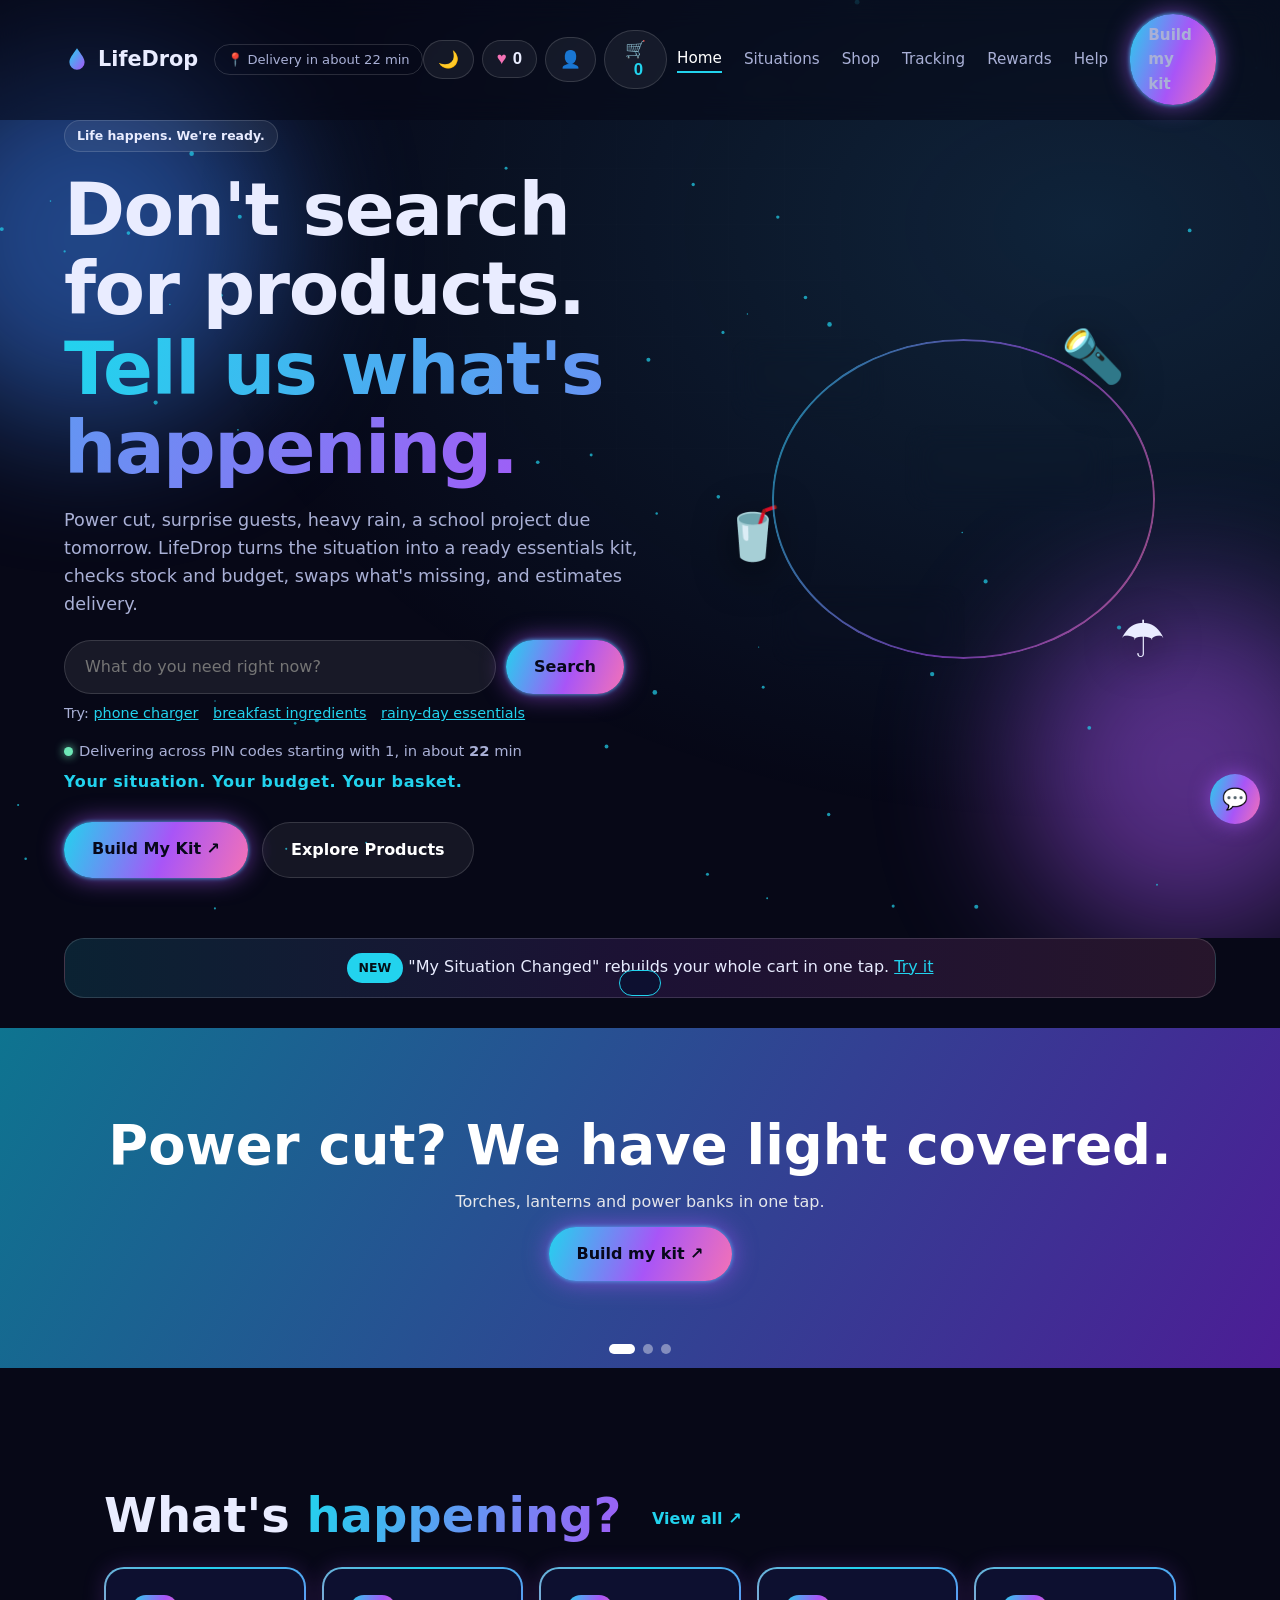
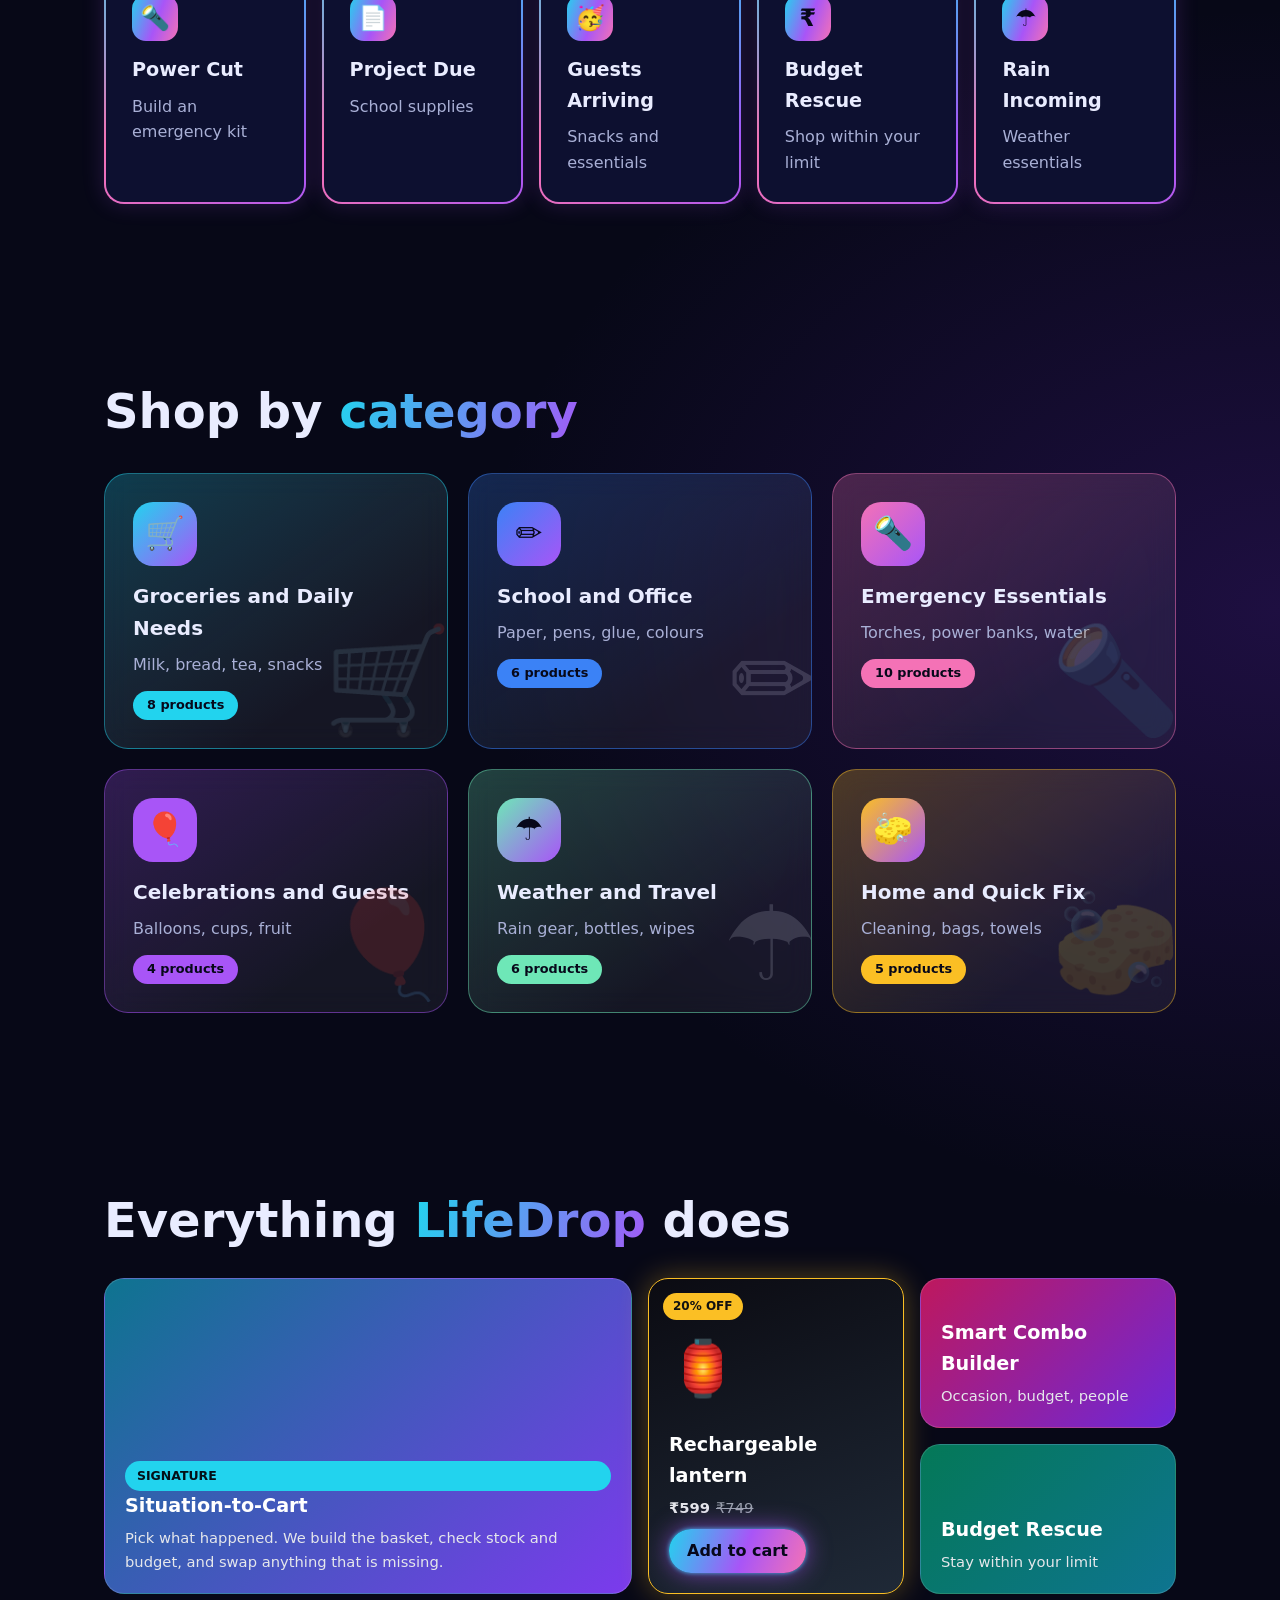
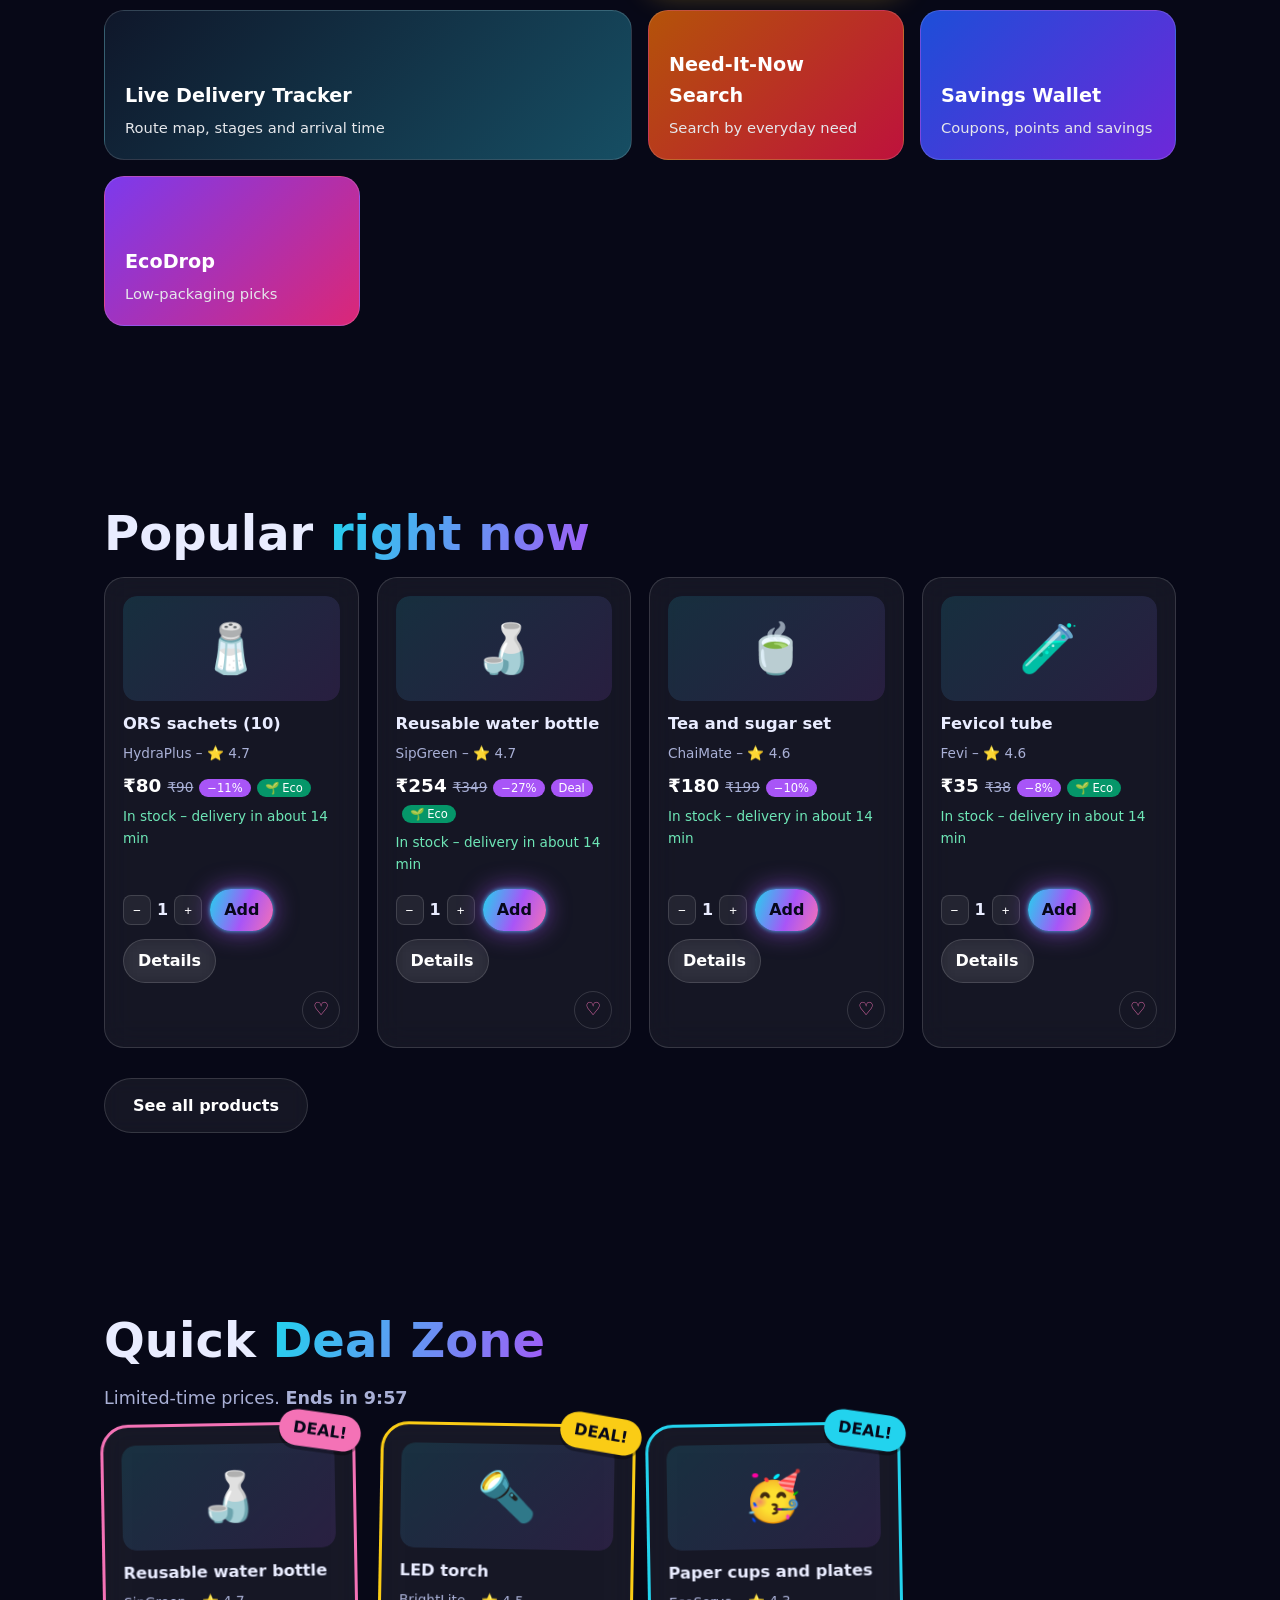
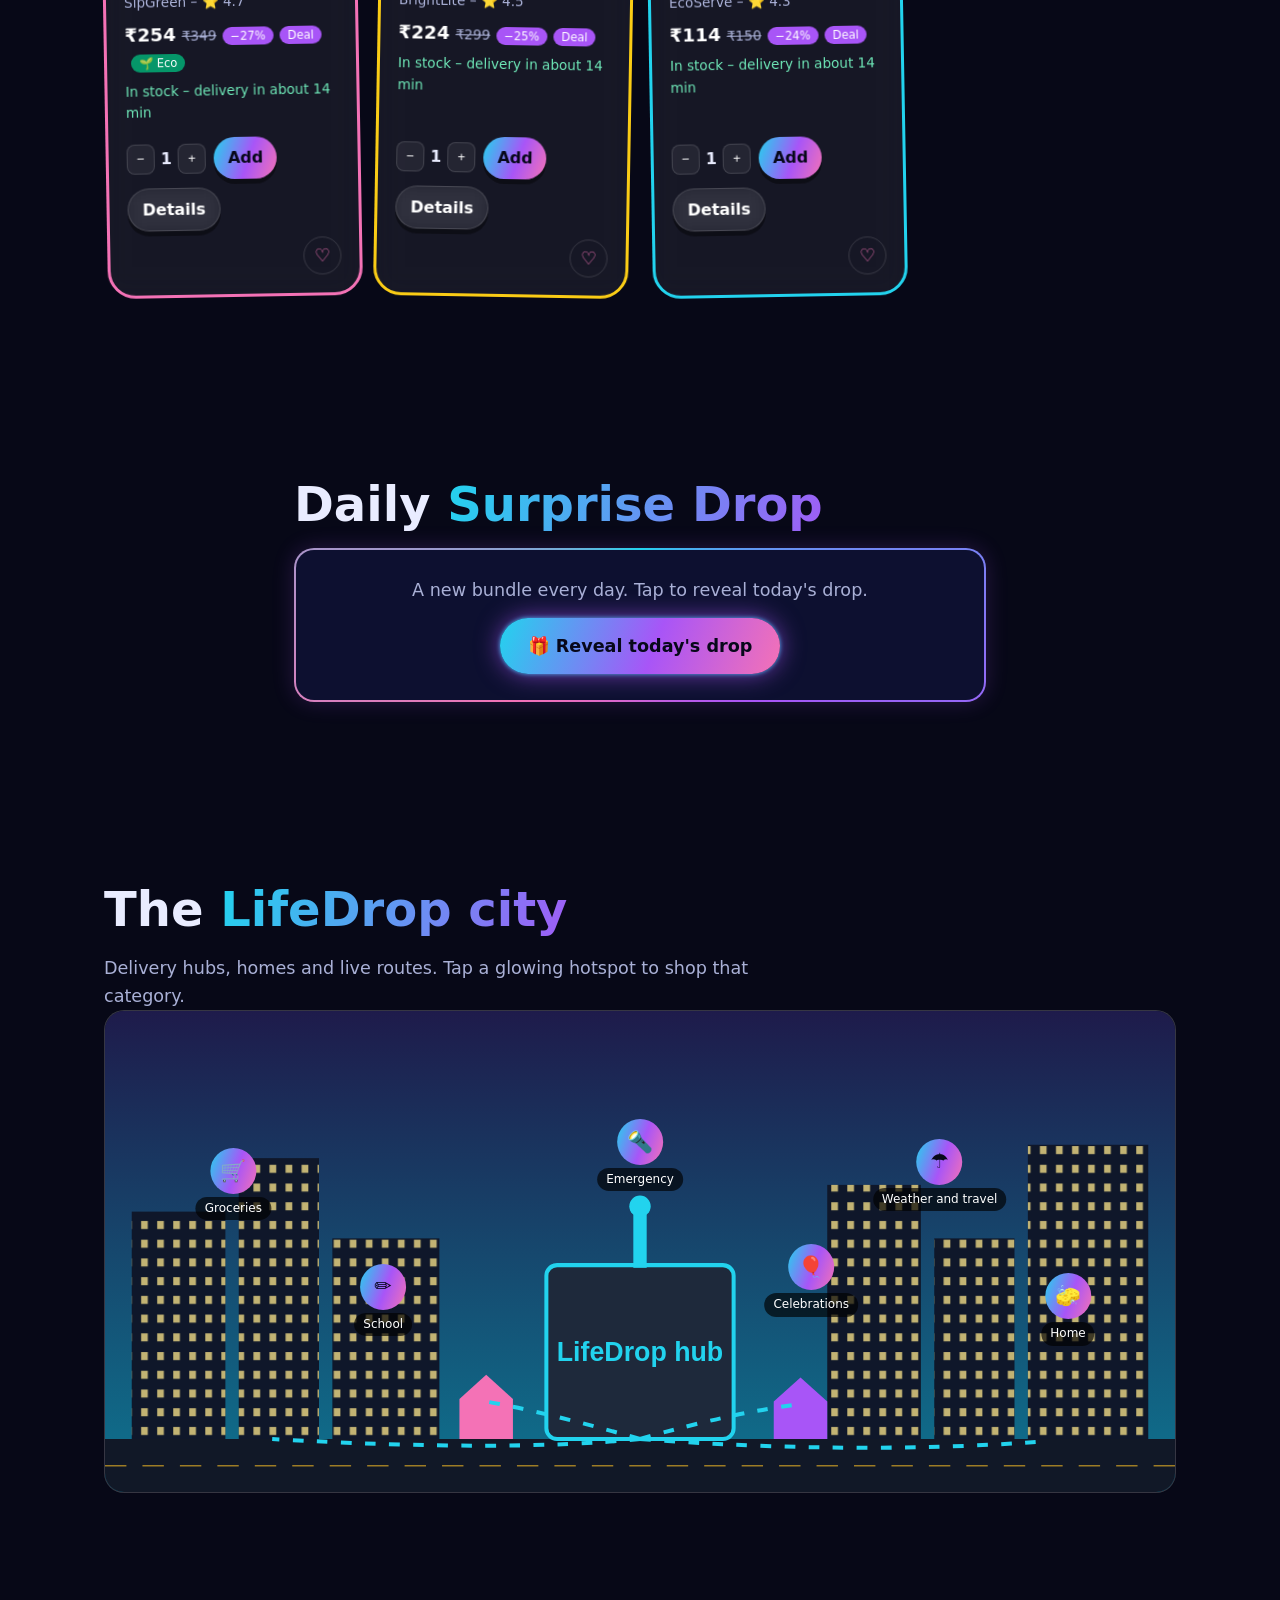
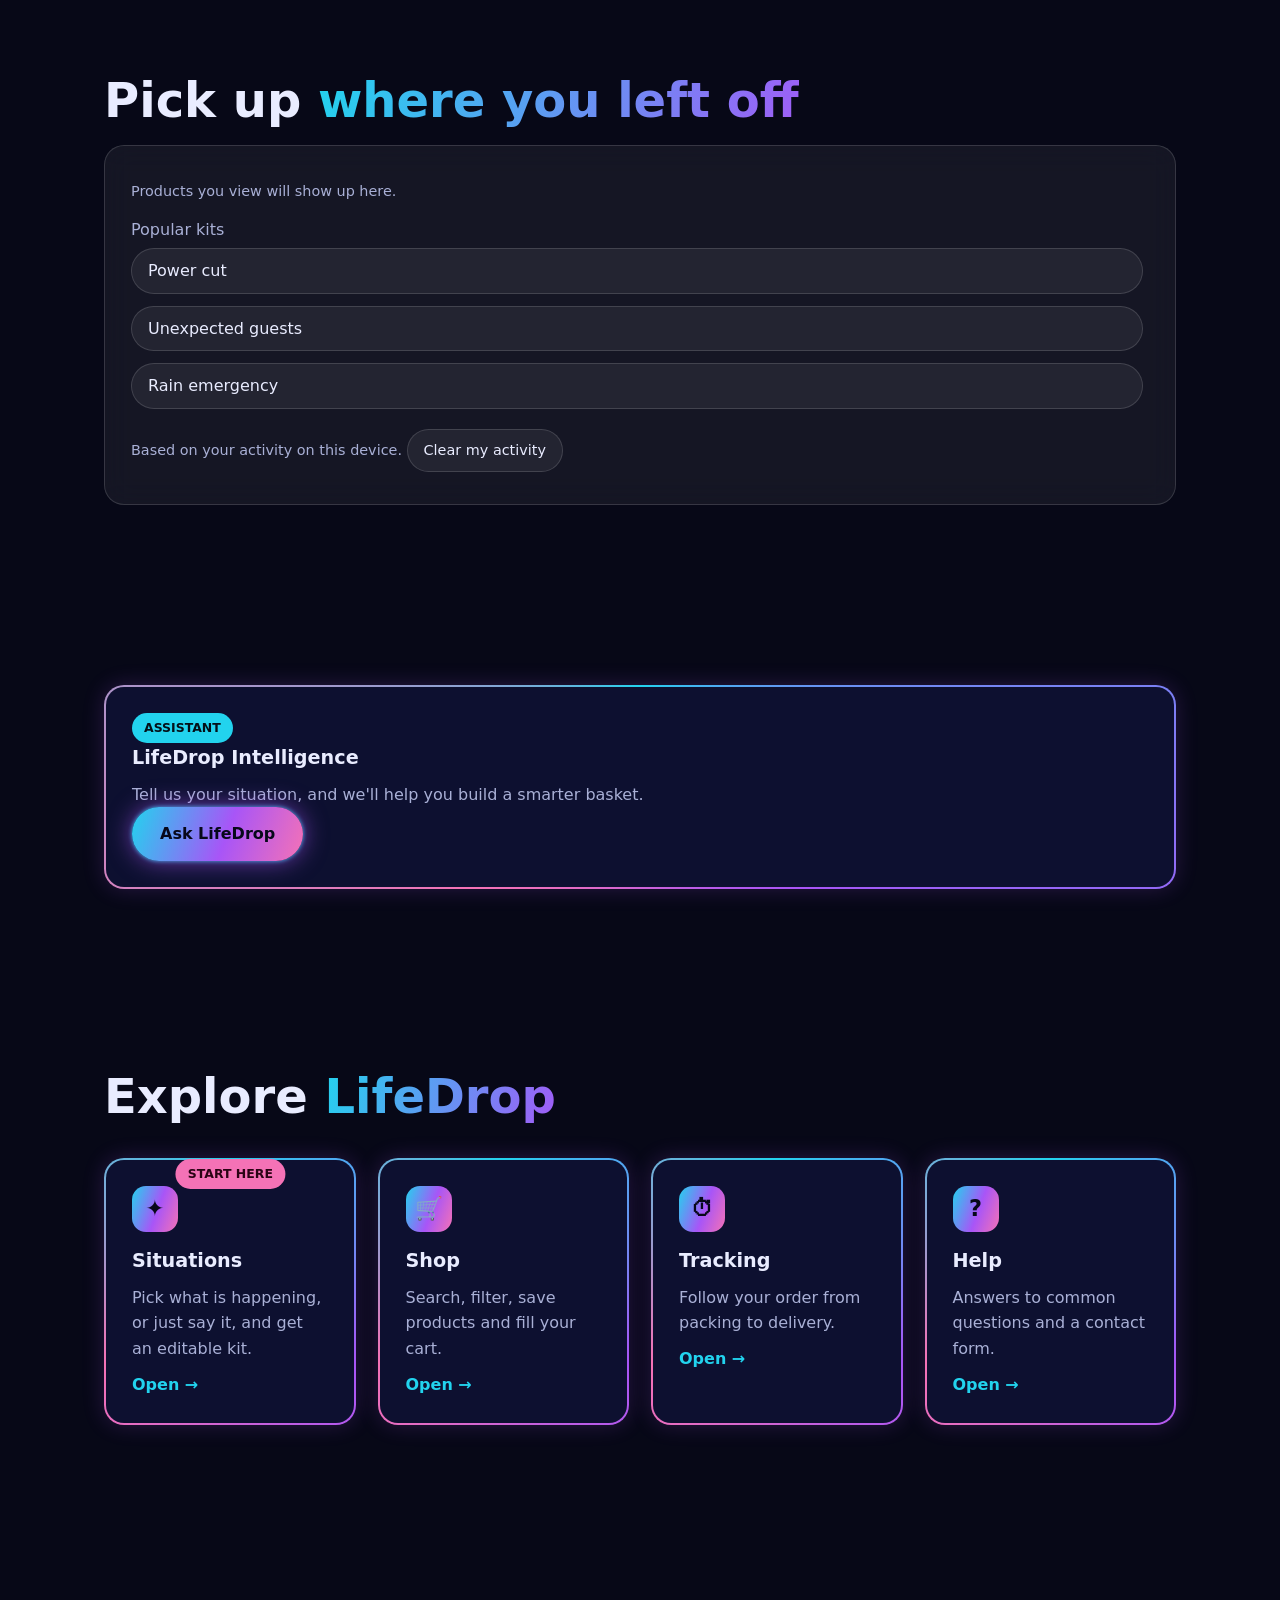
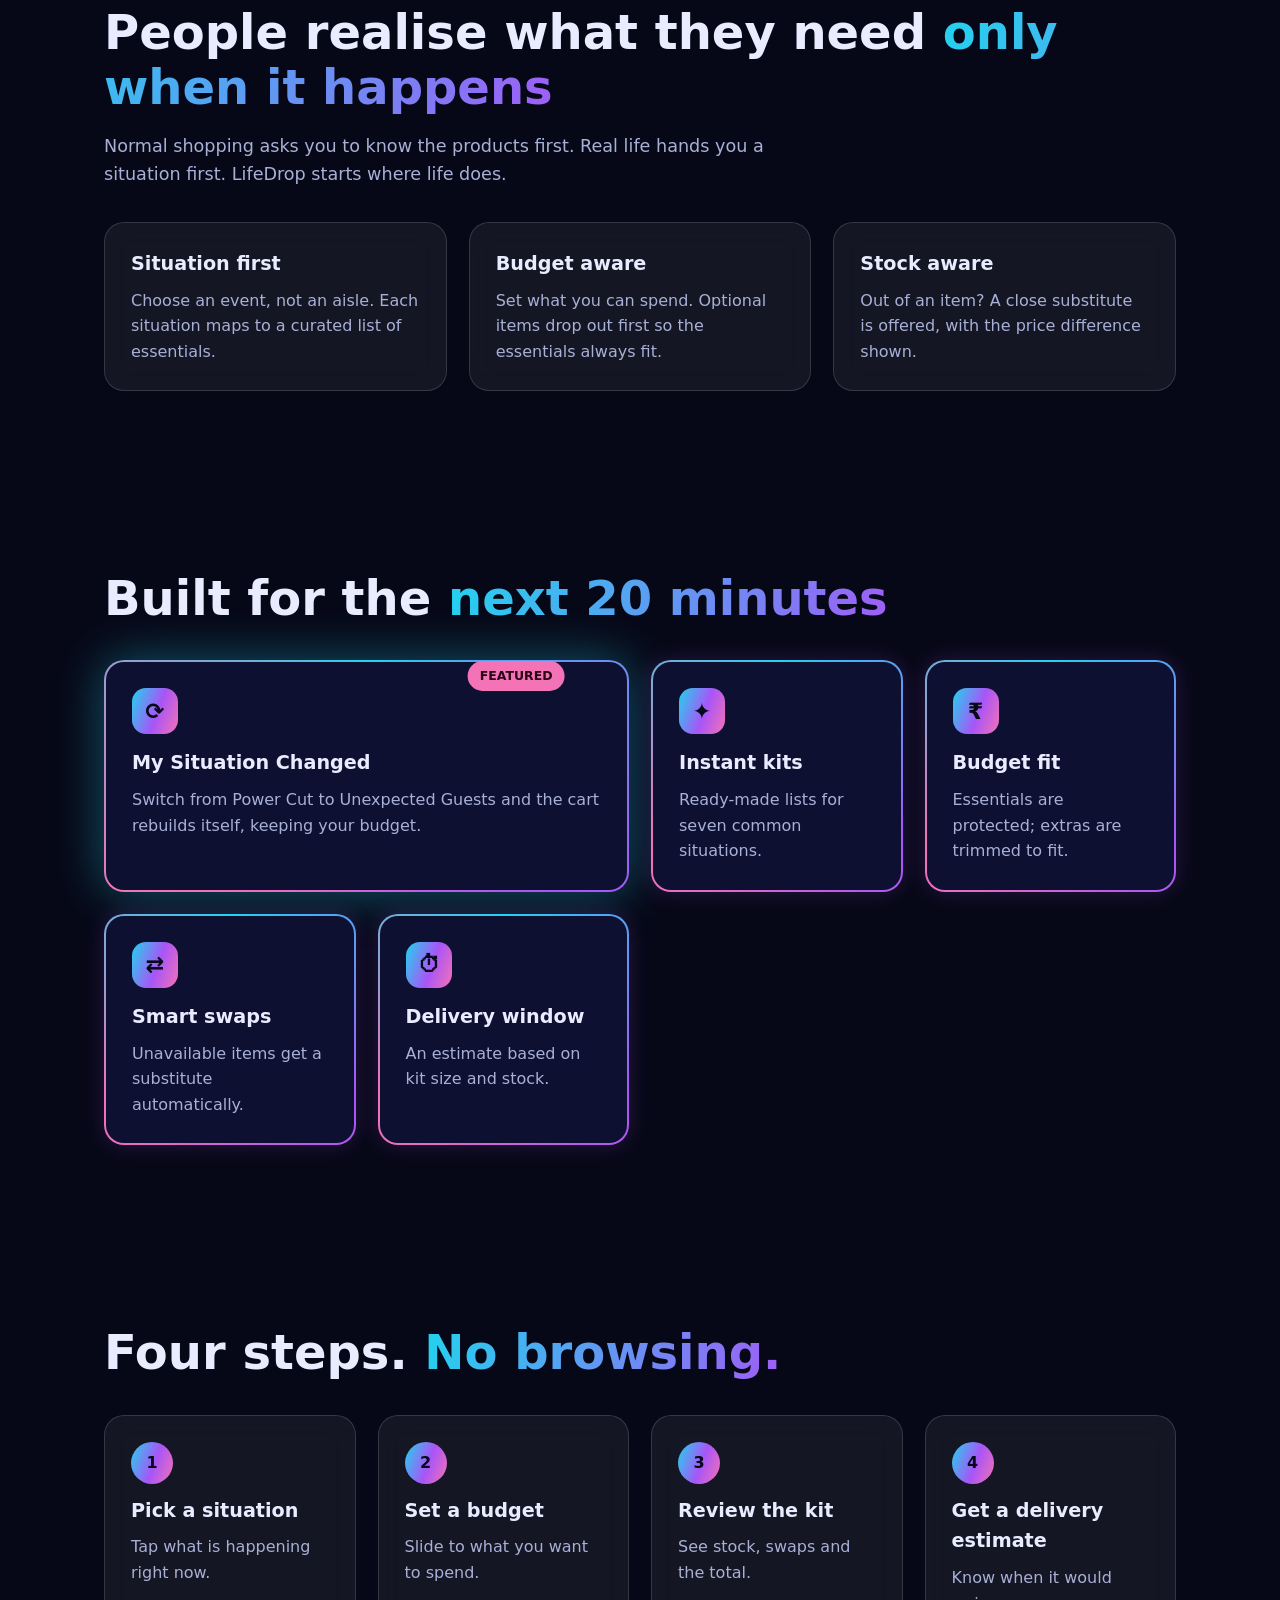
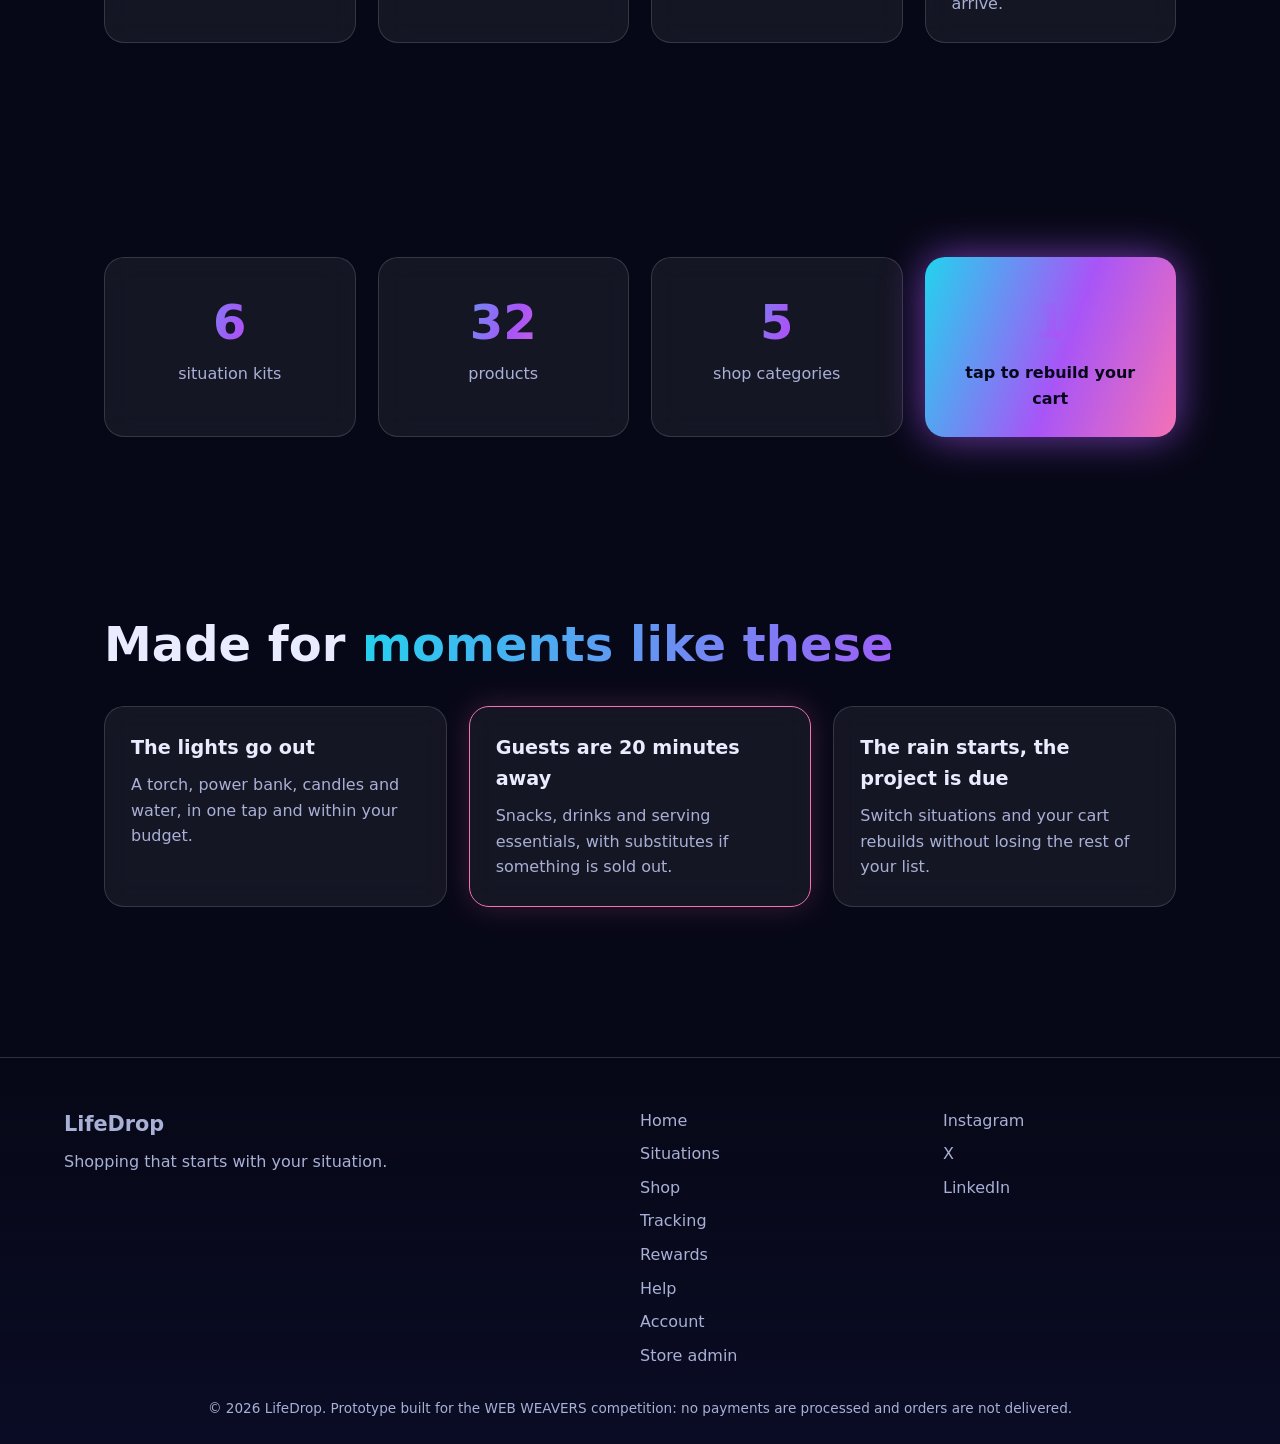
<file: index.html>
<!DOCTYPE html>
<html lang="en">
<head>
<meta charset="UTF-8">
<meta name="viewport" content="width=device-width, initial-scale=1">
<title>Shopping that starts with your situation – LifeDrop</title>
<meta name="description" content="Pick what's happening. LifeDrop builds the kit.">
<link rel="stylesheet" href="style.css">
<script>try{var t=JSON.parse(localStorage.getItem("ld_theme")||'"dark"');if(t!=="dark"){var r=document.documentElement;r.dataset.theme="light";r.dataset.skin=t}}catch(e){}</script>
</head>
<body>
<div class="glow-cursor" aria-hidden="true"></div>
<a class="skip" href="#main">Skip to content</a>

<!-- NAVIGATION -->
<header class="nav" id="nav">
  <a href="index.html" class="logo"><svg width="26" height="26" viewBox="0 0 24 24" aria-hidden="true"><path d="M12 2C8 8 5 11 5 15a7 7 0 0014 0c0-4-3-7-7-13z" fill="url(#g)"/><defs><linearGradient id="g" x1="0" y1="0" x2="1" y2="1"><stop stop-color="#22d3ee"/><stop offset="1" stop-color="#a855f7"/></linearGradient></defs></svg>LifeDrop</a>
  <span class="nav-eta" id="navEta"></span>
  <button class="cart-btn" id="themeBtn" type="button" aria-label="Switch theme">☀️</button>
  <button class="cart-btn" id="favBtn" type="button" aria-label="Open favourites">♥<span id="favCount">0</span></button>
  <a class="cart-btn" id="acctBtn" href="account.html" aria-label="Your account">👤</a>
  <button class="cart-btn" id="cartBtn" type="button" aria-label="Open cart">🛒<span id="cartCount">0</span></button>
  <button class="menu-btn" id="menuBtn" aria-label="Open menu" aria-expanded="false" aria-controls="links"><span></span><span></span><span></span></button>
  <nav class="links" id="links">
    <a href="index.html">Home</a><a href="situations.html">Situations</a><a href="shop.html">Shop</a><a href="tracking.html">Tracking</a><a href="rewards.html">Rewards</a><a href="help.html">Help</a>
    <a href="situations.html" class="btn btn-glow small">Build my kit</a>
  </nav>
</header>

<main id="main">
<!-- HERO -->
<section class="hero" id="home">
  <div class="orb o1"></div><div class="orb o2"></div><canvas id="particles" aria-hidden="true"></canvas>
  <div class="hero-text">
    <span class="badge pulse">Life happens. We're ready.</span>
    <h1>Don't search for products. <span class="grad">Tell us what's happening.</span></h1>
    <p class="sub">Power cut, surprise guests, heavy rain, a school project due tomorrow. LifeDrop turns the situation into a ready essentials kit, checks stock and budget, swaps what's missing, and estimates delivery.</p>
    <form class="hero-search" id="heroSearch" role="search"><label class="sr" for="heroQ">What do you need right now?</label><input id="heroQ" placeholder="What do you need right now?" autocomplete="off"><button class="btn btn-glow" type="submit">Search</button></form>
    <p class="hint need-chips">Try: <a href="shop.html?q=phone%20charger">phone charger</a> <a href="shop.html?q=breakfast%20ingredients">breakfast ingredients</a> <a href="shop.html?q=rainy-day%20essentials">rainy-day essentials</a></p>
    <p class="hero-meta"><span class="live-dot" aria-hidden="true"></span>Delivering across PIN codes starting with 1, in about <b id="heroEta">20</b> min</p>
    <p class="tagline">Your situation. Your budget. Your basket.</p>
    <div class="cta-row">
      <a href="situations.html" class="btn btn-glow">Build My Kit ↗</a>
      <a href="shop.html" class="btn btn-ghost">Explore Products</a>
    </div>
  </div>
  <div class="hero-visual" aria-hidden="true">
    <div class="float-card fc1"><b>Power cut</b><span>9 items · 24 min</span></div>
    <div class="float-card fc2 hot"><b>Situation changed</b><span>Cart rebuilt instantly</span></div>
    <div class="float-card fc3"><b>Guests in 20 min</b><span>Snacks, drinks, ice</span></div>
    <div class="layer l1">🔦</div><div class="layer l2">🥤</div><div class="layer l3">☂️</div>
    <div class="ring"></div>
  </div>
</section>

<!-- ANNOUNCEMENT -->
<div class="banner"><span class="badge new">NEW</span> "My Situation Changed" rebuilds your whole cart in one tap. <a href="situations.html">Try it</a></div>

<section class="cine" id="cine" aria-label="LifeDrop highlights">
  <div class="cine-slide s1"><h2>Power cut? We have light covered.</h2><p>Torches, lanterns and power banks in one tap.</p><a class="btn btn-glow" href="situations.html?s=Power%20cut">Build my kit ↗</a></div>
  <div class="cine-slide s2"><h2>Guests in 20 minutes?</h2><p>Snacks, drinks and cups, within your budget.</p><a class="btn btn-glow" href="situations.html?s=Unexpected%20guests">Prepare in a few clicks ↗</a></div>
  <div class="cine-slide s3"><h2>Rain on the way?</h2><p>Umbrellas, ponchos and towels, ready to go.</p><a class="btn btn-glow" href="situations.html?s=Rain%20emergency">Get weather ready ↗</a></div>
  <div class="cine-dots"><button type="button" aria-label="Show slide 1"></button><button type="button" aria-label="Show slide 2"></button><button type="button" aria-label="Show slide 3"></button></div>
</section>

<section class="section" id="what-happened">
  <h2 class="reveal">What's <span class="grad">happening?</span> <a class="view-all" href="situations.html">View all ↗</a></h2>
  <div class="tiles">
    <a class="card neon tile reveal" href="situations.html?s=Power%20cut"><div class="icon">🔦</div><h3>Power Cut</h3><p>Build an emergency kit</p></a>
    <a class="card neon tile reveal" href="situations.html?s=School%20project%20rescue"><div class="icon">📄</div><h3>Project Due</h3><p>School supplies</p></a>
    <a class="card neon tile reveal" href="situations.html?s=Unexpected%20guests"><div class="icon">🥳</div><h3>Guests Arriving</h3><p>Snacks and essentials</p></a>
    <a class="card neon tile reveal" href="#" data-open-budget><div class="icon">₹</div><h3>Budget Rescue</h3><p>Shop within your limit</p></a>
    <a class="card neon tile reveal" href="situations.html?s=Rain%20emergency"><div class="icon">☂️</div><h3>Rain Incoming</h3><p>Weather essentials</p></a>
  </div>
</section>

<section class="section" id="categories">
  <h2 class="reveal">Shop by <span class="grad">category</span></h2>
  <div class="grid features">
    <a class="card glass catcard reveal" data-emoji="🛒" style="--c:#22d3ee" href="shop.html?cat=Groceries"><div class="icon">🛒</div><h3>Groceries and Daily Needs</h3><p>Milk, bread, tea, snacks</p><span class="cnt" data-cat="Groceries"></span></a>
    <a class="card glass catcard reveal" data-emoji="✏️" style="--c:#3b82f6" href="shop.html?cat=School"><div class="icon">✏️</div><h3>School and Office</h3><p>Paper, pens, glue, colours</p><span class="cnt" data-cat="School"></span></a>
    <a class="card glass catcard reveal" data-emoji="🔦" style="--c:#f472b6" href="shop.html?cat=Emergency"><div class="icon">🔦</div><h3>Emergency Essentials</h3><p>Torches, power banks, water</p><span class="cnt" data-cat="Emergency"></span></a>
    <a class="card glass catcard reveal" data-emoji="🎈" style="--c:#a855f7" href="shop.html?cat=Celebrations"><div class="icon">🎈</div><h3>Celebrations and Guests</h3><p>Balloons, cups, fruit</p><span class="cnt" data-cat="Celebrations"></span></a>
    <a class="card glass catcard reveal" data-emoji="☂️" style="--c:#6ee7b7" href="shop.html?cat=Travel"><div class="icon">☂️</div><h3>Weather and Travel</h3><p>Rain gear, bottles, wipes</p><span class="cnt" data-cat="Travel"></span></a>
    <a class="card glass catcard reveal" data-emoji="🧽" style="--c:#fbbf24" href="shop.html?cat=Home"><div class="icon">🧽</div><h3>Home and Quick Fix</h3><p>Cleaning, bags, towels</p><span class="cnt" data-cat="Home"></span></a>
  </div>
</section>

<section class="section" id="bento">
  <h2 class="reveal">Everything <span class="grad">LifeDrop</span> does</h2>
  <div class="bento">
    <a class="bt b-big reveal" href="situations.html"><span class="badge new">SIGNATURE</span><h3>Situation-to-Cart</h3><p>Pick what happened. We build the basket, check stock and budget, and swap anything that is missing.</p></a>
    <div class="bt b-feat reveal"><span class="sale" id="featOff">SALE</span><div class="fe" aria-hidden="true">🏮</div><h3>Rechargeable lantern</h3><p><b id="featPrice"></b><s id="featMrp"></s></p><button class="btn btn-glow small" id="featAdd" type="button">Add to cart</button></div>
    <a class="bt b1 reveal" href="situations.html#combo"><h3>Smart Combo Builder</h3><p>Occasion, budget, people</p></a>
    <a class="bt b2 reveal" href="#" data-open-budget><h3>Budget Rescue</h3><p>Stay within your limit</p></a>
    <a class="bt b-wide reveal" href="tracking.html"><h3>Live Delivery Tracker</h3><p>Route map, stages and arrival time</p></a>
    <a class="bt b3 reveal" href="shop.html?q=phone%20charger"><h3>Need-It-Now Search</h3><p>Search by everyday need</p></a>
    <a class="bt b4 reveal" href="rewards.html"><h3>Savings Wallet</h3><p>Coupons, points and savings</p></a>
    <a class="bt b5 reveal" href="rewards.html"><h3>EcoDrop</h3><p>Low-packaging picks</p></a>
  </div>
</section>

<section class="section" id="popular-now">
  <h2 class="reveal">Popular <span class="grad">right now</span></h2>
  <div class="products" id="popular"></div>
  <div class="next-row" style="padding:20px 0 0"><a class="btn btn-ghost" href="shop.html">See all products</a></div>
</section>

<section class="section" id="deal-zone">
  <h2 class="reveal">Quick <span class="grad">Deal Zone</span></h2>
  <p class="lead reveal">Limited-time prices. <b id="dealTimer"></b></p>
  <div class="products" id="dealZone"></div>
</section>

<section class="section narrow" id="surprise">
  <h2 class="reveal">Daily <span class="grad">Surprise Drop</span></h2>
  <div class="card neon surprise reveal">
    <p class="lead" style="margin:0 auto 14px">A new bundle every day. Tap to reveal today's drop.</p>
    <button class="btn btn-glow" id="dropBtn" type="button">🎁 Reveal today's drop</button>
    <div id="dropBody" hidden></div>
  </div>
</section>

<section class="section" id="city">
  <h2 class="reveal">The <span class="grad">LifeDrop city</span></h2>
  <p class="lead reveal">Delivery hubs, homes and live routes. Tap a glowing hotspot to shop that category.</p>
  <div class="city card glass reveal">
    <svg viewBox="0 0 800 360" role="img" aria-label="Illustrated LifeDrop city with delivery hubs, homes and routes">
      <defs><linearGradient id="sky" x1="0" y1="0" x2="0" y2="1"><stop offset="0" stop-color="#1e1b4b"/><stop offset="1" stop-color="#0e7490"/></linearGradient>
      <pattern id="win" width="12" height="14" patternUnits="userSpaceOnUse"><rect x="3" y="3" width="5" height="6" fill="#fde68a" opacity=".75"/></pattern></defs>
      <rect width="800" height="360" fill="url(#sky)"/>
      <g fill="#0f172a"><rect x="20" y="150" width="70" height="170"/><rect x="100" y="110" width="60" height="210"/><rect x="170" y="170" width="80" height="150"/><rect x="540" y="130" width="70" height="190"/><rect x="620" y="170" width="60" height="150"/><rect x="690" y="100" width="90" height="220"/></g>
      <g fill="url(#win)"><rect x="20" y="150" width="70" height="170"/><rect x="100" y="110" width="60" height="210"/><rect x="170" y="170" width="80" height="150"/><rect x="540" y="130" width="70" height="190"/><rect x="620" y="170" width="60" height="150"/><rect x="690" y="100" width="90" height="220"/></g>
      <rect x="0" y="320" width="800" height="40" fill="#111827"/><path d="M0 340H800" stroke="#fbbf24" stroke-dasharray="16 12" opacity=".6"/>
      <g><rect x="330" y="190" width="140" height="130" rx="8" fill="#1e293b" stroke="#22d3ee" stroke-width="3"/><rect x="395" y="150" width="10" height="42" fill="#22d3ee"/><circle cx="400" cy="146" r="8" fill="#22d3ee"/><text x="400" y="262" font-size="20" font-weight="700" fill="#22d3ee" text-anchor="middle" font-family="Segoe UI,Arial,sans-serif">LifeDrop hub</text></g>
      <g fill="#f472b6"><polygon points="265,320 265,290 285,272 305,290 305,320"/><polygon points="500,320 500,292 520,274 540,292 540,320" fill="#a855f7"/></g>
      <path class="city-route" d="M400 320 Q330 300 285 292"/><path class="city-route" d="M400 320 Q470 300 520 294"/><path class="city-route" d="M400 320 Q300 330 125 320"/><path class="city-route" d="M400 320 Q560 332 700 322"/>
    </svg>
    <a class="hot" style="left:12%;top:36%" href="shop.html?cat=Groceries"><i>🛒</i><span>Groceries</span></a>
    <a class="hot" style="left:26%;top:60%" href="shop.html?cat=School"><i>✏️</i><span>School</span></a>
    <a class="hot" style="left:50%;top:30%" href="shop.html?cat=Emergency"><i>🔦</i><span>Emergency</span></a>
    <a class="hot" style="left:66%;top:56%" href="shop.html?cat=Celebrations"><i>🎈</i><span>Celebrations</span></a>
    <a class="hot" style="left:78%;top:34%" href="shop.html?cat=Travel"><i>☂️</i><span>Weather and travel</span></a>
    <a class="hot" style="left:90%;top:62%" href="shop.html?cat=Home"><i>🧽</i><span>Home</span></a>
  </div>
</section>

<section class="section" id="for-you-section">
  <h2 class="reveal">Pick up <span class="grad">where you left off</span></h2>
  <div class="card glass for-you reveal" id="forYou"></div>
</section>

<section class="section" id="assistant">
  <div class="card neon reveal"><span class="badge new">ASSISTANT</span><h3>LifeDrop Intelligence</h3><p>Tell us your situation, and we'll help you build a smarter basket.</p><p><button class="btn btn-glow" type="button" data-open-bot>Ask LifeDrop</button></p></div>
</section>

<section class="section" id="explore">
  <h2 class="reveal">Explore <span class="grad">LifeDrop</span></h2>
  <div class="grid features">
    <a class="card neon explore reveal" href="situations.html"><span class="badge hot">START HERE</span><div class="icon">✦</div><h3>Situations</h3><p>Pick what is happening, or just say it, and get an editable kit.</p><span class="go">Open →</span></a>
    <a class="card neon explore reveal" href="shop.html"><div class="icon">🛒</div><h3>Shop</h3><p>Search, filter, save products and fill your cart.</p><span class="go">Open →</span></a>
    <a class="card neon explore reveal" href="tracking.html"><div class="icon">⏱</div><h3>Tracking</h3><p>Follow your order from packing to delivery.</p><span class="go">Open →</span></a>
    <a class="card neon explore reveal" href="help.html"><div class="icon">?</div><h3>Help</h3><p>Answers to common questions and a contact form.</p><span class="go">Open →</span></a>
  </div>
</section>
<!-- ABOUT -->
<section class="section" id="about">
  <h2 class="reveal">People realise what they need <span class="grad">only when it happens</span></h2>
  <p class="lead reveal">Normal shopping asks you to know the products first. Real life hands you a situation first. LifeDrop starts where life does.</p>
  <div class="grid three">
    <article class="card glass reveal"><h3>Situation first</h3><p>Choose an event, not an aisle. Each situation maps to a curated list of essentials.</p></article>
    <article class="card glass reveal"><h3>Budget aware</h3><p>Set what you can spend. Optional items drop out first so the essentials always fit.</p></article>
    <article class="card glass reveal"><h3>Stock aware</h3><p>Out of an item? A close substitute is offered, with the price difference shown.</p></article>
  </div>
</section>

<!-- FEATURES -->
<section class="section" id="features">
  <h2 class="reveal">Built for the <span class="grad">next 20 minutes</span></h2>
  <div class="grid features">
    <article class="card neon featured reveal"><span class="badge hot">FEATURED</span><div class="icon">⟳</div><h3>My Situation Changed</h3><p>Switch from Power Cut to Unexpected Guests and the cart rebuilds itself, keeping your budget.</p></article>
    <article class="card neon reveal"><div class="icon">✦</div><h3>Instant kits</h3><p>Ready-made lists for seven common situations.</p></article>
    <article class="card neon reveal"><div class="icon">₹</div><h3>Budget fit</h3><p>Essentials are protected; extras are trimmed to fit.</p></article>
    <article class="card neon reveal"><div class="icon">⇄</div><h3>Smart swaps</h3><p>Unavailable items get a substitute automatically.</p></article>
    <article class="card neon reveal"><div class="icon">⏱</div><h3>Delivery window</h3><p>An estimate based on kit size and stock.</p></article>
  </div>
</section>

<!-- HOW IT WORKS -->
<section class="section" id="how">
  <h2 class="reveal">Four steps. <span class="grad">No browsing.</span></h2>
  <ol class="steps">
    <li class="card glass reveal"><span class="num">1</span><h3>Pick a situation</h3><p>Tap what is happening right now.</p></li>
    <li class="card glass reveal"><span class="num">2</span><h3>Set a budget</h3><p>Slide to what you want to spend.</p></li>
    <li class="card glass reveal"><span class="num">3</span><h3>Review the kit</h3><p>See stock, swaps and the total.</p></li>
    <li class="card glass reveal"><span class="num">4</span><h3>Get a delivery estimate</h3><p>Know when it would arrive.</p></li>
  </ol>
</section>

<!-- STATS -->
<section class="section" id="stats">
  <div class="grid four">
    <div class="card stat glass reveal"><strong data-count="7">0</strong><span>situation kits</span></div>
    <div class="card stat glass reveal"><strong data-count="39">0</strong><span>products</span></div>
    <div class="card stat glass reveal"><strong data-count="6">0</strong><span>shop categories</span></div>
    <div class="card stat hotbox reveal"><strong data-count="1">0</strong><span>tap to rebuild your cart</span></div>
  </div>
</section>

<!-- STORIES -->
<section class="section" id="stories">
  <h2 class="reveal">Made for <span class="grad">moments like these</span></h2>
  <div class="grid three">
    <article class="card glass reveal"><h3>The lights go out</h3><p>A torch, power bank, candles and water, in one tap and within your budget.</p></article>
    <article class="card glass featured-quote reveal"><h3>Guests are 20 minutes away</h3><p>Snacks, drinks and serving essentials, with substitutes if something is sold out.</p></article>
    <article class="card glass reveal"><h3>The rain starts, the project is due</h3><p>Switch situations and your cart rebuilds without losing the rest of your list.</p></article>
  </div>
</section>

</main>

<footer class="footer">
  <div class="foot-grid">
    <div><a href="index.html" class="logo">LifeDrop</a><p>Shopping that starts with your situation.</p></div>
    <nav aria-label="Footer"><a href="index.html">Home</a><a href="situations.html">Situations</a><a href="shop.html">Shop</a><a href="tracking.html">Tracking</a><a href="rewards.html">Rewards</a><a href="help.html">Help</a><a href="account.html">Account</a><a href="admin.html">Store admin</a></nav>
    <nav aria-label="Social"><a href="#" data-social="Instagram">Instagram</a><a href="#" data-social="X">X</a><a href="#" data-social="LinkedIn">LinkedIn</a></nav>
  </div>
  <p class="copy">© 2026 LifeDrop. Prototype built for the WEB WEAVERS competition: no payments are processed and orders are not delivered.</p>
</footer>

<button class="to-top" id="toTop" aria-label="Back to top">↑</button>
<div class="overlay" id="overlay" hidden></div>
<aside class="drawer" id="drawer" aria-hidden="true" aria-label="Your cart">
  <div class="drawer-head"><h3>Your cart</h3><button class="icon-btn" id="closeCart" type="button" aria-label="Close cart">✕</button></div>
  <ul class="cart-list" id="cartList"></ul>
  <div class="cart-foot">
    <div class="row"><label for="cartBudget">Budget</label><input id="cartBudget" type="number" min="50" step="10" placeholder="Max spend ₹"><button id="rescueBtn" class="btn btn-ghost small" type="button">Budget Rescue</button></div>
    <div class="row"><label for="coupon">Coupon</label><input id="coupon" placeholder="LIFE10 or FREEDEL"><button id="couponBtn" class="btn btn-ghost small" type="button">Apply</button></div>
    <p class="hint" id="cartNote"></p>
    <div class="free-bar"><div class="fb"><i id="fbFill"></i></div><p id="fbText"></p></div>
    <dl class="sum"><dt>Subtotal</dt><dd id="sSub">₹0</dd><dt>Discount</dt><dd id="sDisc">₹0</dd><dt>You save</dt><dd id="sSave">₹0</dd><dt>Delivery</dt><dd id="sDel">₹0</dd><dt class="big">Total</dt><dd class="big" id="sTot">₹0</dd></dl>
    <p class="hint" id="green"></p>
    <p class="hint" id="cartEta"></p>
    <button class="btn btn-glow" id="checkoutBtn" type="button">Checkout</button>
  </div>
</aside>

<dialog id="favs" aria-label="Your favourites"><button class="icon-btn close" data-close type="button" aria-label="Close">✕</button><h3>Your favourites</h3><ul class="favlist" id="favList"></ul></dialog>

<dialog id="pdp" aria-label="Product details"><button class="icon-btn close" data-close type="button" aria-label="Close">✕</button><div id="pdpBody"></div></dialog>

<dialog id="co" aria-label="Checkout">
  <button class="icon-btn close" data-close type="button" aria-label="Close">✕</button>
  <form id="coForm" class="form" novalidate>
    <ol class="steps-bar" id="coSteps"><li class="done">Cart</li><li class="now">Details</li><li>Confirmed</li></ol>
    <h3>Checkout</h3>
    <p id="coSummary" class="hint"></p>
    <ul class="plain sumlist" id="coItems"></ul>
    <label for="coName">Name</label><input id="coName" autocomplete="name"><small class="err" id="coNameErr"></small>
    <label for="coPin">PIN code</label><input id="coPin" inputmode="numeric" maxlength="6" autocomplete="postal-code"><small class="err" id="coPinErr"></small>
    <label for="coAddr">Address</label><textarea id="coAddr" rows="2"></textarea><small class="err" id="coAddrErr"></small>
    <label for="coSlot">Delivery slot</label><select id="coSlot"><option>As soon as possible</option><option>Within 1 hour</option><option>Evening, 6-8 pm</option></select>
    <label for="coPay">Payment method</label><select id="coPay"><option>UPI</option><option>Card</option><option>Cash on delivery</option></select>
    <button class="btn btn-glow" type="submit">Place order</button>
  </form>
  <div id="coDone" style="display:none"><div class="check" aria-hidden="true">✓</div><h3>Order placed!</h3><p id="coDoneTxt"></p><p class="hint">Taking you to order tracking…</p></div>
</dialog>

<nav class="bottom-nav" aria-label="Quick navigation"><a href="index.html"><span aria-hidden="true">🏠</span>Home</a><a href="situations.html"><span aria-hidden="true">✦</span>Kits</a><a href="shop.html"><span aria-hidden="true">🛍️</span>Shop</a><button type="button" id="bnCart"><span aria-hidden="true">🛒</span>Cart <b id="bnCount">0</b></button><a href="account.html"><span aria-hidden="true">👤</span>Account</a></nav>
<button class="bot-btn" id="botBtn" type="button" aria-label="Open the LifeDrop assistant" aria-expanded="false">💬</button>
<section class="bot" id="bot" hidden aria-label="LifeDrop assistant"><div class="bot-head"><b>LifeDrop assistant</b><span class="viz" aria-hidden="true"><i></i><i></i><i></i><i></i></span><button class="icon-btn" id="botClose" type="button" aria-label="Close assistant">✕</button></div><div class="bot-log" id="botLog" role="log" aria-live="polite"></div><div class="bot-chips" id="botChips"></div><form class="bot-form" id="botForm"><label class="sr" for="botIn">Your message</label><input id="botIn" placeholder="e.g. guests arriving in 20 minutes" autocomplete="off"><button class="btn btn-glow small" type="submit">Send</button></form></section>
<div class="toast" id="toast" role="status"></div>
<script src="script.js"></script>
</body>
</html>
</file>
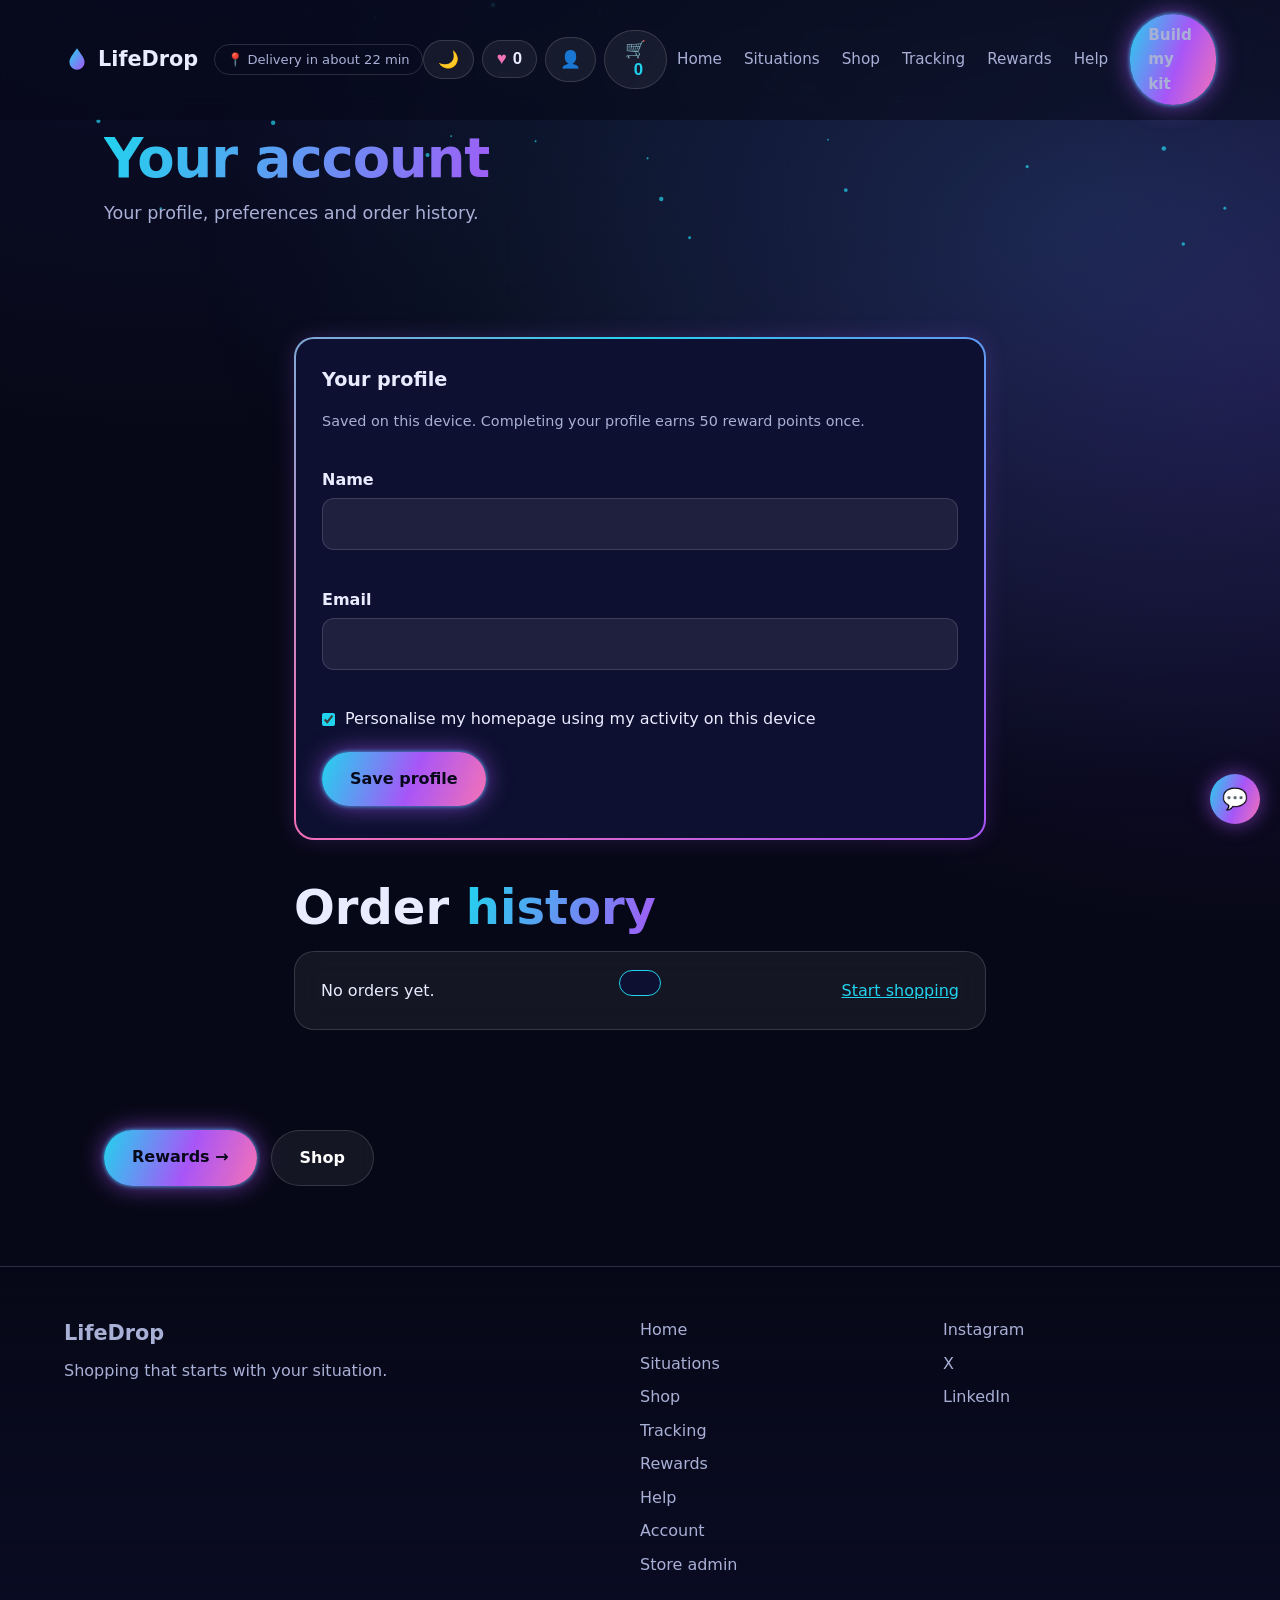
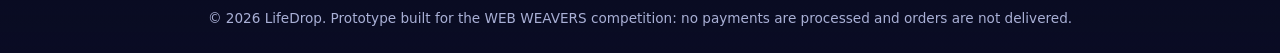
<file: account.html>
<!DOCTYPE html>
<html lang="en">
<head>
<meta charset="UTF-8">
<meta name="viewport" content="width=device-width, initial-scale=1">
<title>Account – LifeDrop</title>
<meta name="description" content="Pick what's happening. LifeDrop builds the kit.">
<link rel="stylesheet" href="style.css">
<script>try{var t=JSON.parse(localStorage.getItem("ld_theme")||'"dark"');if(t!=="dark"){var r=document.documentElement;r.dataset.theme="light";r.dataset.skin=t}}catch(e){}</script>
</head>
<body>
<div class="glow-cursor" aria-hidden="true"></div>
<a class="skip" href="#main">Skip to content</a>

<!-- NAVIGATION -->
<header class="nav" id="nav">
  <a href="index.html" class="logo"><svg width="26" height="26" viewBox="0 0 24 24" aria-hidden="true"><path d="M12 2C8 8 5 11 5 15a7 7 0 0014 0c0-4-3-7-7-13z" fill="url(#g)"/><defs><linearGradient id="g" x1="0" y1="0" x2="1" y2="1"><stop stop-color="#22d3ee"/><stop offset="1" stop-color="#a855f7"/></linearGradient></defs></svg>LifeDrop</a>
  <span class="nav-eta" id="navEta"></span>
  <button class="cart-btn" id="themeBtn" type="button" aria-label="Switch theme">☀️</button>
  <button class="cart-btn" id="favBtn" type="button" aria-label="Open favourites">♥<span id="favCount">0</span></button>
  <a class="cart-btn" id="acctBtn" href="account.html" aria-label="Your account">👤</a>
  <button class="cart-btn" id="cartBtn" type="button" aria-label="Open cart">🛒<span id="cartCount">0</span></button>
  <button class="menu-btn" id="menuBtn" aria-label="Open menu" aria-expanded="false" aria-controls="links"><span></span><span></span><span></span></button>
  <nav class="links" id="links">
    <a href="index.html">Home</a><a href="situations.html">Situations</a><a href="shop.html">Shop</a><a href="tracking.html">Tracking</a><a href="rewards.html">Rewards</a><a href="help.html">Help</a>
    <a href="situations.html" class="btn btn-glow small">Build my kit</a>
  </nav>
</header>

<main id="main">
<section class="page-head"><canvas id="particles" aria-hidden="true"></canvas><h1><span class="grad">Your account</span></h1><p class="lead">Your profile, preferences and order history.</p></section>
<section class="section narrow" id="account">
  <form class="card neon form" id="profileForm" novalidate>
    <h3>Your profile</h3>
    <p class="note">Saved on this device. Completing your profile earns 50 reward points once.</p>
    <label for="pName">Name</label><input id="pName" autocomplete="name"><small class="err" id="pNameErr"></small>
    <label for="pEmail">Email</label><input id="pEmail" type="email" autocomplete="email"><small class="err" id="pEmailErr"></small>
    <label class="chk"><input type="checkbox" id="persOn" checked> Personalise my homepage using my activity on this device</label>
    <button class="btn btn-glow" type="submit">Save profile</button>
    <p class="form-status" id="pStatus" role="status"></p>
  </form>
  <h2 class="reveal" style="margin-top:40px">Order <span class="grad">history</span></h2>
  <ul class="hist" id="orderHist"></ul>
</section>
<div class="next-row"><a class="btn btn-glow" href="rewards.html">Rewards →</a> <a class="btn btn-ghost" href="shop.html">Shop</a></div>
</main>

<footer class="footer">
  <div class="foot-grid">
    <div><a href="index.html" class="logo">LifeDrop</a><p>Shopping that starts with your situation.</p></div>
    <nav aria-label="Footer"><a href="index.html">Home</a><a href="situations.html">Situations</a><a href="shop.html">Shop</a><a href="tracking.html">Tracking</a><a href="rewards.html">Rewards</a><a href="help.html">Help</a><a href="account.html">Account</a><a href="admin.html">Store admin</a></nav>
    <nav aria-label="Social"><a href="#" data-social="Instagram">Instagram</a><a href="#" data-social="X">X</a><a href="#" data-social="LinkedIn">LinkedIn</a></nav>
  </div>
  <p class="copy">© 2026 LifeDrop. Prototype built for the WEB WEAVERS competition: no payments are processed and orders are not delivered.</p>
</footer>

<button class="to-top" id="toTop" aria-label="Back to top">↑</button>
<div class="overlay" id="overlay" hidden></div>
<aside class="drawer" id="drawer" aria-hidden="true" aria-label="Your cart">
  <div class="drawer-head"><h3>Your cart</h3><button class="icon-btn" id="closeCart" type="button" aria-label="Close cart">✕</button></div>
  <ul class="cart-list" id="cartList"></ul>
  <div class="cart-foot">
    <div class="row"><label for="cartBudget">Budget</label><input id="cartBudget" type="number" min="50" step="10" placeholder="Max spend ₹"><button id="rescueBtn" class="btn btn-ghost small" type="button">Budget Rescue</button></div>
    <div class="row"><label for="coupon">Coupon</label><input id="coupon" placeholder="LIFE10 or FREEDEL"><button id="couponBtn" class="btn btn-ghost small" type="button">Apply</button></div>
    <p class="hint" id="cartNote"></p>
    <div class="free-bar"><div class="fb"><i id="fbFill"></i></div><p id="fbText"></p></div>
    <dl class="sum"><dt>Subtotal</dt><dd id="sSub">₹0</dd><dt>Discount</dt><dd id="sDisc">₹0</dd><dt>You save</dt><dd id="sSave">₹0</dd><dt>Delivery</dt><dd id="sDel">₹0</dd><dt class="big">Total</dt><dd class="big" id="sTot">₹0</dd></dl>
    <p class="hint" id="green"></p>
    <p class="hint" id="cartEta"></p>
    <button class="btn btn-glow" id="checkoutBtn" type="button">Checkout</button>
  </div>
</aside>

<dialog id="favs" aria-label="Your favourites"><button class="icon-btn close" data-close type="button" aria-label="Close">✕</button><h3>Your favourites</h3><ul class="favlist" id="favList"></ul></dialog>

<dialog id="pdp" aria-label="Product details"><button class="icon-btn close" data-close type="button" aria-label="Close">✕</button><div id="pdpBody"></div></dialog>

<dialog id="co" aria-label="Checkout">
  <button class="icon-btn close" data-close type="button" aria-label="Close">✕</button>
  <form id="coForm" class="form" novalidate>
    <ol class="steps-bar" id="coSteps"><li class="done">Cart</li><li class="now">Details</li><li>Confirmed</li></ol>
    <h3>Checkout</h3>
    <p id="coSummary" class="hint"></p>
    <ul class="plain sumlist" id="coItems"></ul>
    <label for="coName">Name</label><input id="coName" autocomplete="name"><small class="err" id="coNameErr"></small>
    <label for="coPin">PIN code</label><input id="coPin" inputmode="numeric" maxlength="6" autocomplete="postal-code"><small class="err" id="coPinErr"></small>
    <label for="coAddr">Address</label><textarea id="coAddr" rows="2"></textarea><small class="err" id="coAddrErr"></small>
    <label for="coSlot">Delivery slot</label><select id="coSlot"><option>As soon as possible</option><option>Within 1 hour</option><option>Evening, 6-8 pm</option></select>
    <label for="coPay">Payment method</label><select id="coPay"><option>UPI</option><option>Card</option><option>Cash on delivery</option></select>
    <button class="btn btn-glow" type="submit">Place order</button>
  </form>
  <div id="coDone" style="display:none"><div class="check" aria-hidden="true">✓</div><h3>Order placed!</h3><p id="coDoneTxt"></p><p class="hint">Taking you to order tracking…</p></div>
</dialog>

<nav class="bottom-nav" aria-label="Quick navigation"><a href="index.html"><span aria-hidden="true">🏠</span>Home</a><a href="situations.html"><span aria-hidden="true">✦</span>Kits</a><a href="shop.html"><span aria-hidden="true">🛍️</span>Shop</a><button type="button" id="bnCart"><span aria-hidden="true">🛒</span>Cart <b id="bnCount">0</b></button><a href="account.html"><span aria-hidden="true">👤</span>Account</a></nav>
<button class="bot-btn" id="botBtn" type="button" aria-label="Open the LifeDrop assistant" aria-expanded="false">💬</button>
<section class="bot" id="bot" hidden aria-label="LifeDrop assistant"><div class="bot-head"><b>LifeDrop assistant</b><span class="viz" aria-hidden="true"><i></i><i></i><i></i><i></i></span><button class="icon-btn" id="botClose" type="button" aria-label="Close assistant">✕</button></div><div class="bot-log" id="botLog" role="log" aria-live="polite"></div><div class="bot-chips" id="botChips"></div><form class="bot-form" id="botForm"><label class="sr" for="botIn">Your message</label><input id="botIn" placeholder="e.g. guests arriving in 20 minutes" autocomplete="off"><button class="btn btn-glow small" type="submit">Send</button></form></section>
<div class="toast" id="toast" role="status"></div>
<script src="script.js"></script>
</body>
</html>
</file>
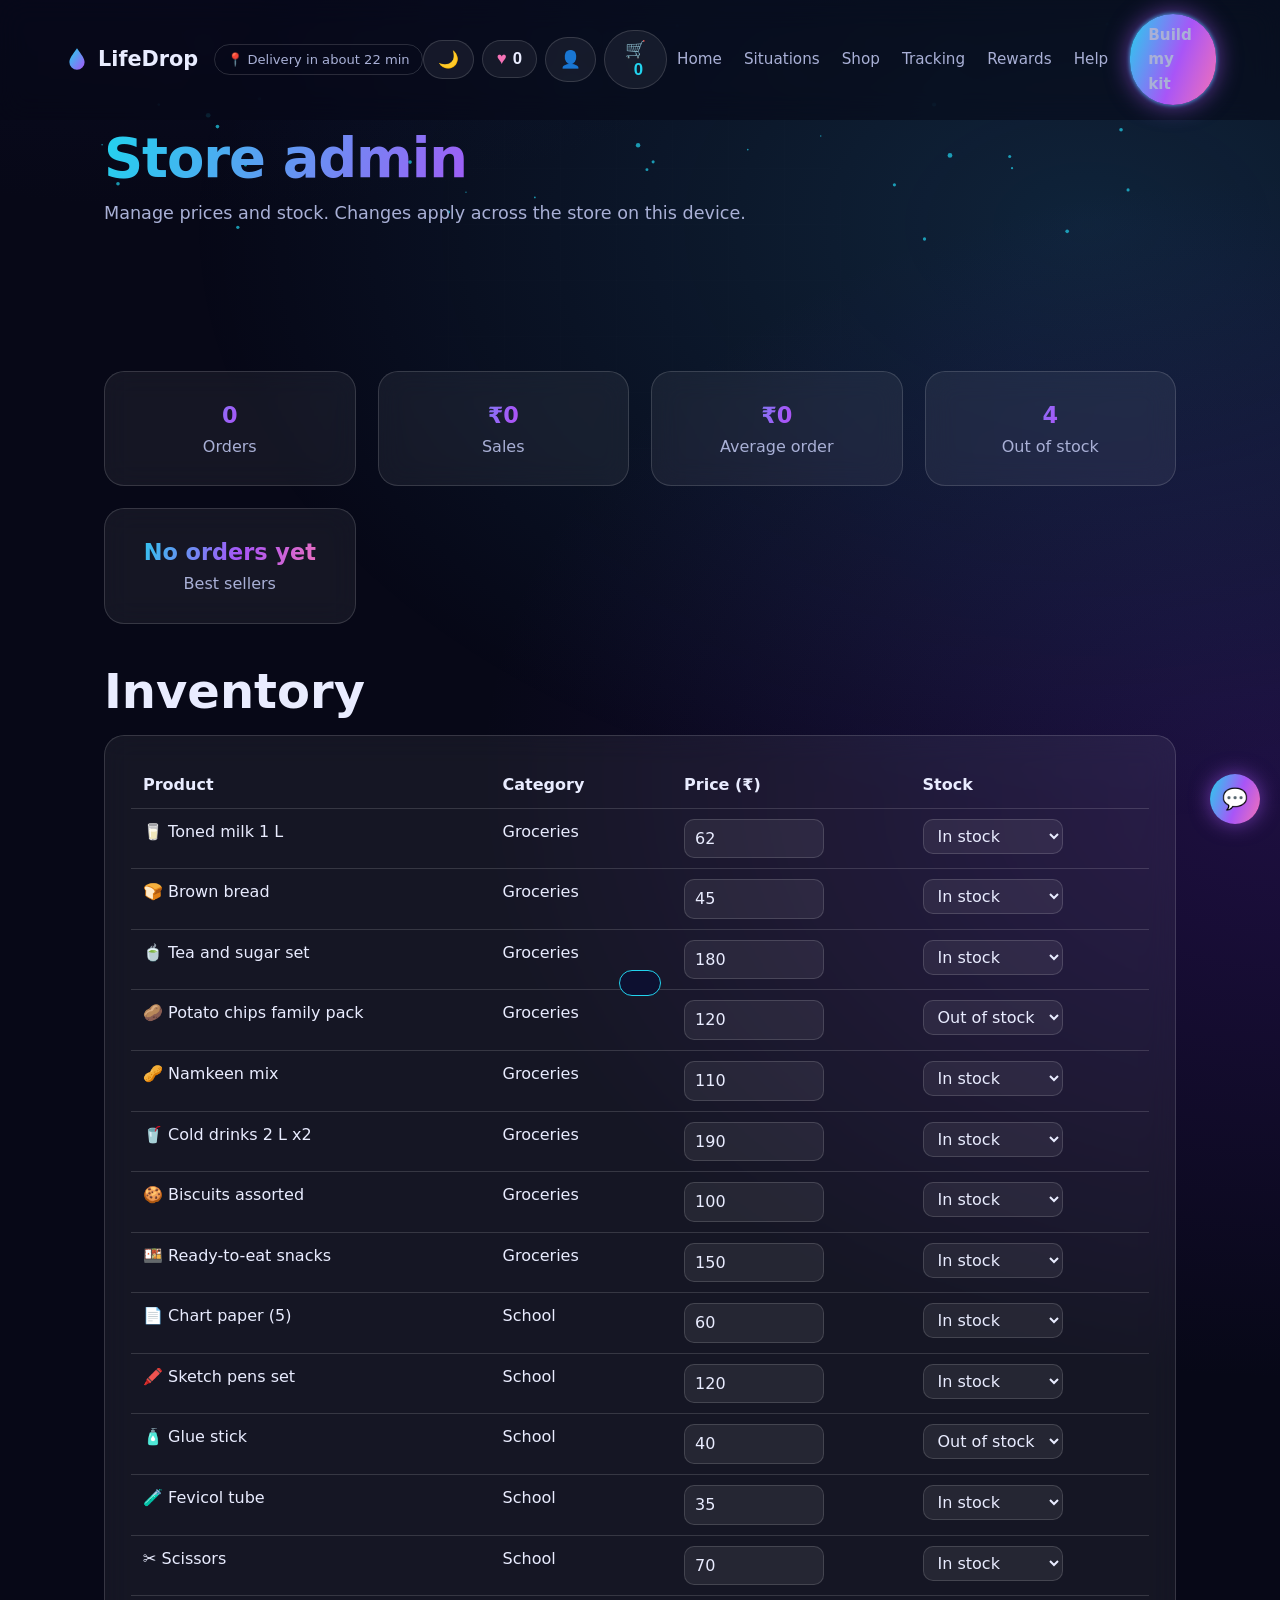
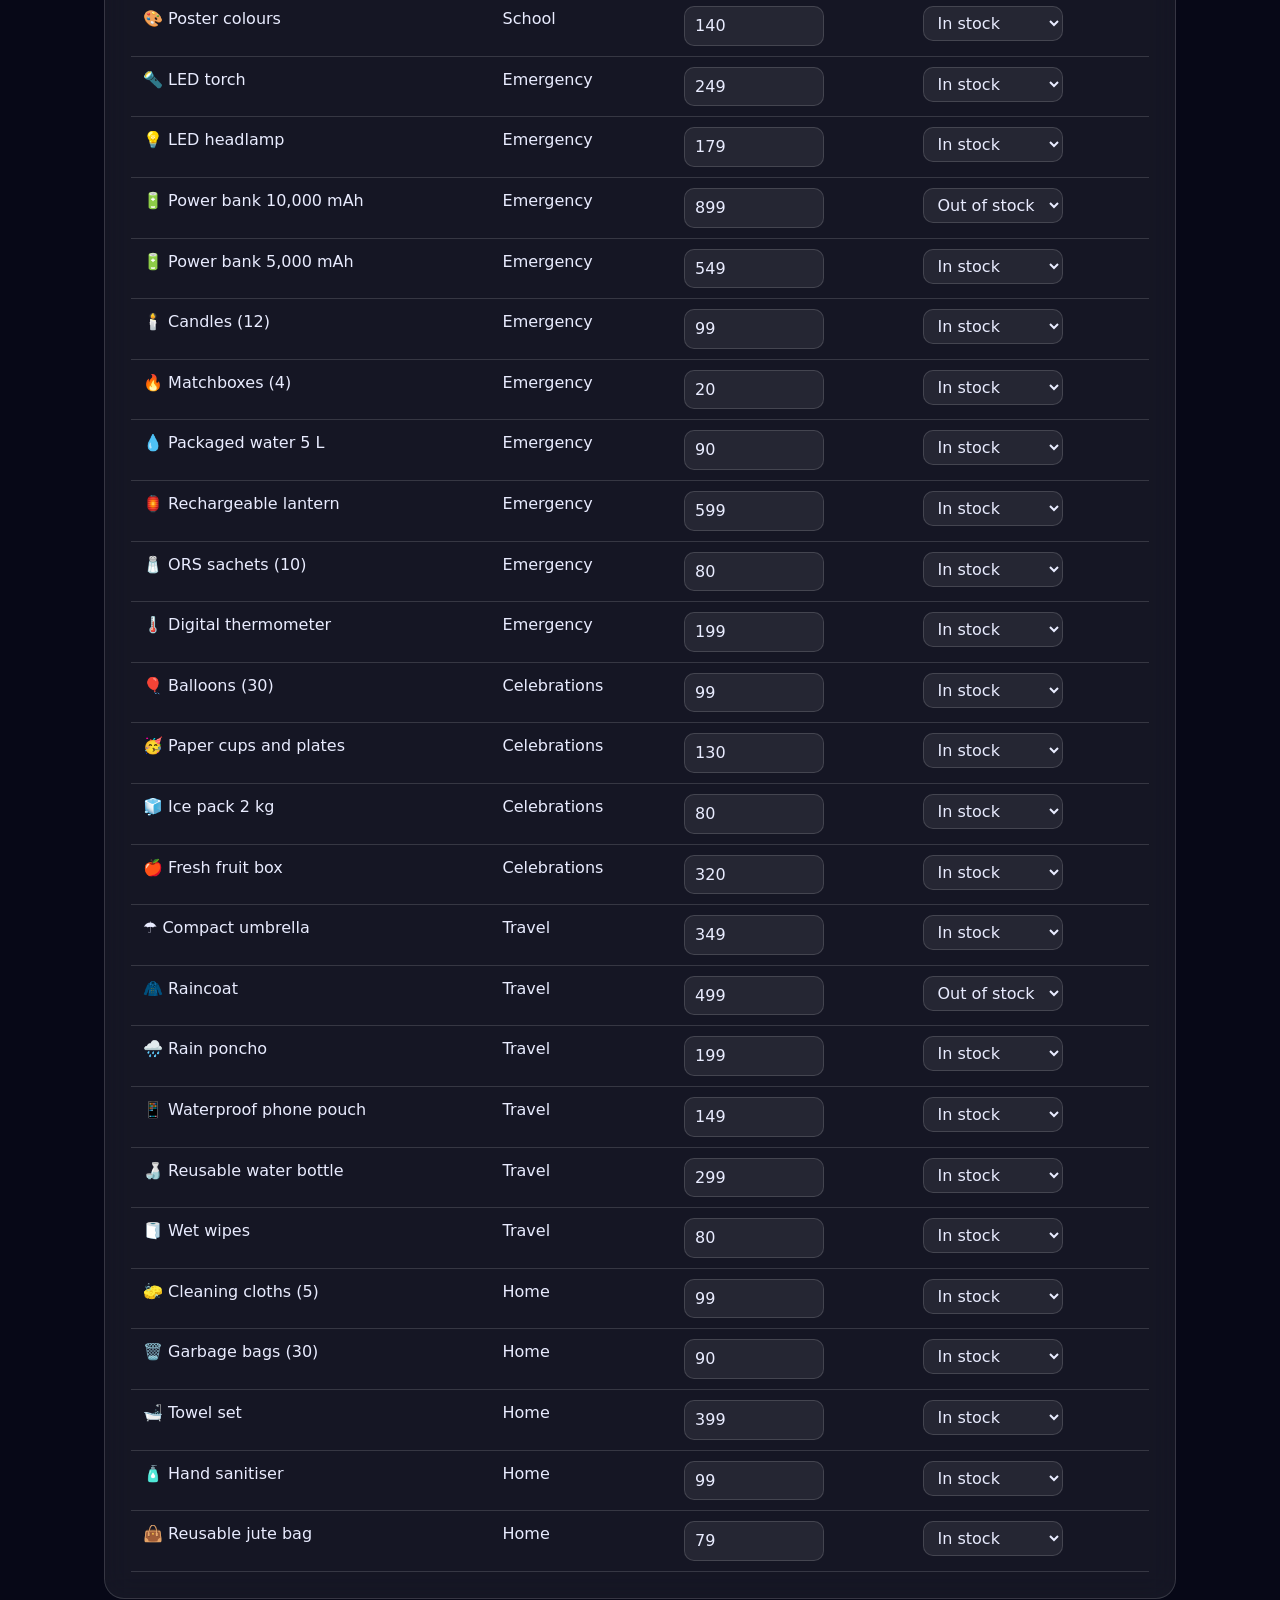
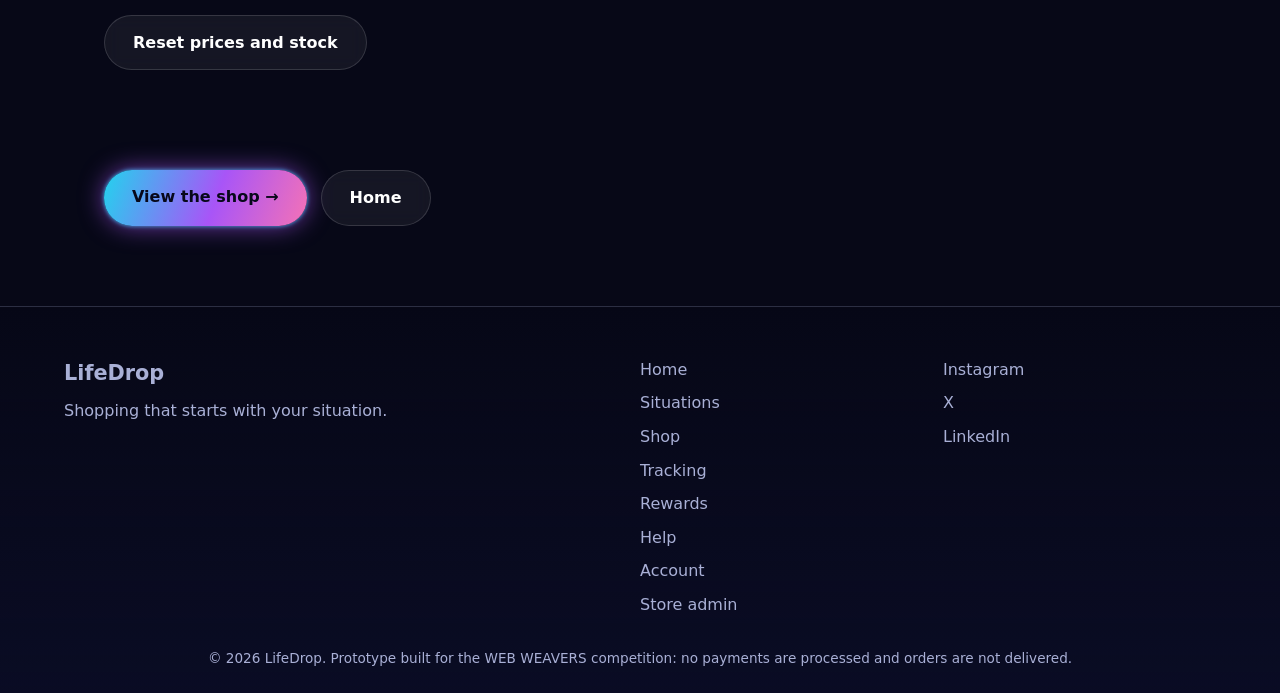
<file: admin.html>
<!DOCTYPE html>
<html lang="en">
<head>
<meta charset="UTF-8">
<meta name="viewport" content="width=device-width, initial-scale=1">
<title>Store admin – LifeDrop</title>
<meta name="description" content="Pick what's happening. LifeDrop builds the kit.">
<link rel="stylesheet" href="style.css">
<script>try{var t=JSON.parse(localStorage.getItem("ld_theme")||'"dark"');if(t!=="dark"){var r=document.documentElement;r.dataset.theme="light";r.dataset.skin=t}}catch(e){}</script>
</head>
<body>
<div class="glow-cursor" aria-hidden="true"></div>
<a class="skip" href="#main">Skip to content</a>

<!-- NAVIGATION -->
<header class="nav" id="nav">
  <a href="index.html" class="logo"><svg width="26" height="26" viewBox="0 0 24 24" aria-hidden="true"><path d="M12 2C8 8 5 11 5 15a7 7 0 0014 0c0-4-3-7-7-13z" fill="url(#g)"/><defs><linearGradient id="g" x1="0" y1="0" x2="1" y2="1"><stop stop-color="#22d3ee"/><stop offset="1" stop-color="#a855f7"/></linearGradient></defs></svg>LifeDrop</a>
  <span class="nav-eta" id="navEta"></span>
  <button class="cart-btn" id="themeBtn" type="button" aria-label="Switch theme">☀️</button>
  <button class="cart-btn" id="favBtn" type="button" aria-label="Open favourites">♥<span id="favCount">0</span></button>
  <a class="cart-btn" id="acctBtn" href="account.html" aria-label="Your account">👤</a>
  <button class="cart-btn" id="cartBtn" type="button" aria-label="Open cart">🛒<span id="cartCount">0</span></button>
  <button class="menu-btn" id="menuBtn" aria-label="Open menu" aria-expanded="false" aria-controls="links"><span></span><span></span><span></span></button>
  <nav class="links" id="links">
    <a href="index.html">Home</a><a href="situations.html">Situations</a><a href="shop.html">Shop</a><a href="tracking.html">Tracking</a><a href="rewards.html">Rewards</a><a href="help.html">Help</a>
    <a href="situations.html" class="btn btn-glow small">Build my kit</a>
  </nav>
</header>

<main id="main">
<section class="page-head"><canvas id="particles" aria-hidden="true"></canvas><h1><span class="grad">Store admin</span></h1><p class="lead">Manage prices and stock. Changes apply across the store on this device.</p></section>
<section class="section" id="admin">
  <div class="grid four" id="adminStats"></div>
  <h2 style="margin-top:40px">Inventory</h2>
  <div class="card glass"><div class="tbl-wrap"><table class="tbl"><thead><tr><th>Product</th><th>Category</th><th>Price (₹)</th><th>Stock</th></tr></thead><tbody id="adminBody"></tbody></table></div></div>
  <p style="margin-top:16px"><button class="btn btn-ghost" id="adminReset" type="button">Reset prices and stock</button></p>
</section>
<div class="next-row"><a class="btn btn-glow" href="shop.html">View the shop →</a> <a class="btn btn-ghost" href="index.html">Home</a></div>
</main>

<footer class="footer">
  <div class="foot-grid">
    <div><a href="index.html" class="logo">LifeDrop</a><p>Shopping that starts with your situation.</p></div>
    <nav aria-label="Footer"><a href="index.html">Home</a><a href="situations.html">Situations</a><a href="shop.html">Shop</a><a href="tracking.html">Tracking</a><a href="rewards.html">Rewards</a><a href="help.html">Help</a><a href="account.html">Account</a><a href="admin.html">Store admin</a></nav>
    <nav aria-label="Social"><a href="#" data-social="Instagram">Instagram</a><a href="#" data-social="X">X</a><a href="#" data-social="LinkedIn">LinkedIn</a></nav>
  </div>
  <p class="copy">© 2026 LifeDrop. Prototype built for the WEB WEAVERS competition: no payments are processed and orders are not delivered.</p>
</footer>

<button class="to-top" id="toTop" aria-label="Back to top">↑</button>
<div class="overlay" id="overlay" hidden></div>
<aside class="drawer" id="drawer" aria-hidden="true" aria-label="Your cart">
  <div class="drawer-head"><h3>Your cart</h3><button class="icon-btn" id="closeCart" type="button" aria-label="Close cart">✕</button></div>
  <ul class="cart-list" id="cartList"></ul>
  <div class="cart-foot">
    <div class="row"><label for="cartBudget">Budget</label><input id="cartBudget" type="number" min="50" step="10" placeholder="Max spend ₹"><button id="rescueBtn" class="btn btn-ghost small" type="button">Budget Rescue</button></div>
    <div class="row"><label for="coupon">Coupon</label><input id="coupon" placeholder="LIFE10 or FREEDEL"><button id="couponBtn" class="btn btn-ghost small" type="button">Apply</button></div>
    <p class="hint" id="cartNote"></p>
    <div class="free-bar"><div class="fb"><i id="fbFill"></i></div><p id="fbText"></p></div>
    <dl class="sum"><dt>Subtotal</dt><dd id="sSub">₹0</dd><dt>Discount</dt><dd id="sDisc">₹0</dd><dt>You save</dt><dd id="sSave">₹0</dd><dt>Delivery</dt><dd id="sDel">₹0</dd><dt class="big">Total</dt><dd class="big" id="sTot">₹0</dd></dl>
    <p class="hint" id="green"></p>
    <p class="hint" id="cartEta"></p>
    <button class="btn btn-glow" id="checkoutBtn" type="button">Checkout</button>
  </div>
</aside>

<dialog id="favs" aria-label="Your favourites"><button class="icon-btn close" data-close type="button" aria-label="Close">✕</button><h3>Your favourites</h3><ul class="favlist" id="favList"></ul></dialog>

<dialog id="pdp" aria-label="Product details"><button class="icon-btn close" data-close type="button" aria-label="Close">✕</button><div id="pdpBody"></div></dialog>

<dialog id="co" aria-label="Checkout">
  <button class="icon-btn close" data-close type="button" aria-label="Close">✕</button>
  <form id="coForm" class="form" novalidate>
    <ol class="steps-bar" id="coSteps"><li class="done">Cart</li><li class="now">Details</li><li>Confirmed</li></ol>
    <h3>Checkout</h3>
    <p id="coSummary" class="hint"></p>
    <ul class="plain sumlist" id="coItems"></ul>
    <label for="coName">Name</label><input id="coName" autocomplete="name"><small class="err" id="coNameErr"></small>
    <label for="coPin">PIN code</label><input id="coPin" inputmode="numeric" maxlength="6" autocomplete="postal-code"><small class="err" id="coPinErr"></small>
    <label for="coAddr">Address</label><textarea id="coAddr" rows="2"></textarea><small class="err" id="coAddrErr"></small>
    <label for="coSlot">Delivery slot</label><select id="coSlot"><option>As soon as possible</option><option>Within 1 hour</option><option>Evening, 6-8 pm</option></select>
    <label for="coPay">Payment method</label><select id="coPay"><option>UPI</option><option>Card</option><option>Cash on delivery</option></select>
    <button class="btn btn-glow" type="submit">Place order</button>
  </form>
  <div id="coDone" style="display:none"><div class="check" aria-hidden="true">✓</div><h3>Order placed!</h3><p id="coDoneTxt"></p><p class="hint">Taking you to order tracking…</p></div>
</dialog>

<nav class="bottom-nav" aria-label="Quick navigation"><a href="index.html"><span aria-hidden="true">🏠</span>Home</a><a href="situations.html"><span aria-hidden="true">✦</span>Kits</a><a href="shop.html"><span aria-hidden="true">🛍️</span>Shop</a><button type="button" id="bnCart"><span aria-hidden="true">🛒</span>Cart <b id="bnCount">0</b></button><a href="account.html"><span aria-hidden="true">👤</span>Account</a></nav>
<button class="bot-btn" id="botBtn" type="button" aria-label="Open the LifeDrop assistant" aria-expanded="false">💬</button>
<section class="bot" id="bot" hidden aria-label="LifeDrop assistant"><div class="bot-head"><b>LifeDrop assistant</b><span class="viz" aria-hidden="true"><i></i><i></i><i></i><i></i></span><button class="icon-btn" id="botClose" type="button" aria-label="Close assistant">✕</button></div><div class="bot-log" id="botLog" role="log" aria-live="polite"></div><div class="bot-chips" id="botChips"></div><form class="bot-form" id="botForm"><label class="sr" for="botIn">Your message</label><input id="botIn" placeholder="e.g. guests arriving in 20 minutes" autocomplete="off"><button class="btn btn-glow small" type="submit">Send</button></form></section>
<div class="toast" id="toast" role="status"></div>
<script src="script.js"></script>
</body>
</html>
</file>
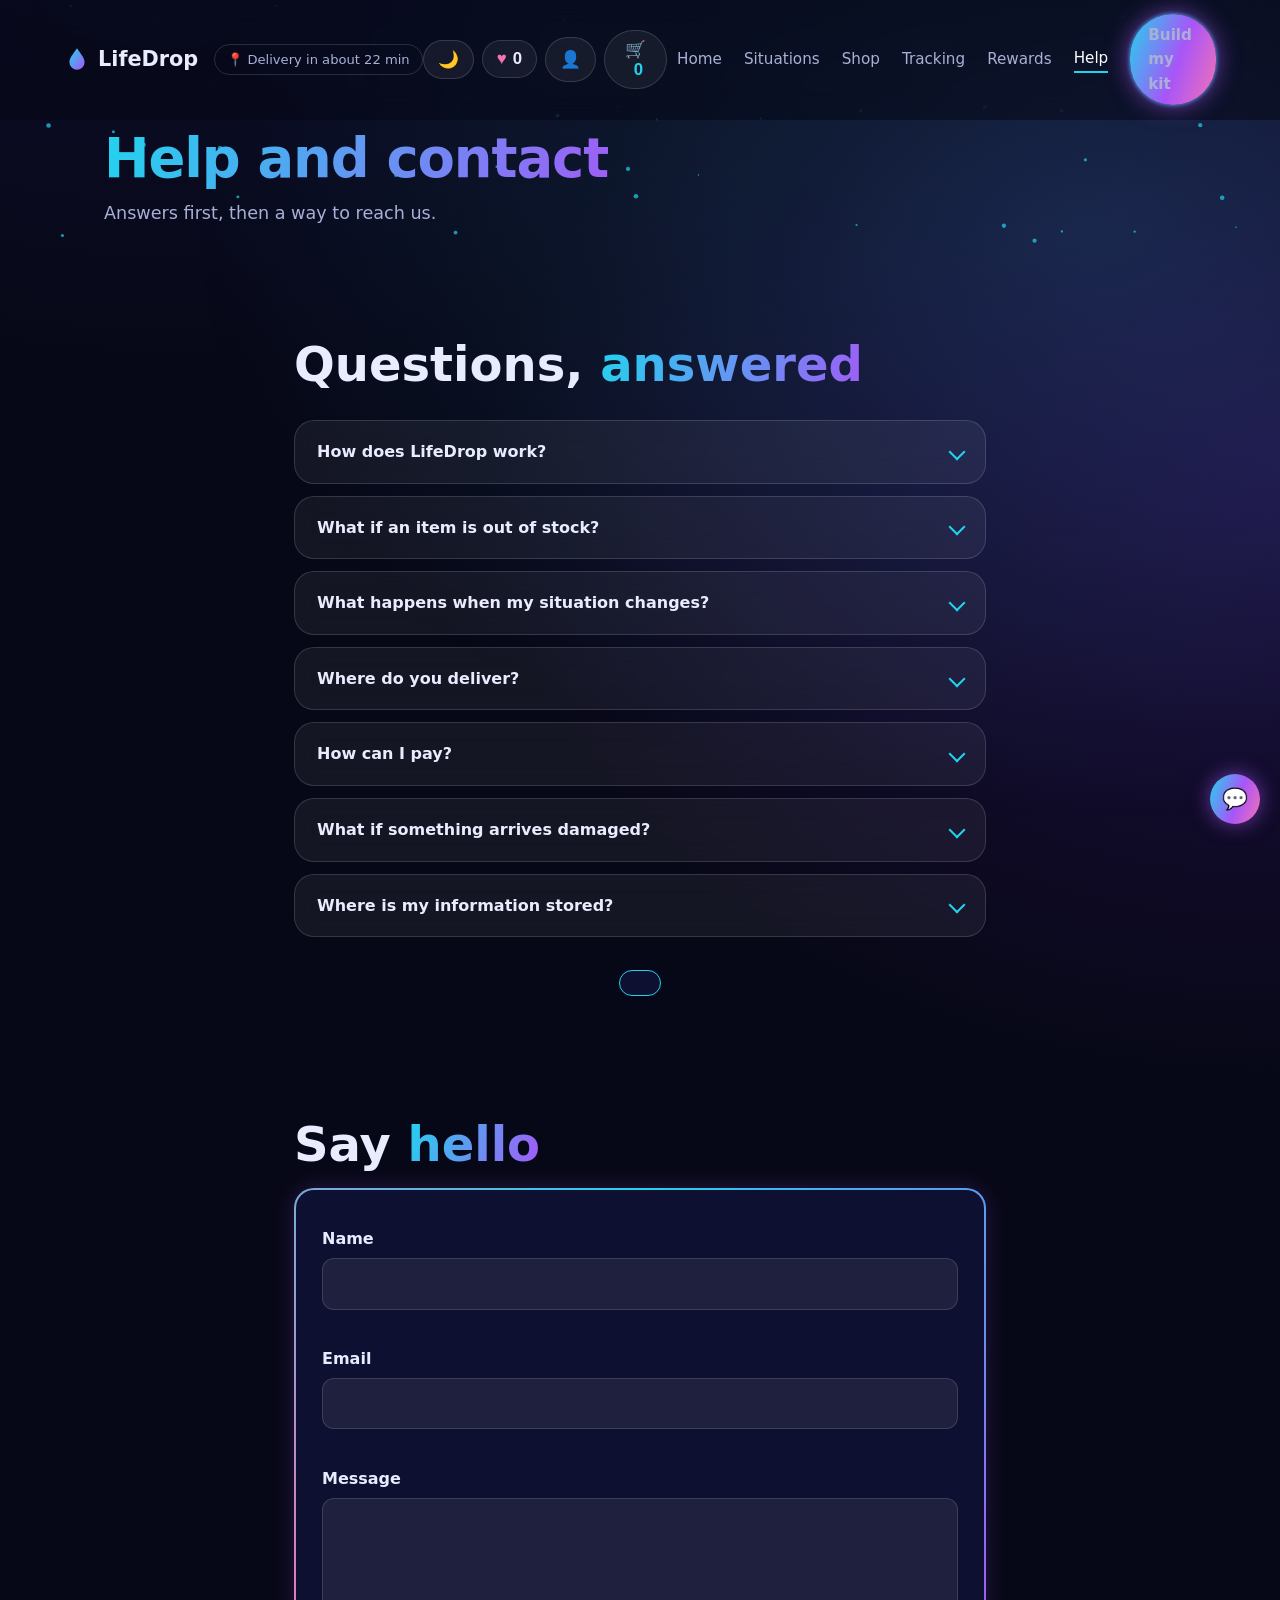
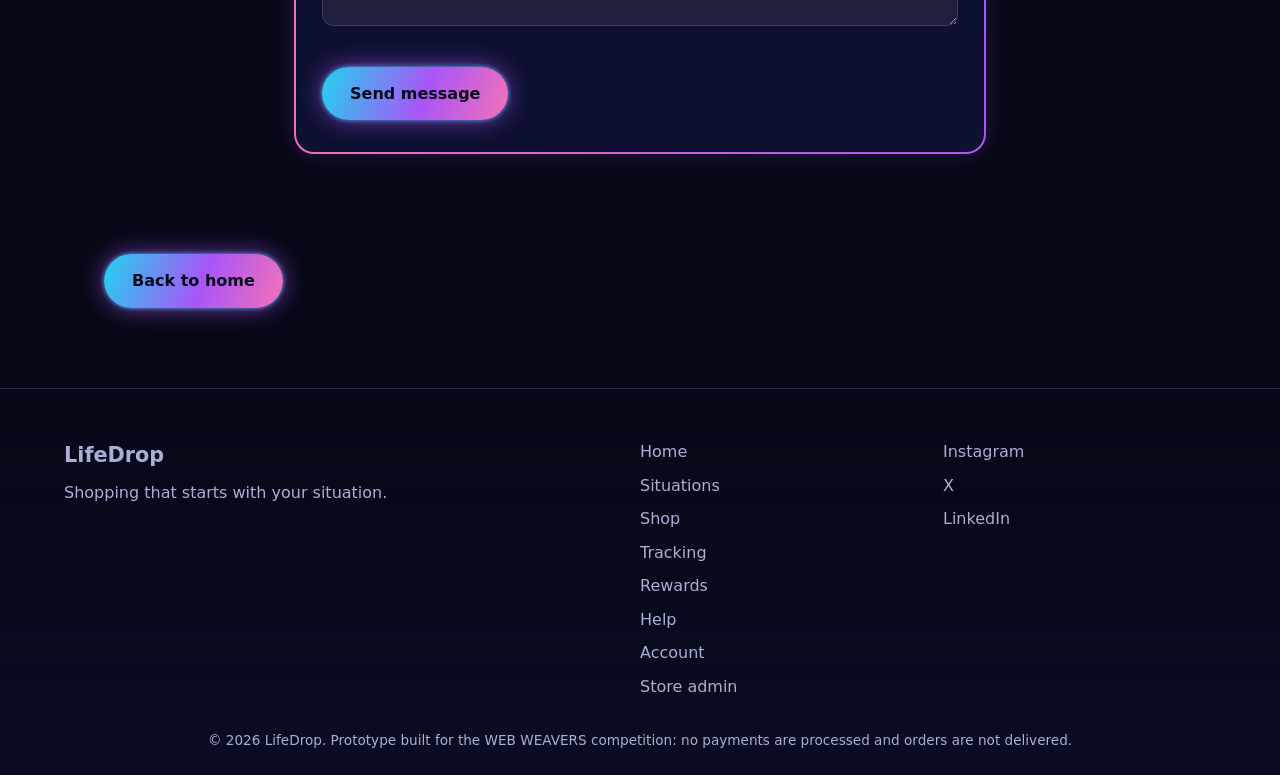
<file: help.html>
<!DOCTYPE html>
<html lang="en">
<head>
<meta charset="UTF-8">
<meta name="viewport" content="width=device-width, initial-scale=1">
<title>Help – LifeDrop</title>
<meta name="description" content="Pick what's happening. LifeDrop builds the kit.">
<link rel="stylesheet" href="style.css">
<script>try{var t=JSON.parse(localStorage.getItem("ld_theme")||'"dark"');if(t!=="dark"){var r=document.documentElement;r.dataset.theme="light";r.dataset.skin=t}}catch(e){}</script>
</head>
<body>
<div class="glow-cursor" aria-hidden="true"></div>
<a class="skip" href="#main">Skip to content</a>

<!-- NAVIGATION -->
<header class="nav" id="nav">
  <a href="index.html" class="logo"><svg width="26" height="26" viewBox="0 0 24 24" aria-hidden="true"><path d="M12 2C8 8 5 11 5 15a7 7 0 0014 0c0-4-3-7-7-13z" fill="url(#g)"/><defs><linearGradient id="g" x1="0" y1="0" x2="1" y2="1"><stop stop-color="#22d3ee"/><stop offset="1" stop-color="#a855f7"/></linearGradient></defs></svg>LifeDrop</a>
  <span class="nav-eta" id="navEta"></span>
  <button class="cart-btn" id="themeBtn" type="button" aria-label="Switch theme">☀️</button>
  <button class="cart-btn" id="favBtn" type="button" aria-label="Open favourites">♥<span id="favCount">0</span></button>
  <a class="cart-btn" id="acctBtn" href="account.html" aria-label="Your account">👤</a>
  <button class="cart-btn" id="cartBtn" type="button" aria-label="Open cart">🛒<span id="cartCount">0</span></button>
  <button class="menu-btn" id="menuBtn" aria-label="Open menu" aria-expanded="false" aria-controls="links"><span></span><span></span><span></span></button>
  <nav class="links" id="links">
    <a href="index.html">Home</a><a href="situations.html">Situations</a><a href="shop.html">Shop</a><a href="tracking.html">Tracking</a><a href="rewards.html">Rewards</a><a href="help.html">Help</a>
    <a href="situations.html" class="btn btn-glow small">Build my kit</a>
  </nav>
</header>

<main id="main">
<section class="page-head"><canvas id="particles" aria-hidden="true"></canvas><h1><span class="grad">Help and contact</span></h1><p class="lead">Answers first, then a way to reach us.</p></section>
<!-- FAQ -->
<section class="section narrow" id="faq">
  <h2 class="reveal">Questions, <span class="grad">answered</span></h2>
  <div class="faq" id="faq-list">
    <div class="faq-item card glass"><button class="faq-q" aria-expanded="false">How does LifeDrop work?<i></i></button><div class="faq-a"><p>Choose a situation or type what you need. We build a kit, check it against your budget and stock, swap anything unavailable, and give you a delivery estimate. You can edit the cart freely before checkout.</p></div></div>
    <div class="faq-item card glass"><button class="faq-q" aria-expanded="false">What if an item is out of stock?<i></i></button><div class="faq-a"><p>We suggest a close substitute and show its price. You see every swap in your cart before you pay.</p></div></div>
    <div class="faq-item card glass"><button class="faq-q" aria-expanded="false">What happens when my situation changes?<i></i></button><div class="faq-a"><p>Tap My Situation Changed. The kit is rebuilt for the new situation with the same budget, and the rest of your cart stays untouched.</p></div></div>
    <div class="faq-item card glass"><button class="faq-q" aria-expanded="false">Where do you deliver?<i></i></button><div class="faq-a"><p>We currently deliver to PIN codes beginning with 1. You can check yours on the Shop page.</p></div></div>
    <div class="faq-item card glass"><button class="faq-q" aria-expanded="false">How can I pay?<i></i></button><div class="faq-a"><p>UPI, card or cash on delivery are available at checkout.</p></div></div>
    <div class="faq-item card glass"><button class="faq-q" aria-expanded="false">What if something arrives damaged?<i></i></button><div class="faq-a"><p>Contact us within 48 hours of delivery and we will arrange a replacement.</p></div></div>
    <div class="faq-item card glass"><button class="faq-q" aria-expanded="false">Where is my information stored?<i></i></button><div class="faq-a"><p>Your cart, saved items and address are kept on your own device.</p></div></div>
  </div>
</section>

<!-- CONTACT -->
<section class="section narrow" id="contact">
  <h2 class="reveal">Say <span class="grad">hello</span></h2>
  <form class="card neon form reveal" id="form" novalidate>
    <label for="name">Name</label><input id="name" name="name" autocomplete="name">
    <small class="err" id="nameErr"></small>
    <label for="email">Email</label><input id="email" name="email" type="email" autocomplete="email">
    <small class="err" id="emailErr"></small>
    <label for="msg">Message</label><textarea id="msg" name="msg" rows="4"></textarea>
    <small class="err" id="msgErr"></small>
    <button class="btn btn-glow" type="submit">Send message</button>
    <p class="form-status" id="status" role="status"></p>
  </form>
</section>
<div class="next-row"><a class="btn btn-glow" href="index.html">Back to home</a></div>
</main>

<footer class="footer">
  <div class="foot-grid">
    <div><a href="index.html" class="logo">LifeDrop</a><p>Shopping that starts with your situation.</p></div>
    <nav aria-label="Footer"><a href="index.html">Home</a><a href="situations.html">Situations</a><a href="shop.html">Shop</a><a href="tracking.html">Tracking</a><a href="rewards.html">Rewards</a><a href="help.html">Help</a><a href="account.html">Account</a><a href="admin.html">Store admin</a></nav>
    <nav aria-label="Social"><a href="#" data-social="Instagram">Instagram</a><a href="#" data-social="X">X</a><a href="#" data-social="LinkedIn">LinkedIn</a></nav>
  </div>
  <p class="copy">© 2026 LifeDrop. Prototype built for the WEB WEAVERS competition: no payments are processed and orders are not delivered.</p>
</footer>

<button class="to-top" id="toTop" aria-label="Back to top">↑</button>
<div class="overlay" id="overlay" hidden></div>
<aside class="drawer" id="drawer" aria-hidden="true" aria-label="Your cart">
  <div class="drawer-head"><h3>Your cart</h3><button class="icon-btn" id="closeCart" type="button" aria-label="Close cart">✕</button></div>
  <ul class="cart-list" id="cartList"></ul>
  <div class="cart-foot">
    <div class="row"><label for="cartBudget">Budget</label><input id="cartBudget" type="number" min="50" step="10" placeholder="Max spend ₹"><button id="rescueBtn" class="btn btn-ghost small" type="button">Budget Rescue</button></div>
    <div class="row"><label for="coupon">Coupon</label><input id="coupon" placeholder="LIFE10 or FREEDEL"><button id="couponBtn" class="btn btn-ghost small" type="button">Apply</button></div>
    <p class="hint" id="cartNote"></p>
    <div class="free-bar"><div class="fb"><i id="fbFill"></i></div><p id="fbText"></p></div>
    <dl class="sum"><dt>Subtotal</dt><dd id="sSub">₹0</dd><dt>Discount</dt><dd id="sDisc">₹0</dd><dt>You save</dt><dd id="sSave">₹0</dd><dt>Delivery</dt><dd id="sDel">₹0</dd><dt class="big">Total</dt><dd class="big" id="sTot">₹0</dd></dl>
    <p class="hint" id="green"></p>
    <p class="hint" id="cartEta"></p>
    <button class="btn btn-glow" id="checkoutBtn" type="button">Checkout</button>
  </div>
</aside>

<dialog id="favs" aria-label="Your favourites"><button class="icon-btn close" data-close type="button" aria-label="Close">✕</button><h3>Your favourites</h3><ul class="favlist" id="favList"></ul></dialog>

<dialog id="pdp" aria-label="Product details"><button class="icon-btn close" data-close type="button" aria-label="Close">✕</button><div id="pdpBody"></div></dialog>

<dialog id="co" aria-label="Checkout">
  <button class="icon-btn close" data-close type="button" aria-label="Close">✕</button>
  <form id="coForm" class="form" novalidate>
    <ol class="steps-bar" id="coSteps"><li class="done">Cart</li><li class="now">Details</li><li>Confirmed</li></ol>
    <h3>Checkout</h3>
    <p id="coSummary" class="hint"></p>
    <ul class="plain sumlist" id="coItems"></ul>
    <label for="coName">Name</label><input id="coName" autocomplete="name"><small class="err" id="coNameErr"></small>
    <label for="coPin">PIN code</label><input id="coPin" inputmode="numeric" maxlength="6" autocomplete="postal-code"><small class="err" id="coPinErr"></small>
    <label for="coAddr">Address</label><textarea id="coAddr" rows="2"></textarea><small class="err" id="coAddrErr"></small>
    <label for="coSlot">Delivery slot</label><select id="coSlot"><option>As soon as possible</option><option>Within 1 hour</option><option>Evening, 6-8 pm</option></select>
    <label for="coPay">Payment method</label><select id="coPay"><option>UPI</option><option>Card</option><option>Cash on delivery</option></select>
    <button class="btn btn-glow" type="submit">Place order</button>
  </form>
  <div id="coDone" style="display:none"><div class="check" aria-hidden="true">✓</div><h3>Order placed!</h3><p id="coDoneTxt"></p><p class="hint">Taking you to order tracking…</p></div>
</dialog>

<nav class="bottom-nav" aria-label="Quick navigation"><a href="index.html"><span aria-hidden="true">🏠</span>Home</a><a href="situations.html"><span aria-hidden="true">✦</span>Kits</a><a href="shop.html"><span aria-hidden="true">🛍️</span>Shop</a><button type="button" id="bnCart"><span aria-hidden="true">🛒</span>Cart <b id="bnCount">0</b></button><a href="account.html"><span aria-hidden="true">👤</span>Account</a></nav>
<button class="bot-btn" id="botBtn" type="button" aria-label="Open the LifeDrop assistant" aria-expanded="false">💬</button>
<section class="bot" id="bot" hidden aria-label="LifeDrop assistant"><div class="bot-head"><b>LifeDrop assistant</b><span class="viz" aria-hidden="true"><i></i><i></i><i></i><i></i></span><button class="icon-btn" id="botClose" type="button" aria-label="Close assistant">✕</button></div><div class="bot-log" id="botLog" role="log" aria-live="polite"></div><div class="bot-chips" id="botChips"></div><form class="bot-form" id="botForm"><label class="sr" for="botIn">Your message</label><input id="botIn" placeholder="e.g. guests arriving in 20 minutes" autocomplete="off"><button class="btn btn-glow small" type="submit">Send</button></form></section>
<div class="toast" id="toast" role="status"></div>
<script src="script.js"></script>
</body>
</html>
</file>
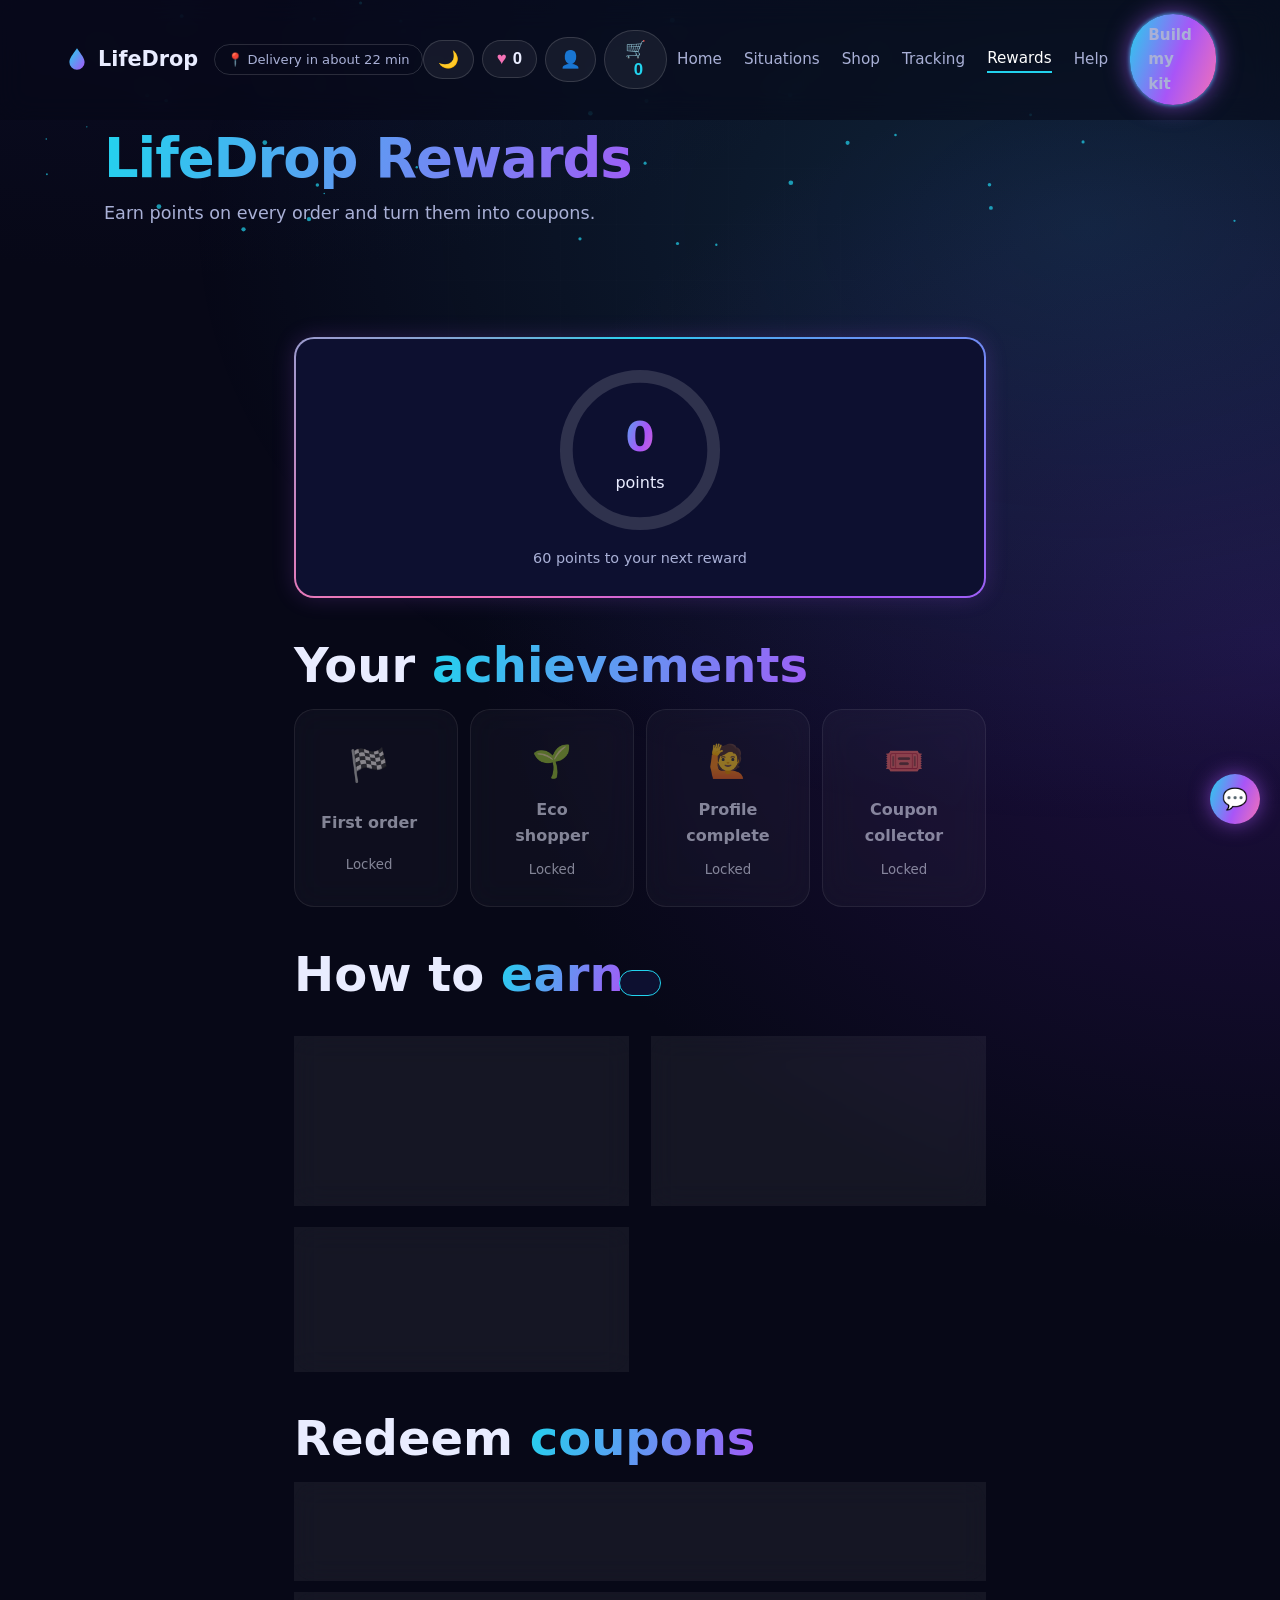
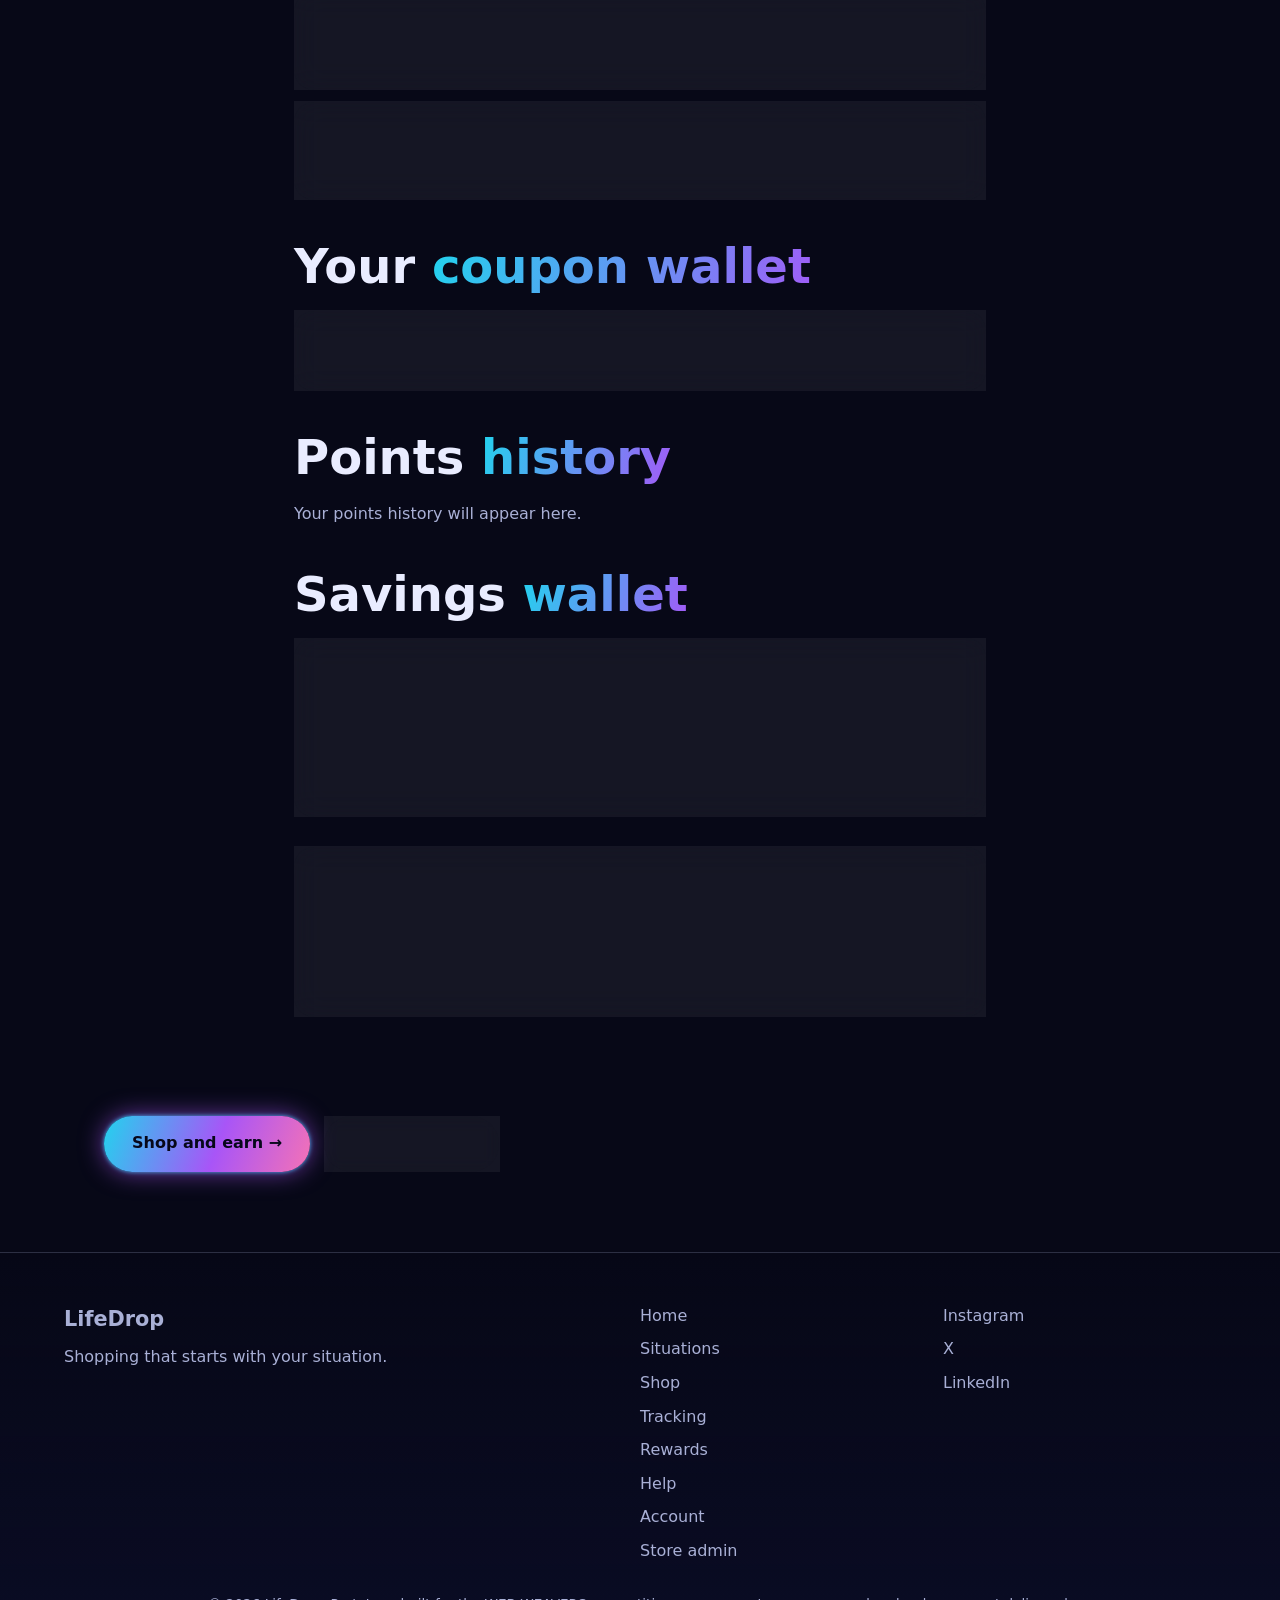
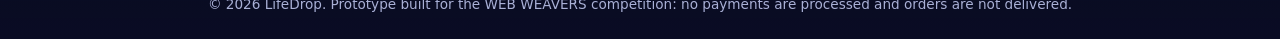
<file: rewards.html>
<!DOCTYPE html>
<html lang="en">
<head>
<meta charset="UTF-8">
<meta name="viewport" content="width=device-width, initial-scale=1">
<title>Rewards – LifeDrop</title>
<meta name="description" content="Pick what's happening. LifeDrop builds the kit.">
<link rel="stylesheet" href="style.css">
<script>try{var t=JSON.parse(localStorage.getItem("ld_theme")||'"dark"');if(t!=="dark"){var r=document.documentElement;r.dataset.theme="light";r.dataset.skin=t}}catch(e){}</script>
</head>
<body>
<div class="glow-cursor" aria-hidden="true"></div>
<a class="skip" href="#main">Skip to content</a>

<!-- NAVIGATION -->
<header class="nav" id="nav">
  <a href="index.html" class="logo"><svg width="26" height="26" viewBox="0 0 24 24" aria-hidden="true"><path d="M12 2C8 8 5 11 5 15a7 7 0 0014 0c0-4-3-7-7-13z" fill="url(#g)"/><defs><linearGradient id="g" x1="0" y1="0" x2="1" y2="1"><stop stop-color="#22d3ee"/><stop offset="1" stop-color="#a855f7"/></linearGradient></defs></svg>LifeDrop</a>
  <span class="nav-eta" id="navEta"></span>
  <button class="cart-btn" id="themeBtn" type="button" aria-label="Switch theme">☀️</button>
  <button class="cart-btn" id="favBtn" type="button" aria-label="Open favourites">♥<span id="favCount">0</span></button>
  <a class="cart-btn" id="acctBtn" href="account.html" aria-label="Your account">👤</a>
  <button class="cart-btn" id="cartBtn" type="button" aria-label="Open cart">🛒<span id="cartCount">0</span></button>
  <button class="menu-btn" id="menuBtn" aria-label="Open menu" aria-expanded="false" aria-controls="links"><span></span><span></span><span></span></button>
  <nav class="links" id="links">
    <a href="index.html">Home</a><a href="situations.html">Situations</a><a href="shop.html">Shop</a><a href="tracking.html">Tracking</a><a href="rewards.html">Rewards</a><a href="help.html">Help</a>
    <a href="situations.html" class="btn btn-glow small">Build my kit</a>
  </nav>
</header>

<main id="main">
<section class="page-head"><canvas id="particles" aria-hidden="true"></canvas><h1><span class="grad">LifeDrop Rewards</span></h1><p class="lead">Earn points on every order and turn them into coupons.</p></section>
<section class="section narrow" id="rewards">
  <div class="card neon points reveal"><div class="ring-wrap"><svg viewBox="0 0 120 120" width="170" height="170" aria-hidden="true"><circle cx="60" cy="60" r="52" class="ring-bg"/><circle cx="60" cy="60" r="52" class="ring-fg" id="ringFill"/></svg><div class="ring-num"><b id="ptsNow">0</b><span>points</span></div></div><p class="hint" id="nextReward"></p></div>
  <h2 class="reveal" style="margin-top:40px">Your <span class="grad">achievements</span></h2>
  <ul class="rlist achv" id="achv"></ul>
  <h2 class="reveal" style="margin-top:40px">How to <span class="grad">earn</span></h2>
  <div class="grid three">
    <div class="card glass reveal"><h3>Shop</h3><p>1 point for every ₹10 you spend.</p></div>
    <div class="card glass reveal"><h3>EcoDrop bonus</h3><p>+20 points when your cart's EcoDrop score is 70 or higher, meaning low packaging plastic.</p></div>
    <div class="card glass reveal"><h3>Complete your profile</h3><p>+50 points once, when you save your <a href="account.html">profile</a>.</p></div>
  </div>
  <h2 class="reveal" style="margin-top:40px">Redeem <span class="grad">coupons</span></h2>
  <ul class="rlist" id="rewardList"></ul>
  <h2 class="reveal" style="margin-top:40px">Your <span class="grad">coupon wallet</span></h2>
  <ul class="rlist" id="walletList"></ul>
  <h2 class="reveal" style="margin-top:40px">Points <span class="grad">history</span></h2>
  <ul class="plain" id="ptsLog"></ul>
  <h2 class="reveal" style="margin-top:40px">Savings <span class="grad">wallet</span></h2>
  <div class="card glass reveal"><p>Total saved so far</p><div class="saved-total" id="savedTotal">₹0</div><ul class="plain" id="savedList"></ul></div>
  <div class="card glass reveal" style="margin-top:30px"><h3>What is the EcoDrop score?</h3><p>Every product has an estimated packaging weight. Your cart's score goes down as plastic goes up. Everything in an order ships together in one delivery, and reusable products such as the water bottle add no plastic.</p></div>
</section>
<div class="next-row"><a class="btn btn-glow" href="shop.html">Shop and earn →</a> <a class="btn btn-ghost" href="account.html">Your account</a></div>
</main>

<footer class="footer">
  <div class="foot-grid">
    <div><a href="index.html" class="logo">LifeDrop</a><p>Shopping that starts with your situation.</p></div>
    <nav aria-label="Footer"><a href="index.html">Home</a><a href="situations.html">Situations</a><a href="shop.html">Shop</a><a href="tracking.html">Tracking</a><a href="rewards.html">Rewards</a><a href="help.html">Help</a><a href="account.html">Account</a><a href="admin.html">Store admin</a></nav>
    <nav aria-label="Social"><a href="#" data-social="Instagram">Instagram</a><a href="#" data-social="X">X</a><a href="#" data-social="LinkedIn">LinkedIn</a></nav>
  </div>
  <p class="copy">© 2026 LifeDrop. Prototype built for the WEB WEAVERS competition: no payments are processed and orders are not delivered.</p>
</footer>

<button class="to-top" id="toTop" aria-label="Back to top">↑</button>
<div class="overlay" id="overlay" hidden></div>
<aside class="drawer" id="drawer" aria-hidden="true" aria-label="Your cart">
  <div class="drawer-head"><h3>Your cart</h3><button class="icon-btn" id="closeCart" type="button" aria-label="Close cart">✕</button></div>
  <ul class="cart-list" id="cartList"></ul>
  <div class="cart-foot">
    <div class="row"><label for="cartBudget">Budget</label><input id="cartBudget" type="number" min="50" step="10" placeholder="Max spend ₹"><button id="rescueBtn" class="btn btn-ghost small" type="button">Budget Rescue</button></div>
    <div class="row"><label for="coupon">Coupon</label><input id="coupon" placeholder="LIFE10 or FREEDEL"><button id="couponBtn" class="btn btn-ghost small" type="button">Apply</button></div>
    <p class="hint" id="cartNote"></p>
    <div class="free-bar"><div class="fb"><i id="fbFill"></i></div><p id="fbText"></p></div>
    <dl class="sum"><dt>Subtotal</dt><dd id="sSub">₹0</dd><dt>Discount</dt><dd id="sDisc">₹0</dd><dt>You save</dt><dd id="sSave">₹0</dd><dt>Delivery</dt><dd id="sDel">₹0</dd><dt class="big">Total</dt><dd class="big" id="sTot">₹0</dd></dl>
    <p class="hint" id="green"></p>
    <p class="hint" id="cartEta"></p>
    <button class="btn btn-glow" id="checkoutBtn" type="button">Checkout</button>
  </div>
</aside>

<dialog id="favs" aria-label="Your favourites"><button class="icon-btn close" data-close type="button" aria-label="Close">✕</button><h3>Your favourites</h3><ul class="favlist" id="favList"></ul></dialog>

<dialog id="pdp" aria-label="Product details"><button class="icon-btn close" data-close type="button" aria-label="Close">✕</button><div id="pdpBody"></div></dialog>

<dialog id="co" aria-label="Checkout">
  <button class="icon-btn close" data-close type="button" aria-label="Close">✕</button>
  <form id="coForm" class="form" novalidate>
    <ol class="steps-bar" id="coSteps"><li class="done">Cart</li><li class="now">Details</li><li>Confirmed</li></ol>
    <h3>Checkout</h3>
    <p id="coSummary" class="hint"></p>
    <ul class="plain sumlist" id="coItems"></ul>
    <label for="coName">Name</label><input id="coName" autocomplete="name"><small class="err" id="coNameErr"></small>
    <label for="coPin">PIN code</label><input id="coPin" inputmode="numeric" maxlength="6" autocomplete="postal-code"><small class="err" id="coPinErr"></small>
    <label for="coAddr">Address</label><textarea id="coAddr" rows="2"></textarea><small class="err" id="coAddrErr"></small>
    <label for="coSlot">Delivery slot</label><select id="coSlot"><option>As soon as possible</option><option>Within 1 hour</option><option>Evening, 6-8 pm</option></select>
    <label for="coPay">Payment method</label><select id="coPay"><option>UPI</option><option>Card</option><option>Cash on delivery</option></select>
    <button class="btn btn-glow" type="submit">Place order</button>
  </form>
  <div id="coDone" style="display:none"><div class="check" aria-hidden="true">✓</div><h3>Order placed!</h3><p id="coDoneTxt"></p><p class="hint">Taking you to order tracking…</p></div>
</dialog>

<nav class="bottom-nav" aria-label="Quick navigation"><a href="index.html"><span aria-hidden="true">🏠</span>Home</a><a href="situations.html"><span aria-hidden="true">✦</span>Kits</a><a href="shop.html"><span aria-hidden="true">🛍️</span>Shop</a><button type="button" id="bnCart"><span aria-hidden="true">🛒</span>Cart <b id="bnCount">0</b></button><a href="account.html"><span aria-hidden="true">👤</span>Account</a></nav>
<button class="bot-btn" id="botBtn" type="button" aria-label="Open the LifeDrop assistant" aria-expanded="false">💬</button>
<section class="bot" id="bot" hidden aria-label="LifeDrop assistant"><div class="bot-head"><b>LifeDrop assistant</b><span class="viz" aria-hidden="true"><i></i><i></i><i></i><i></i></span><button class="icon-btn" id="botClose" type="button" aria-label="Close assistant">✕</button></div><div class="bot-log" id="botLog" role="log" aria-live="polite"></div><div class="bot-chips" id="botChips"></div><form class="bot-form" id="botForm"><label class="sr" for="botIn">Your message</label><input id="botIn" placeholder="e.g. guests arriving in 20 minutes" autocomplete="off"><button class="btn btn-glow small" type="submit">Send</button></form></section>
<div class="toast" id="toast" role="status"></div>
<script src="script.js"></script>
</body>
</html>
</file>
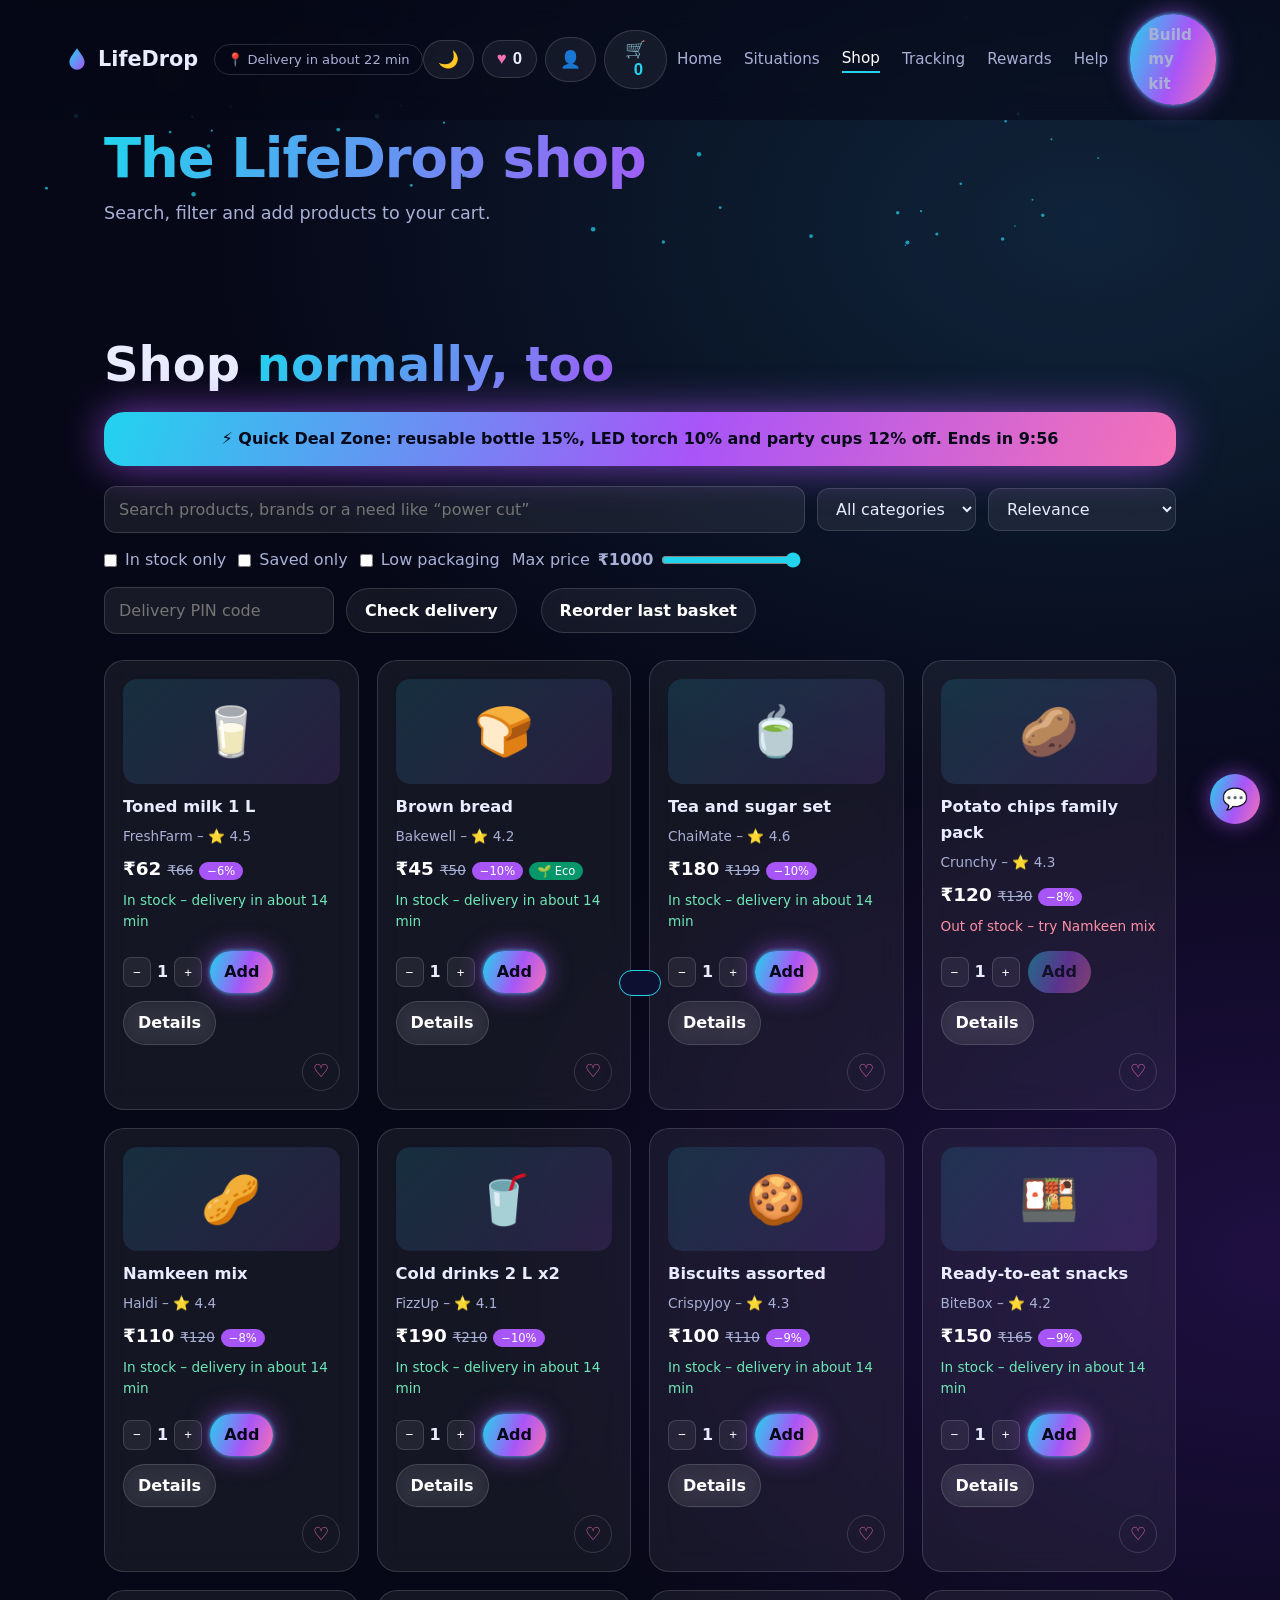
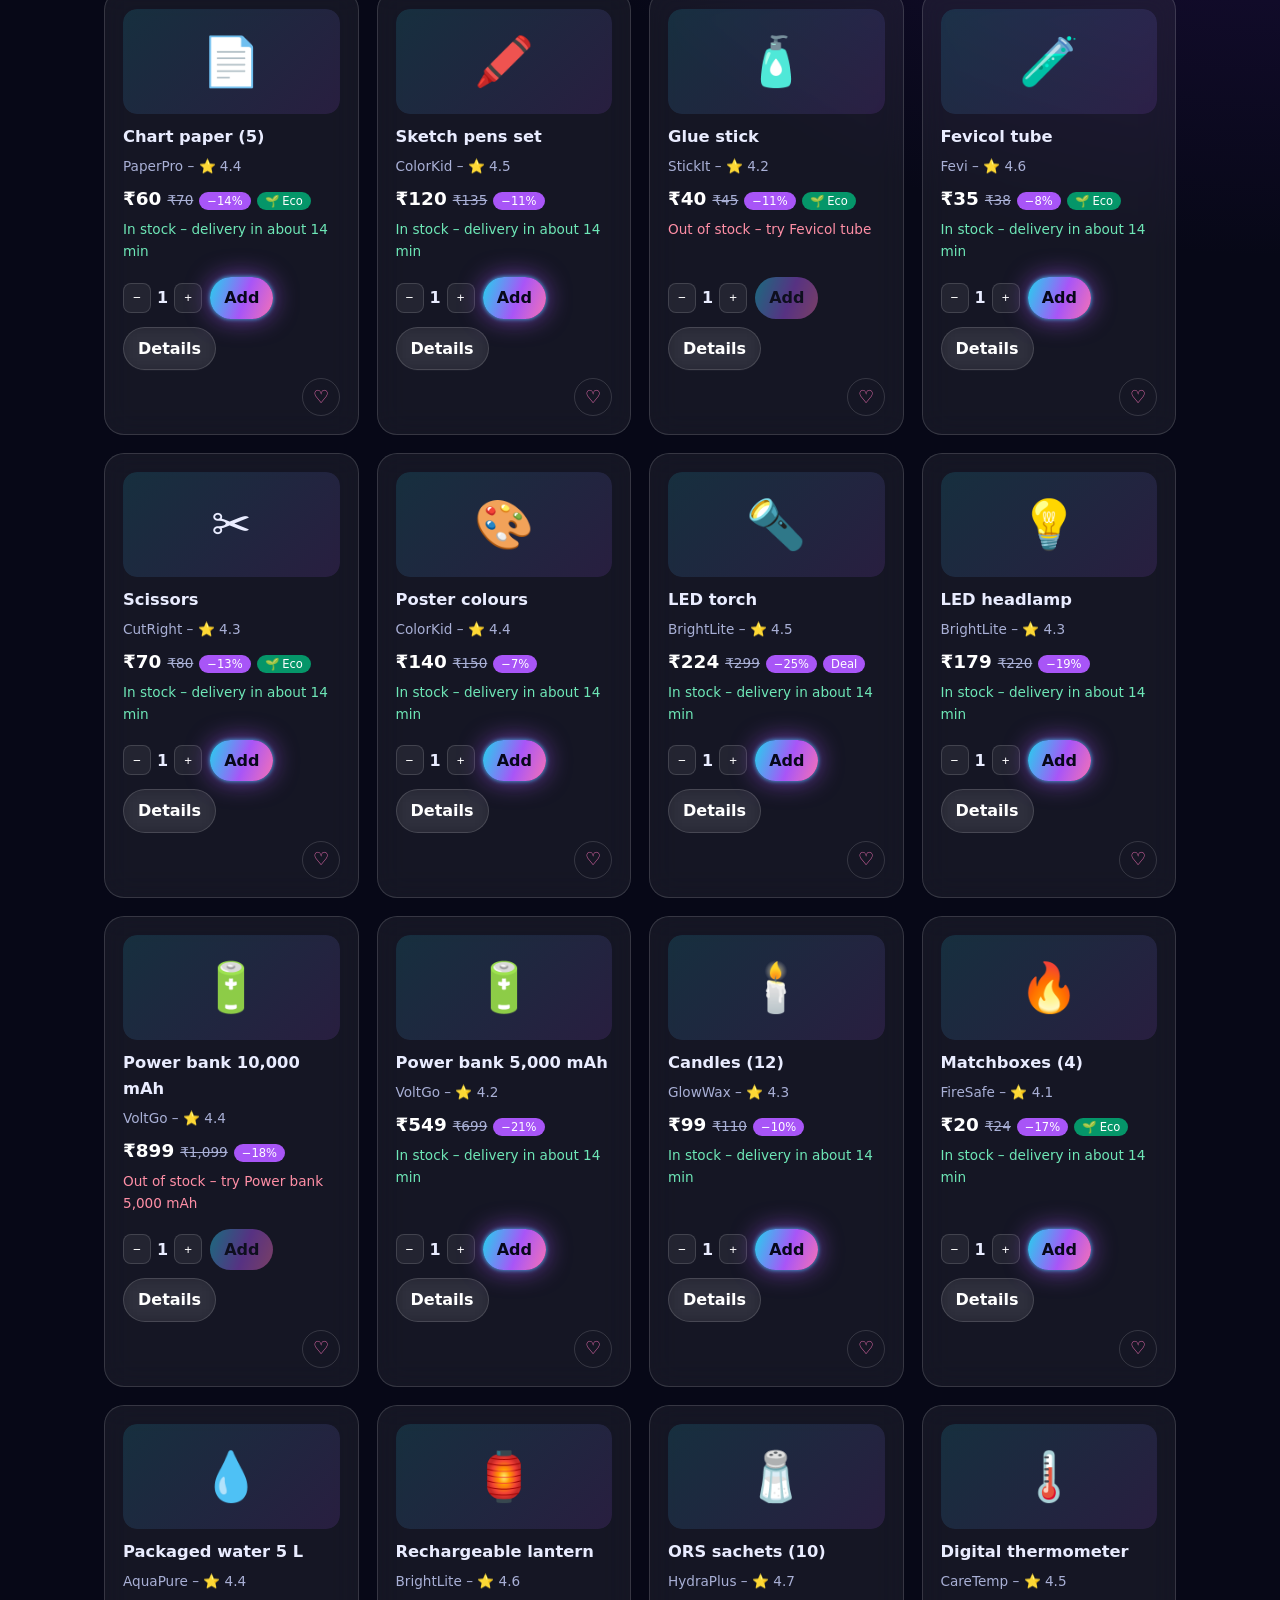
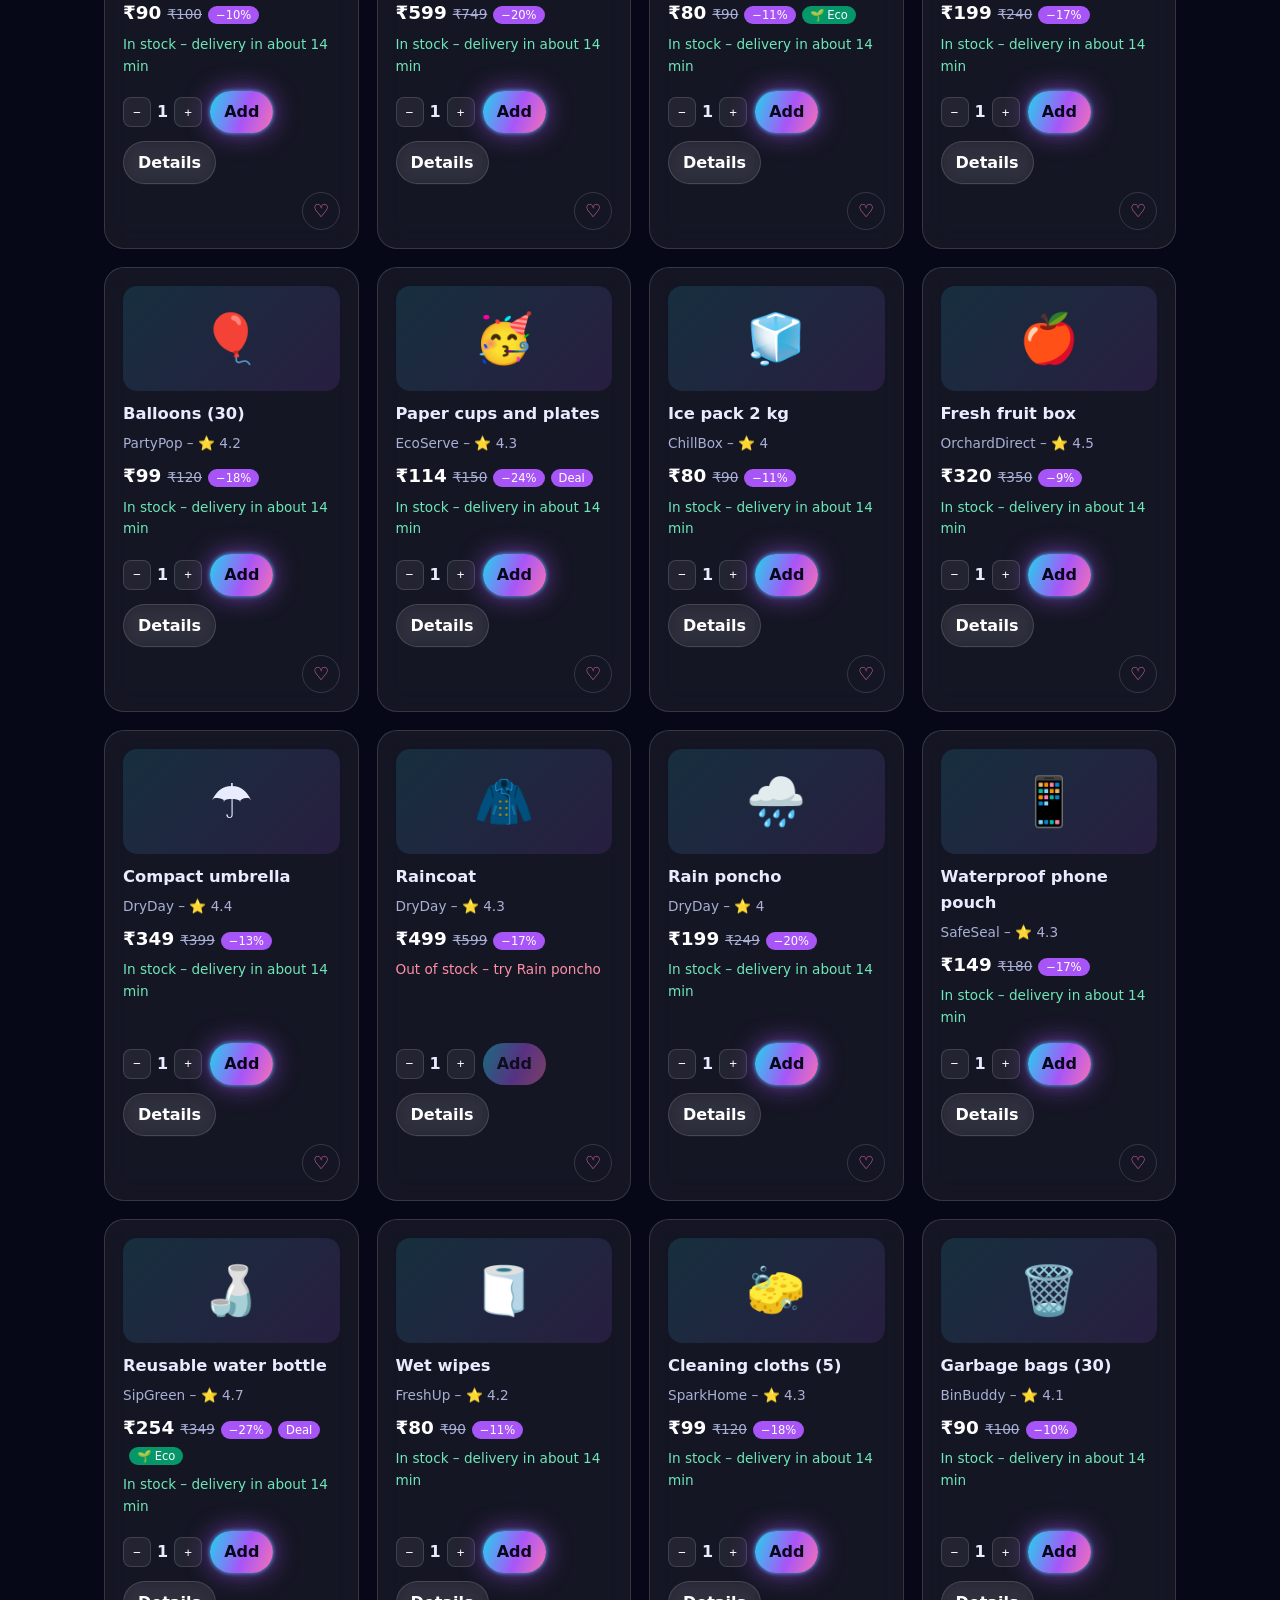
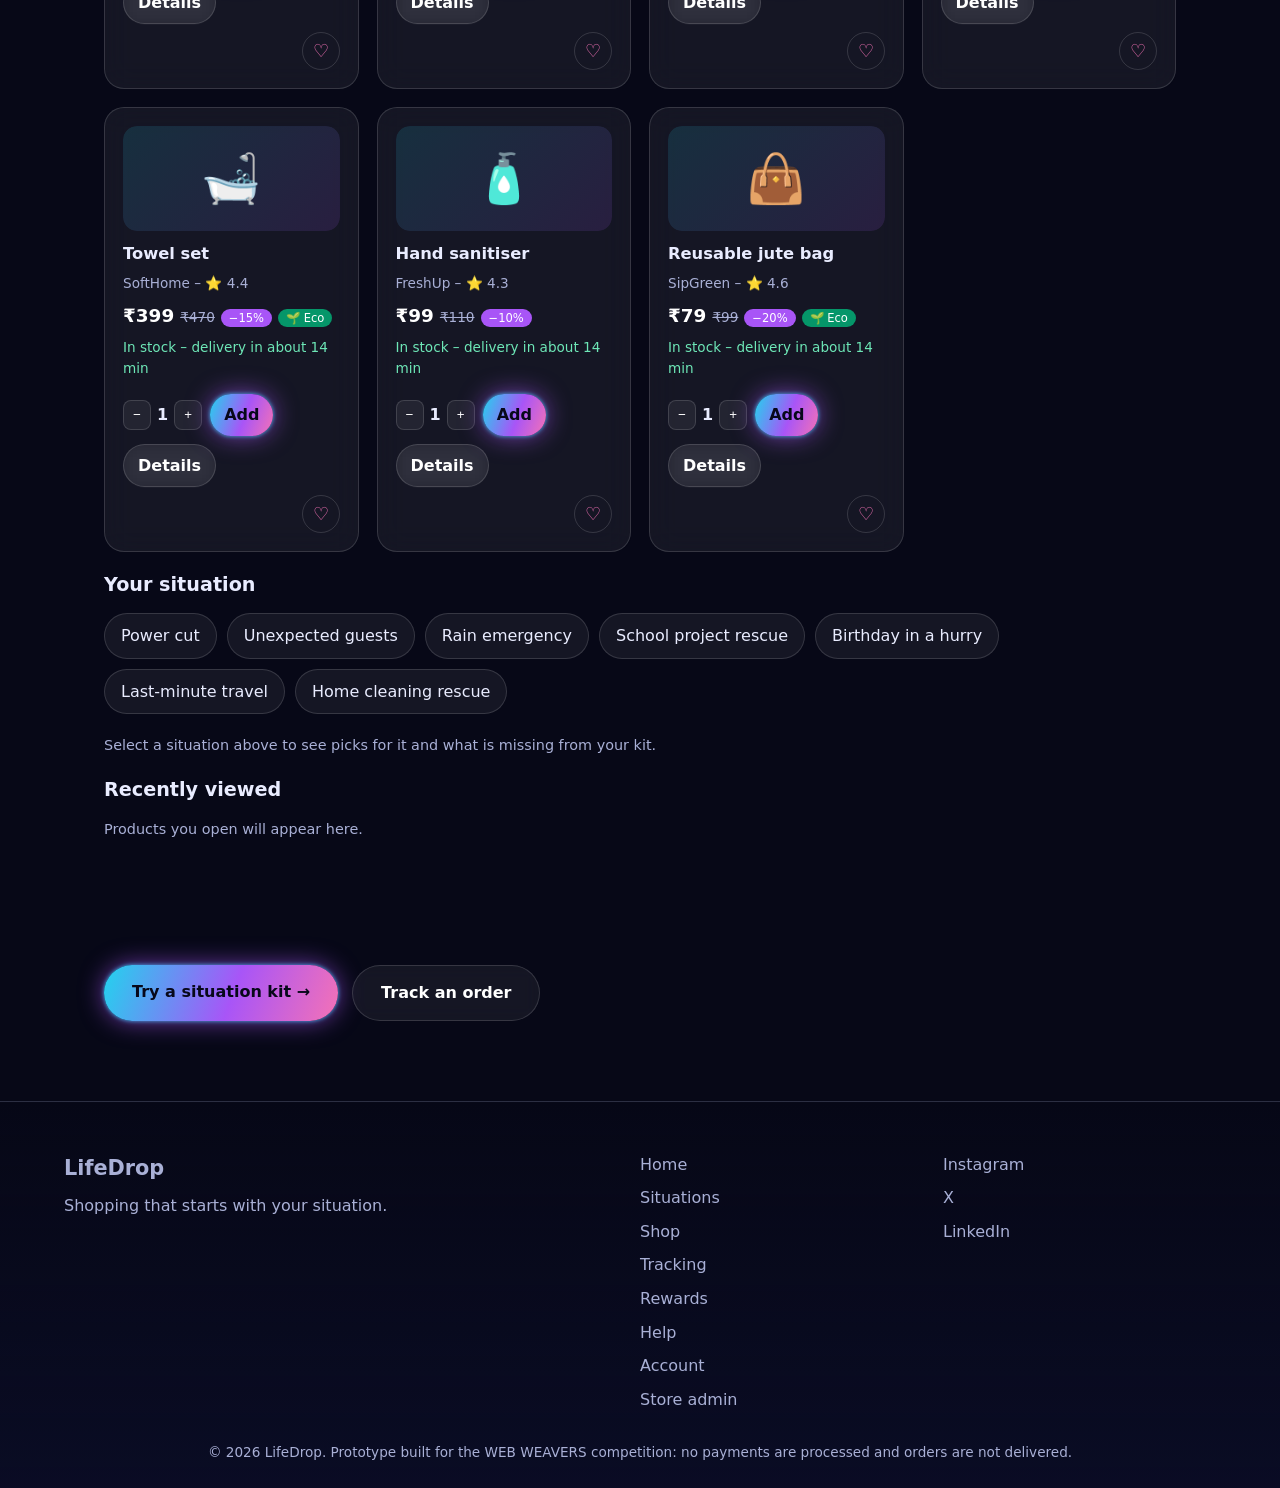
<file: shop.html>
<!DOCTYPE html>
<html lang="en">
<head>
<meta charset="UTF-8">
<meta name="viewport" content="width=device-width, initial-scale=1">
<title>Shop – LifeDrop</title>
<meta name="description" content="Pick what's happening. LifeDrop builds the kit.">
<link rel="stylesheet" href="style.css">
<script>try{var t=JSON.parse(localStorage.getItem("ld_theme")||'"dark"');if(t!=="dark"){var r=document.documentElement;r.dataset.theme="light";r.dataset.skin=t}}catch(e){}</script>
</head>
<body>
<div class="glow-cursor" aria-hidden="true"></div>
<a class="skip" href="#main">Skip to content</a>

<!-- NAVIGATION -->
<header class="nav" id="nav">
  <a href="index.html" class="logo"><svg width="26" height="26" viewBox="0 0 24 24" aria-hidden="true"><path d="M12 2C8 8 5 11 5 15a7 7 0 0014 0c0-4-3-7-7-13z" fill="url(#g)"/><defs><linearGradient id="g" x1="0" y1="0" x2="1" y2="1"><stop stop-color="#22d3ee"/><stop offset="1" stop-color="#a855f7"/></linearGradient></defs></svg>LifeDrop</a>
  <span class="nav-eta" id="navEta"></span>
  <button class="cart-btn" id="themeBtn" type="button" aria-label="Switch theme">☀️</button>
  <button class="cart-btn" id="favBtn" type="button" aria-label="Open favourites">♥<span id="favCount">0</span></button>
  <a class="cart-btn" id="acctBtn" href="account.html" aria-label="Your account">👤</a>
  <button class="cart-btn" id="cartBtn" type="button" aria-label="Open cart">🛒<span id="cartCount">0</span></button>
  <button class="menu-btn" id="menuBtn" aria-label="Open menu" aria-expanded="false" aria-controls="links"><span></span><span></span><span></span></button>
  <nav class="links" id="links">
    <a href="index.html">Home</a><a href="situations.html">Situations</a><a href="shop.html">Shop</a><a href="tracking.html">Tracking</a><a href="rewards.html">Rewards</a><a href="help.html">Help</a>
    <a href="situations.html" class="btn btn-glow small">Build my kit</a>
  </nav>
</header>

<main id="main">
<section class="page-head"><canvas id="particles" aria-hidden="true"></canvas><h1><span class="grad">The LifeDrop shop</span></h1><p class="lead">Search, filter and add products to your cart.</p></section>
<!-- SHOP -->
<section class="section" id="shop">
  <h2 class="reveal">Shop <span class="grad">normally, too</span></h2>
  <div class="flash card hotbox reveal">⚡ Quick Deal Zone: reusable bottle 15%, LED torch 10% and party cups 12% off. <b id="dealTimer"></b></div>
  <div class="shop-bar">
    <div class="search"><label class="sr" for="q">Search products</label><input id="q" type="search" placeholder="Search products, brands or a need like “power cut”" autocomplete="off" aria-controls="sugg"><ul id="sugg" class="sugg" hidden></ul></div>
    <select id="fCat" aria-label="Category"><option value="">All categories</option></select>
    <select id="fSort" aria-label="Sort by"><option value="rel">Relevance</option><option value="lo">Price: low to high</option><option value="hi">Price: high to low</option><option value="rt">Top rated</option></select>
  </div>
  <div class="shop-bar">
    <label class="chk"><input type="checkbox" id="fStock"> In stock only</label>
    <label class="chk"><input type="checkbox" id="fWish"> Saved only</label>
    <label class="chk"><input type="checkbox" id="fEco"> Low packaging</label>
    <label class="chk">Max price <b id="fPriceVal">₹1000</b><input type="range" id="fPrice" min="50" max="1000" step="50" value="1000"></label>
  </div>
  <div class="shop-bar">
    <input id="pin" inputmode="numeric" maxlength="6" placeholder="Delivery PIN code" aria-label="Delivery PIN code"><button id="pinBtn" class="btn btn-ghost small" type="button">Check delivery</button><span id="pinMsg" class="hint"></span>
    <button id="reorderBtn" class="btn btn-ghost small" type="button">Reorder last basket</button>
  </div>
  <div class="fchips" id="fChips"></div>
  <p class="recent" id="recent" hidden>Recently viewed: <span id="recentList"></span></p>
  <div class="products" id="products" aria-live="polite"></div>
  <div class="rails" id="rails"></div>
</section>

<div class="next-row"><a class="btn btn-glow" href="situations.html">Try a situation kit →</a> <a class="btn btn-ghost" href="tracking.html">Track an order</a></div>
</main>

<footer class="footer">
  <div class="foot-grid">
    <div><a href="index.html" class="logo">LifeDrop</a><p>Shopping that starts with your situation.</p></div>
    <nav aria-label="Footer"><a href="index.html">Home</a><a href="situations.html">Situations</a><a href="shop.html">Shop</a><a href="tracking.html">Tracking</a><a href="rewards.html">Rewards</a><a href="help.html">Help</a><a href="account.html">Account</a><a href="admin.html">Store admin</a></nav>
    <nav aria-label="Social"><a href="#" data-social="Instagram">Instagram</a><a href="#" data-social="X">X</a><a href="#" data-social="LinkedIn">LinkedIn</a></nav>
  </div>
  <p class="copy">© 2026 LifeDrop. Prototype built for the WEB WEAVERS competition: no payments are processed and orders are not delivered.</p>
</footer>

<button class="to-top" id="toTop" aria-label="Back to top">↑</button>
<div class="overlay" id="overlay" hidden></div>
<aside class="drawer" id="drawer" aria-hidden="true" aria-label="Your cart">
  <div class="drawer-head"><h3>Your cart</h3><button class="icon-btn" id="closeCart" type="button" aria-label="Close cart">✕</button></div>
  <ul class="cart-list" id="cartList"></ul>
  <div class="cart-foot">
    <div class="row"><label for="cartBudget">Budget</label><input id="cartBudget" type="number" min="50" step="10" placeholder="Max spend ₹"><button id="rescueBtn" class="btn btn-ghost small" type="button">Budget Rescue</button></div>
    <div class="row"><label for="coupon">Coupon</label><input id="coupon" placeholder="LIFE10 or FREEDEL"><button id="couponBtn" class="btn btn-ghost small" type="button">Apply</button></div>
    <p class="hint" id="cartNote"></p>
    <div class="free-bar"><div class="fb"><i id="fbFill"></i></div><p id="fbText"></p></div>
    <dl class="sum"><dt>Subtotal</dt><dd id="sSub">₹0</dd><dt>Discount</dt><dd id="sDisc">₹0</dd><dt>You save</dt><dd id="sSave">₹0</dd><dt>Delivery</dt><dd id="sDel">₹0</dd><dt class="big">Total</dt><dd class="big" id="sTot">₹0</dd></dl>
    <p class="hint" id="green"></p>
    <p class="hint" id="cartEta"></p>
    <button class="btn btn-glow" id="checkoutBtn" type="button">Checkout</button>
  </div>
</aside>

<dialog id="favs" aria-label="Your favourites"><button class="icon-btn close" data-close type="button" aria-label="Close">✕</button><h3>Your favourites</h3><ul class="favlist" id="favList"></ul></dialog>

<dialog id="pdp" aria-label="Product details"><button class="icon-btn close" data-close type="button" aria-label="Close">✕</button><div id="pdpBody"></div></dialog>

<dialog id="co" aria-label="Checkout">
  <button class="icon-btn close" data-close type="button" aria-label="Close">✕</button>
  <form id="coForm" class="form" novalidate>
    <ol class="steps-bar" id="coSteps"><li class="done">Cart</li><li class="now">Details</li><li>Confirmed</li></ol>
    <h3>Checkout</h3>
    <p id="coSummary" class="hint"></p>
    <ul class="plain sumlist" id="coItems"></ul>
    <label for="coName">Name</label><input id="coName" autocomplete="name"><small class="err" id="coNameErr"></small>
    <label for="coPin">PIN code</label><input id="coPin" inputmode="numeric" maxlength="6" autocomplete="postal-code"><small class="err" id="coPinErr"></small>
    <label for="coAddr">Address</label><textarea id="coAddr" rows="2"></textarea><small class="err" id="coAddrErr"></small>
    <label for="coSlot">Delivery slot</label><select id="coSlot"><option>As soon as possible</option><option>Within 1 hour</option><option>Evening, 6-8 pm</option></select>
    <label for="coPay">Payment method</label><select id="coPay"><option>UPI</option><option>Card</option><option>Cash on delivery</option></select>
    <button class="btn btn-glow" type="submit">Place order</button>
  </form>
  <div id="coDone" style="display:none"><div class="check" aria-hidden="true">✓</div><h3>Order placed!</h3><p id="coDoneTxt"></p><p class="hint">Taking you to order tracking…</p></div>
</dialog>

<nav class="bottom-nav" aria-label="Quick navigation"><a href="index.html"><span aria-hidden="true">🏠</span>Home</a><a href="situations.html"><span aria-hidden="true">✦</span>Kits</a><a href="shop.html"><span aria-hidden="true">🛍️</span>Shop</a><button type="button" id="bnCart"><span aria-hidden="true">🛒</span>Cart <b id="bnCount">0</b></button><a href="account.html"><span aria-hidden="true">👤</span>Account</a></nav>
<button class="bot-btn" id="botBtn" type="button" aria-label="Open the LifeDrop assistant" aria-expanded="false">💬</button>
<section class="bot" id="bot" hidden aria-label="LifeDrop assistant"><div class="bot-head"><b>LifeDrop assistant</b><span class="viz" aria-hidden="true"><i></i><i></i><i></i><i></i></span><button class="icon-btn" id="botClose" type="button" aria-label="Close assistant">✕</button></div><div class="bot-log" id="botLog" role="log" aria-live="polite"></div><div class="bot-chips" id="botChips"></div><form class="bot-form" id="botForm"><label class="sr" for="botIn">Your message</label><input id="botIn" placeholder="e.g. guests arriving in 20 minutes" autocomplete="off"><button class="btn btn-glow small" type="submit">Send</button></form></section>
<div class="toast" id="toast" role="status"></div>
<script src="script.js"></script>
</body>
</html>
</file>
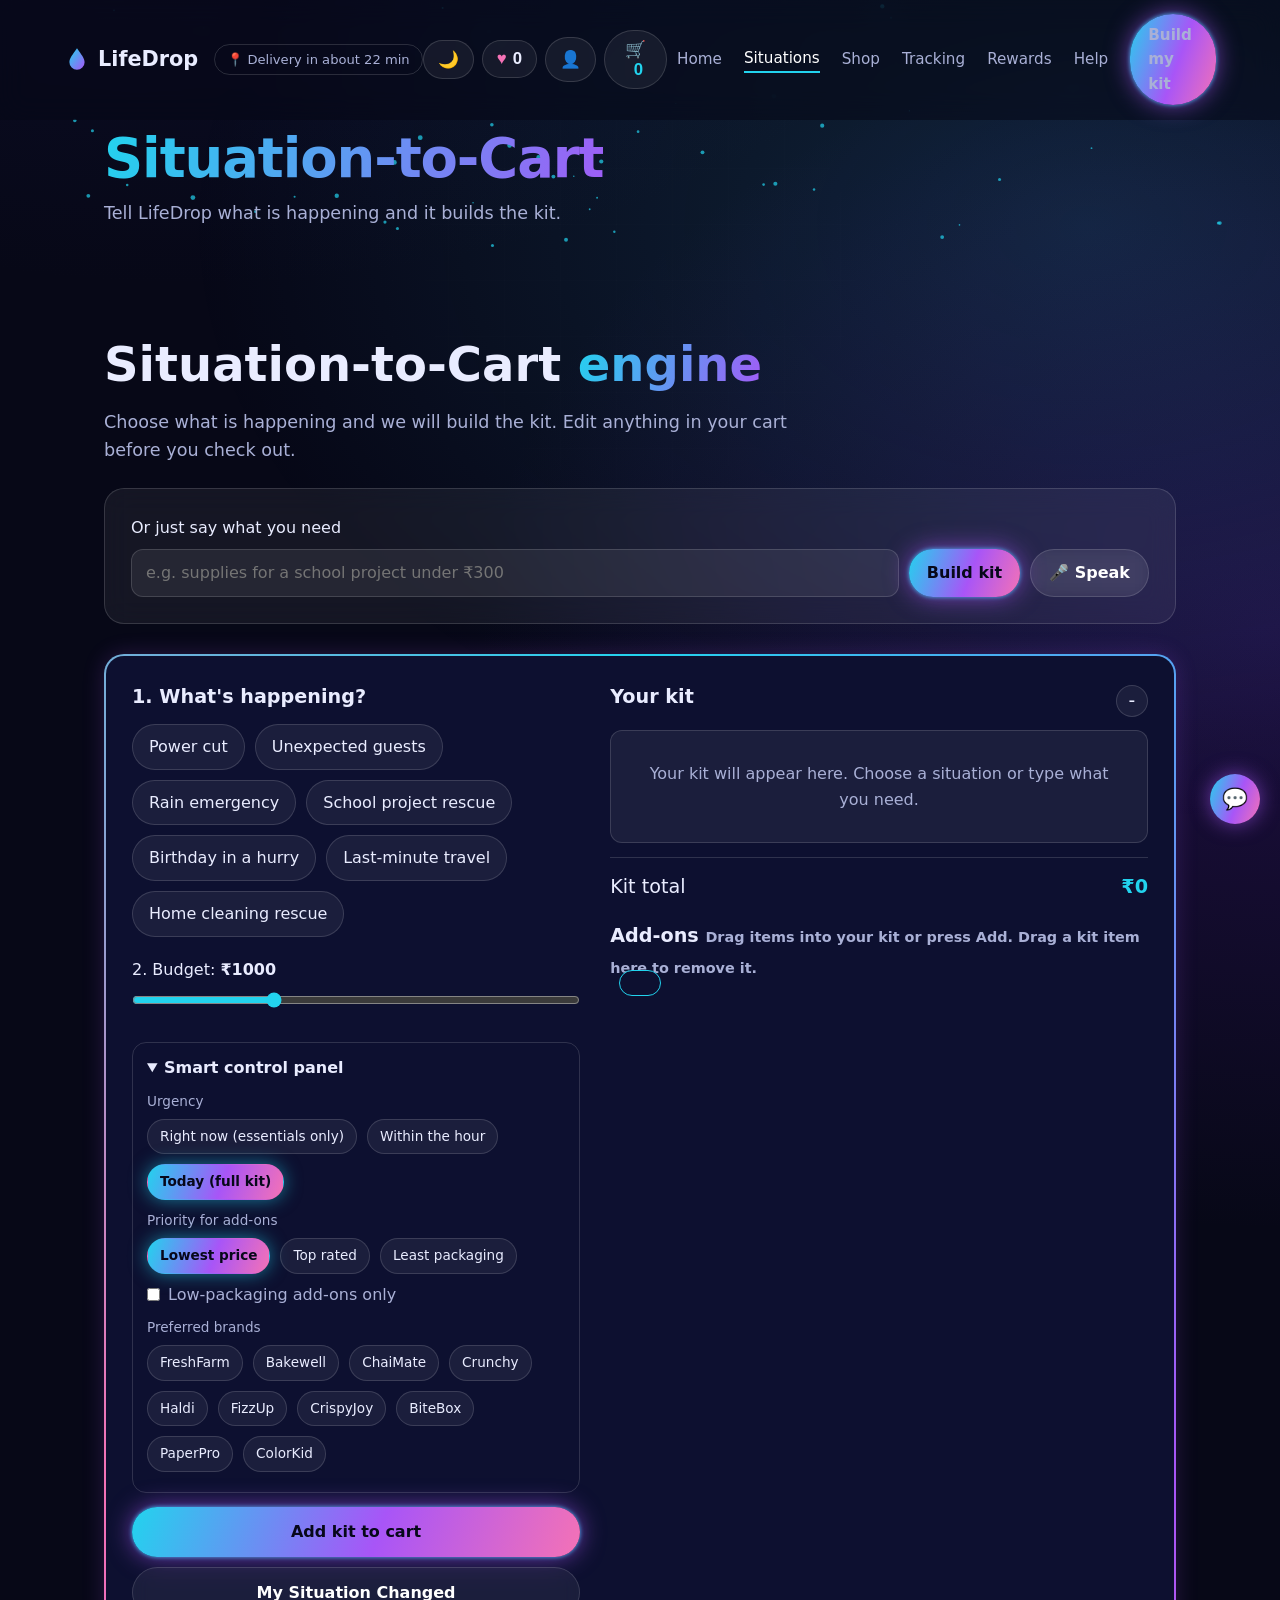
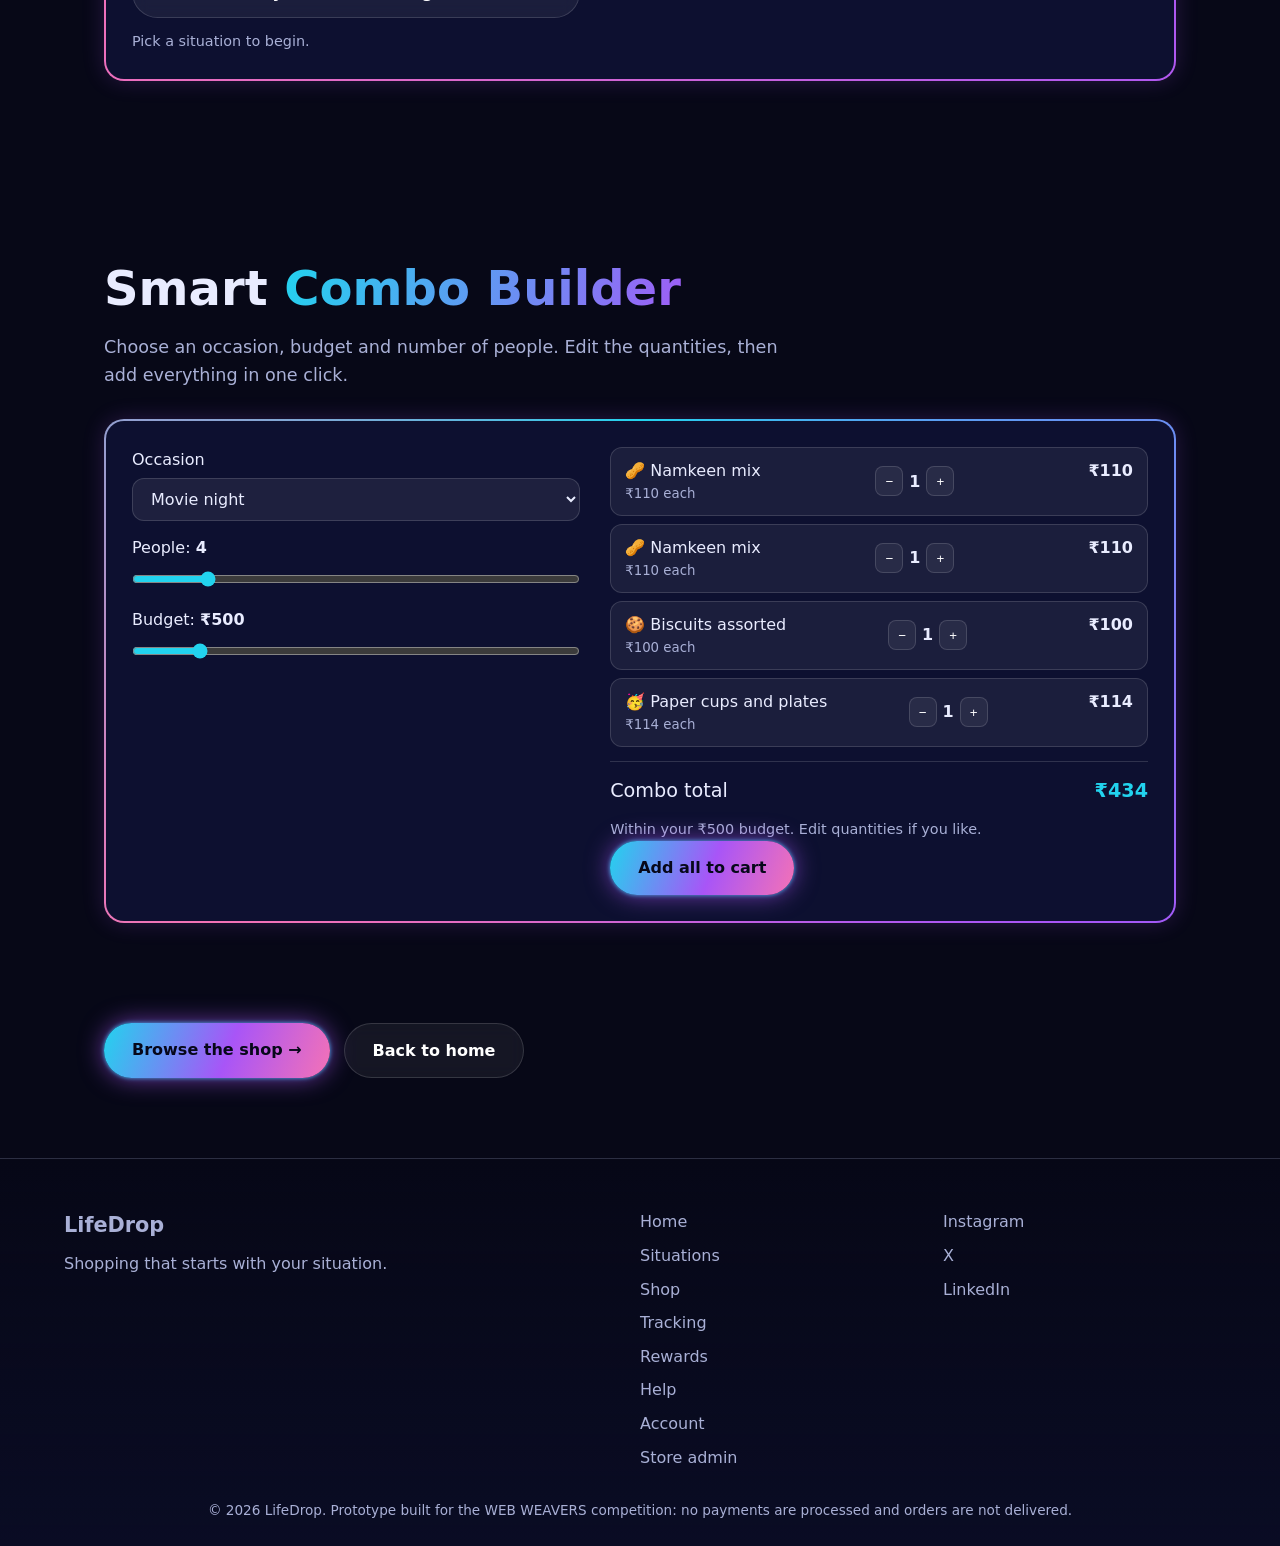
<file: situations.html>
<!DOCTYPE html>
<html lang="en">
<head>
<meta charset="UTF-8">
<meta name="viewport" content="width=device-width, initial-scale=1">
<title>Situations – LifeDrop</title>
<meta name="description" content="Pick what's happening. LifeDrop builds the kit.">
<link rel="stylesheet" href="style.css">
<script>try{var t=JSON.parse(localStorage.getItem("ld_theme")||'"dark"');if(t!=="dark"){var r=document.documentElement;r.dataset.theme="light";r.dataset.skin=t}}catch(e){}</script>
</head>
<body>
<div class="glow-cursor" aria-hidden="true"></div>
<a class="skip" href="#main">Skip to content</a>

<!-- NAVIGATION -->
<header class="nav" id="nav">
  <a href="index.html" class="logo"><svg width="26" height="26" viewBox="0 0 24 24" aria-hidden="true"><path d="M12 2C8 8 5 11 5 15a7 7 0 0014 0c0-4-3-7-7-13z" fill="url(#g)"/><defs><linearGradient id="g" x1="0" y1="0" x2="1" y2="1"><stop stop-color="#22d3ee"/><stop offset="1" stop-color="#a855f7"/></linearGradient></defs></svg>LifeDrop</a>
  <span class="nav-eta" id="navEta"></span>
  <button class="cart-btn" id="themeBtn" type="button" aria-label="Switch theme">☀️</button>
  <button class="cart-btn" id="favBtn" type="button" aria-label="Open favourites">♥<span id="favCount">0</span></button>
  <a class="cart-btn" id="acctBtn" href="account.html" aria-label="Your account">👤</a>
  <button class="cart-btn" id="cartBtn" type="button" aria-label="Open cart">🛒<span id="cartCount">0</span></button>
  <button class="menu-btn" id="menuBtn" aria-label="Open menu" aria-expanded="false" aria-controls="links"><span></span><span></span><span></span></button>
  <nav class="links" id="links">
    <a href="index.html">Home</a><a href="situations.html">Situations</a><a href="shop.html">Shop</a><a href="tracking.html">Tracking</a><a href="rewards.html">Rewards</a><a href="help.html">Help</a>
    <a href="situations.html" class="btn btn-glow small">Build my kit</a>
  </nav>
</header>

<main id="main">
<section class="page-head"><canvas id="particles" aria-hidden="true"></canvas><h1><span class="grad">Situation-to-Cart</span></h1><p class="lead">Tell LifeDrop what is happening and it builds the kit.</p></section>
<!-- INTERACTIVE DEMO -->
<section class="section" id="demo">
  <h2 class="reveal">Situation-to-Cart <span class="grad">engine</span></h2>
  <p class="lead reveal">Choose what is happening and we will build the kit. Edit anything in your cart before you check out.</p>
  <div class="nl card glass reveal">
    <label for="nl">Or just say what you need</label>
    <div class="nl-row"><input id="nl" placeholder="e.g. supplies for a school project under ₹300" autocomplete="off"><button class="btn btn-glow small" id="nlBtn" type="button">Build kit</button><button class="btn btn-ghost small" id="micBtn" type="button" aria-label="Speak your request">🎤 Speak</button></div>
  </div>
  <div class="demo card neon reveal">
    <div class="demo-controls">
      <h3 id="sitLabel">1. What's happening?</h3>
      <div class="chips" id="chips" role="radiogroup" aria-labelledby="sitLabel"></div>
      <label class="range" for="budget">2. Budget: <b id="budgetVal">₹1000</b></label>
      <input type="range" id="budget" min="100" max="3000" step="50" value="1000">
      <details class="panel" open><summary>Smart control panel</summary>
        <p class="lbl" id="urgLbl">Urgency</p><div class="chips" id="urgency" role="radiogroup" aria-labelledby="urgLbl"></div>
        <p class="lbl" id="prioLbl">Priority for add-ons</p><div class="chips" id="prio" role="radiogroup" aria-labelledby="prioLbl"></div>
        <label class="chk"><input type="checkbox" id="ctlEco"> Low-packaging add-ons only</label>
        <p class="lbl" id="brandLbl">Preferred brands</p><div class="chips" id="brands" aria-labelledby="brandLbl"></div>
      </details>
      <div class="btn-col">
        <button class="btn btn-glow" id="addKitBtn" type="button">Add kit to cart</button>
        <button class="btn btn-ghost" id="changeBtn" type="button">My Situation Changed</button>
      </div>
      <p class="hint" id="hint">Pick a situation to begin.</p>
    </div>
    <div class="demo-kit" aria-live="polite">
      <div class="kit-head"><h3 id="kitTitle">Your kit</h3><span class="badge" id="eta">–</span></div>
      <ul class="kit" id="kit"><li class="empty">Your kit will appear here. Choose a situation or type what you need.</li></ul>
      <div class="total"><span>Kit total</span><b id="total">₹0</b></div>
      <p class="hint" id="note"></p>
      <h3 class="tray-title">Add-ons <small class="hint">Drag items into your kit or press Add. Drag a kit item here to remove it.</small></h3>
      <ul class="tray" id="tray"></ul>
    </div>
  </div>
</section>

<section class="section" id="combo">
  <h2 class="reveal">Smart <span class="grad">Combo Builder</span></h2>
  <p class="lead reveal">Choose an occasion, budget and number of people. Edit the quantities, then add everything in one click.</p>
  <div class="demo card neon reveal">
    <div class="demo-controls">
      <label for="cbOcc">Occasion</label><select id="cbOcc"></select>
      <label class="range" for="cbPeople">People: <b id="cbPeopleVal">4</b></label><input type="range" id="cbPeople" min="1" max="20" value="4">
      <label class="range" for="cbBudget">Budget: <b id="cbBudgetVal">₹500</b></label><input type="range" id="cbBudget" min="100" max="3000" step="50" value="500">
    </div>
    <div class="demo-kit" aria-live="polite">
      <ul class="kit" id="cbList"></ul>
      <div class="total"><span>Combo total</span><b id="cbTotal">₹0</b></div>
      <p class="hint" id="cbNote"></p>
      <button class="btn btn-glow" id="cbAdd" type="button">Add all to cart</button>
    </div>
  </div>
</section>
<div class="next-row"><a class="btn btn-glow" href="shop.html">Browse the shop →</a> <a class="btn btn-ghost" href="index.html">Back to home</a></div>
</main>

<footer class="footer">
  <div class="foot-grid">
    <div><a href="index.html" class="logo">LifeDrop</a><p>Shopping that starts with your situation.</p></div>
    <nav aria-label="Footer"><a href="index.html">Home</a><a href="situations.html">Situations</a><a href="shop.html">Shop</a><a href="tracking.html">Tracking</a><a href="rewards.html">Rewards</a><a href="help.html">Help</a><a href="account.html">Account</a><a href="admin.html">Store admin</a></nav>
    <nav aria-label="Social"><a href="#" data-social="Instagram">Instagram</a><a href="#" data-social="X">X</a><a href="#" data-social="LinkedIn">LinkedIn</a></nav>
  </div>
  <p class="copy">© 2026 LifeDrop. Prototype built for the WEB WEAVERS competition: no payments are processed and orders are not delivered.</p>
</footer>

<button class="to-top" id="toTop" aria-label="Back to top">↑</button>
<div class="overlay" id="overlay" hidden></div>
<aside class="drawer" id="drawer" aria-hidden="true" aria-label="Your cart">
  <div class="drawer-head"><h3>Your cart</h3><button class="icon-btn" id="closeCart" type="button" aria-label="Close cart">✕</button></div>
  <ul class="cart-list" id="cartList"></ul>
  <div class="cart-foot">
    <div class="row"><label for="cartBudget">Budget</label><input id="cartBudget" type="number" min="50" step="10" placeholder="Max spend ₹"><button id="rescueBtn" class="btn btn-ghost small" type="button">Budget Rescue</button></div>
    <div class="row"><label for="coupon">Coupon</label><input id="coupon" placeholder="LIFE10 or FREEDEL"><button id="couponBtn" class="btn btn-ghost small" type="button">Apply</button></div>
    <p class="hint" id="cartNote"></p>
    <div class="free-bar"><div class="fb"><i id="fbFill"></i></div><p id="fbText"></p></div>
    <dl class="sum"><dt>Subtotal</dt><dd id="sSub">₹0</dd><dt>Discount</dt><dd id="sDisc">₹0</dd><dt>You save</dt><dd id="sSave">₹0</dd><dt>Delivery</dt><dd id="sDel">₹0</dd><dt class="big">Total</dt><dd class="big" id="sTot">₹0</dd></dl>
    <p class="hint" id="green"></p>
    <p class="hint" id="cartEta"></p>
    <button class="btn btn-glow" id="checkoutBtn" type="button">Checkout</button>
  </div>
</aside>

<dialog id="favs" aria-label="Your favourites"><button class="icon-btn close" data-close type="button" aria-label="Close">✕</button><h3>Your favourites</h3><ul class="favlist" id="favList"></ul></dialog>

<dialog id="pdp" aria-label="Product details"><button class="icon-btn close" data-close type="button" aria-label="Close">✕</button><div id="pdpBody"></div></dialog>

<dialog id="co" aria-label="Checkout">
  <button class="icon-btn close" data-close type="button" aria-label="Close">✕</button>
  <form id="coForm" class="form" novalidate>
    <ol class="steps-bar" id="coSteps"><li class="done">Cart</li><li class="now">Details</li><li>Confirmed</li></ol>
    <h3>Checkout</h3>
    <p id="coSummary" class="hint"></p>
    <ul class="plain sumlist" id="coItems"></ul>
    <label for="coName">Name</label><input id="coName" autocomplete="name"><small class="err" id="coNameErr"></small>
    <label for="coPin">PIN code</label><input id="coPin" inputmode="numeric" maxlength="6" autocomplete="postal-code"><small class="err" id="coPinErr"></small>
    <label for="coAddr">Address</label><textarea id="coAddr" rows="2"></textarea><small class="err" id="coAddrErr"></small>
    <label for="coSlot">Delivery slot</label><select id="coSlot"><option>As soon as possible</option><option>Within 1 hour</option><option>Evening, 6-8 pm</option></select>
    <label for="coPay">Payment method</label><select id="coPay"><option>UPI</option><option>Card</option><option>Cash on delivery</option></select>
    <button class="btn btn-glow" type="submit">Place order</button>
  </form>
  <div id="coDone" style="display:none"><div class="check" aria-hidden="true">✓</div><h3>Order placed!</h3><p id="coDoneTxt"></p><p class="hint">Taking you to order tracking…</p></div>
</dialog>

<nav class="bottom-nav" aria-label="Quick navigation"><a href="index.html"><span aria-hidden="true">🏠</span>Home</a><a href="situations.html"><span aria-hidden="true">✦</span>Kits</a><a href="shop.html"><span aria-hidden="true">🛍️</span>Shop</a><button type="button" id="bnCart"><span aria-hidden="true">🛒</span>Cart <b id="bnCount">0</b></button><a href="account.html"><span aria-hidden="true">👤</span>Account</a></nav>
<button class="bot-btn" id="botBtn" type="button" aria-label="Open the LifeDrop assistant" aria-expanded="false">💬</button>
<section class="bot" id="bot" hidden aria-label="LifeDrop assistant"><div class="bot-head"><b>LifeDrop assistant</b><span class="viz" aria-hidden="true"><i></i><i></i><i></i><i></i></span><button class="icon-btn" id="botClose" type="button" aria-label="Close assistant">✕</button></div><div class="bot-log" id="botLog" role="log" aria-live="polite"></div><div class="bot-chips" id="botChips"></div><form class="bot-form" id="botForm"><label class="sr" for="botIn">Your message</label><input id="botIn" placeholder="e.g. guests arriving in 20 minutes" autocomplete="off"><button class="btn btn-glow small" type="submit">Send</button></form></section>
<div class="toast" id="toast" role="status"></div>
<script src="script.js"></script>
</body>
</html>
</file>
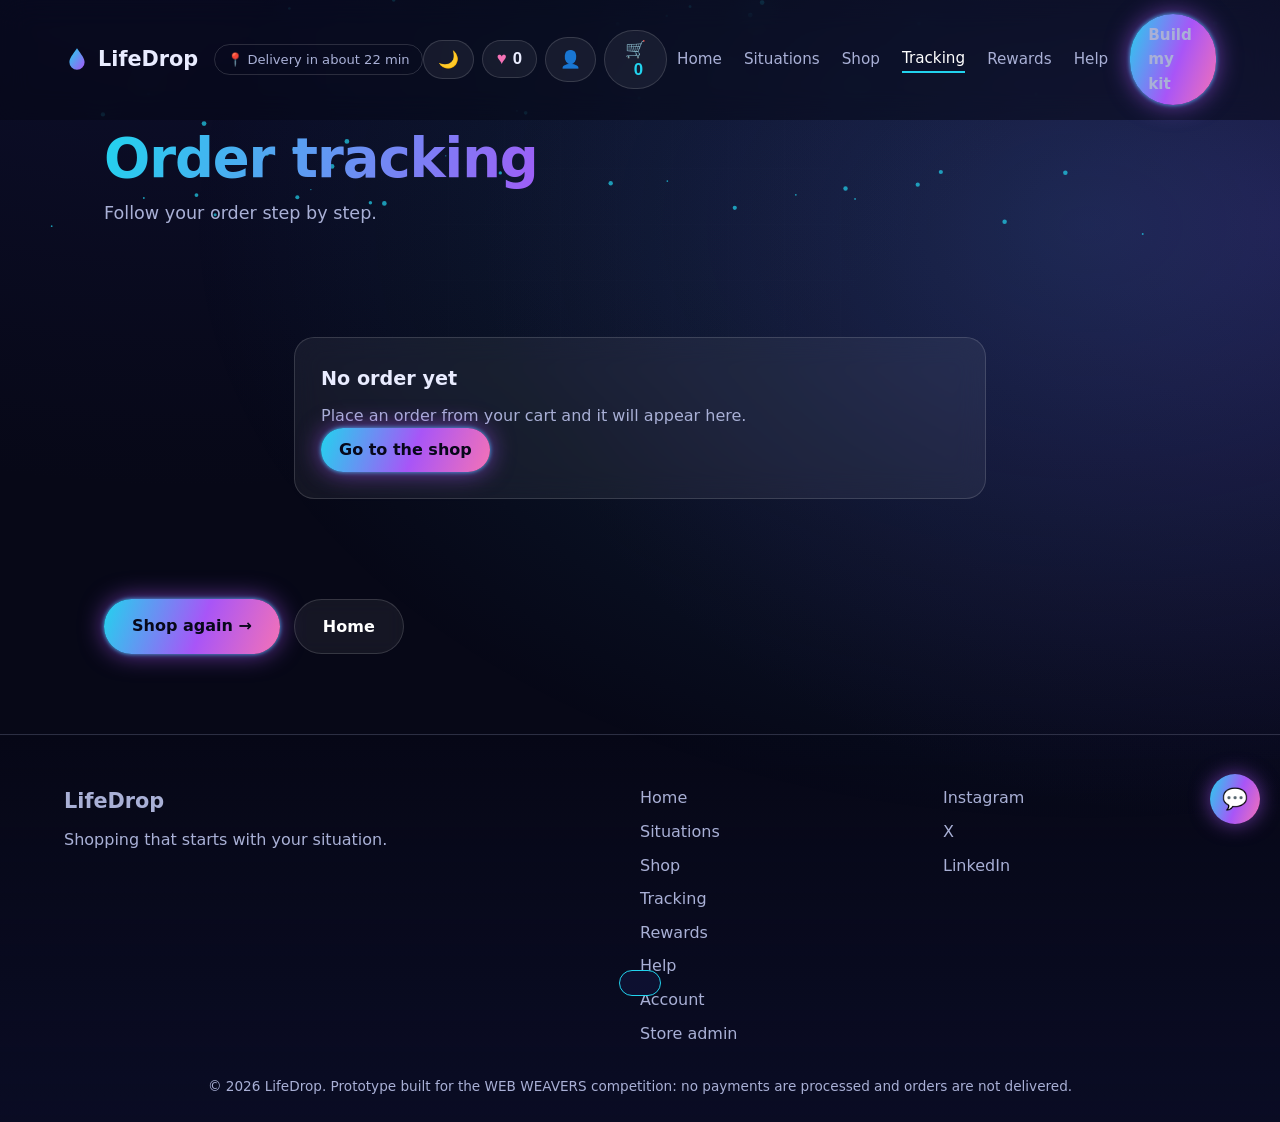
<file: tracking.html>
<!DOCTYPE html>
<html lang="en">
<head>
<meta charset="UTF-8">
<meta name="viewport" content="width=device-width, initial-scale=1">
<title>Order tracking – LifeDrop</title>
<meta name="description" content="Pick what's happening. LifeDrop builds the kit.">
<link rel="stylesheet" href="style.css">
<script>try{var t=JSON.parse(localStorage.getItem("ld_theme")||'"dark"');if(t!=="dark"){var r=document.documentElement;r.dataset.theme="light";r.dataset.skin=t}}catch(e){}</script>
</head>
<body>
<div class="glow-cursor" aria-hidden="true"></div>
<a class="skip" href="#main">Skip to content</a>

<!-- NAVIGATION -->
<header class="nav" id="nav">
  <a href="index.html" class="logo"><svg width="26" height="26" viewBox="0 0 24 24" aria-hidden="true"><path d="M12 2C8 8 5 11 5 15a7 7 0 0014 0c0-4-3-7-7-13z" fill="url(#g)"/><defs><linearGradient id="g" x1="0" y1="0" x2="1" y2="1"><stop stop-color="#22d3ee"/><stop offset="1" stop-color="#a855f7"/></linearGradient></defs></svg>LifeDrop</a>
  <span class="nav-eta" id="navEta"></span>
  <button class="cart-btn" id="themeBtn" type="button" aria-label="Switch theme">☀️</button>
  <button class="cart-btn" id="favBtn" type="button" aria-label="Open favourites">♥<span id="favCount">0</span></button>
  <a class="cart-btn" id="acctBtn" href="account.html" aria-label="Your account">👤</a>
  <button class="cart-btn" id="cartBtn" type="button" aria-label="Open cart">🛒<span id="cartCount">0</span></button>
  <button class="menu-btn" id="menuBtn" aria-label="Open menu" aria-expanded="false" aria-controls="links"><span></span><span></span><span></span></button>
  <nav class="links" id="links">
    <a href="index.html">Home</a><a href="situations.html">Situations</a><a href="shop.html">Shop</a><a href="tracking.html">Tracking</a><a href="rewards.html">Rewards</a><a href="help.html">Help</a>
    <a href="situations.html" class="btn btn-glow small">Build my kit</a>
  </nav>
</header>

<main id="main">
<section class="page-head"><canvas id="particles" aria-hidden="true"></canvas><h1><span class="grad">Order tracking</span></h1><p class="lead">Follow your order step by step.</p></section>
<section class="section narrow" id="track">
  <div class="card glass" id="trkEmpty"><h3>No order yet</h3><p>Place an order from your cart and it will appear here.</p><p><a class="btn btn-glow small" href="shop.html">Go to the shop</a></p></div>
  <div class="card neon" id="trkCard" hidden>
    <h3 id="trkTitle"></h3>
    <div class="route-wrap" aria-hidden="true"><div class="route"><i id="routeBar"></i></div><span class="rider" id="rider">🛵</span></div>
    <div class="mc-cards"><div class="mc-card"><small>Status</small><b id="mcStatus">–</b></div><div class="mc-card"><small>Arriving in</small><b id="mcEta">–</b></div><div class="mc-card"><small>Distance left</small><b id="mcDist">–</b></div></div>
    <svg class="mc-map" viewBox="0 0 640 260" role="img" aria-label="Delivery route map">
      <defs><pattern id="mcgrid" width="32" height="32" patternUnits="userSpaceOnUse"><path d="M32 0H0V32" fill="none" stroke="#1e293b" stroke-width="1"/></pattern></defs>
      <rect width="640" height="260" fill="url(#mcgrid)"/>
      <path d="M0 120H640M200 0V260M430 0V260" stroke="#0f172a" stroke-width="16" fill="none"/>
      <path id="mcPath" class="mc-route" d="M60 200 C160 60 260 230 360 120 S540 60 580 150"/>
      <path id="mcDone" class="mc-done" d="M60 200 C160 60 260 230 360 120 S540 60 580 150"/>
      <text x="60" y="226" font-size="24" text-anchor="middle">🏬</text><text x="580" y="140" font-size="24" text-anchor="middle">🏠</text>
      <g id="mcRider" transform="translate(60 200)"><circle r="16" fill="#22d3ee" opacity=".3"/><circle r="7" fill="#22d3ee"/></g>
    </svg>
    <ol class="timeline" id="timeline"></ol>
    <p class="hint" id="trkEta"></p>
  </div>
</section>
<div class="next-row"><a class="btn btn-glow" href="shop.html">Shop again →</a> <a class="btn btn-ghost" href="index.html">Home</a></div>
</main>

<footer class="footer">
  <div class="foot-grid">
    <div><a href="index.html" class="logo">LifeDrop</a><p>Shopping that starts with your situation.</p></div>
    <nav aria-label="Footer"><a href="index.html">Home</a><a href="situations.html">Situations</a><a href="shop.html">Shop</a><a href="tracking.html">Tracking</a><a href="rewards.html">Rewards</a><a href="help.html">Help</a><a href="account.html">Account</a><a href="admin.html">Store admin</a></nav>
    <nav aria-label="Social"><a href="#" data-social="Instagram">Instagram</a><a href="#" data-social="X">X</a><a href="#" data-social="LinkedIn">LinkedIn</a></nav>
  </div>
  <p class="copy">© 2026 LifeDrop. Prototype built for the WEB WEAVERS competition: no payments are processed and orders are not delivered.</p>
</footer>

<button class="to-top" id="toTop" aria-label="Back to top">↑</button>
<div class="overlay" id="overlay" hidden></div>
<aside class="drawer" id="drawer" aria-hidden="true" aria-label="Your cart">
  <div class="drawer-head"><h3>Your cart</h3><button class="icon-btn" id="closeCart" type="button" aria-label="Close cart">✕</button></div>
  <ul class="cart-list" id="cartList"></ul>
  <div class="cart-foot">
    <div class="row"><label for="cartBudget">Budget</label><input id="cartBudget" type="number" min="50" step="10" placeholder="Max spend ₹"><button id="rescueBtn" class="btn btn-ghost small" type="button">Budget Rescue</button></div>
    <div class="row"><label for="coupon">Coupon</label><input id="coupon" placeholder="LIFE10 or FREEDEL"><button id="couponBtn" class="btn btn-ghost small" type="button">Apply</button></div>
    <p class="hint" id="cartNote"></p>
    <div class="free-bar"><div class="fb"><i id="fbFill"></i></div><p id="fbText"></p></div>
    <dl class="sum"><dt>Subtotal</dt><dd id="sSub">₹0</dd><dt>Discount</dt><dd id="sDisc">₹0</dd><dt>You save</dt><dd id="sSave">₹0</dd><dt>Delivery</dt><dd id="sDel">₹0</dd><dt class="big">Total</dt><dd class="big" id="sTot">₹0</dd></dl>
    <p class="hint" id="green"></p>
    <p class="hint" id="cartEta"></p>
    <button class="btn btn-glow" id="checkoutBtn" type="button">Checkout</button>
  </div>
</aside>

<dialog id="favs" aria-label="Your favourites"><button class="icon-btn close" data-close type="button" aria-label="Close">✕</button><h3>Your favourites</h3><ul class="favlist" id="favList"></ul></dialog>

<dialog id="pdp" aria-label="Product details"><button class="icon-btn close" data-close type="button" aria-label="Close">✕</button><div id="pdpBody"></div></dialog>

<dialog id="co" aria-label="Checkout">
  <button class="icon-btn close" data-close type="button" aria-label="Close">✕</button>
  <form id="coForm" class="form" novalidate>
    <ol class="steps-bar" id="coSteps"><li class="done">Cart</li><li class="now">Details</li><li>Confirmed</li></ol>
    <h3>Checkout</h3>
    <p id="coSummary" class="hint"></p>
    <ul class="plain sumlist" id="coItems"></ul>
    <label for="coName">Name</label><input id="coName" autocomplete="name"><small class="err" id="coNameErr"></small>
    <label for="coPin">PIN code</label><input id="coPin" inputmode="numeric" maxlength="6" autocomplete="postal-code"><small class="err" id="coPinErr"></small>
    <label for="coAddr">Address</label><textarea id="coAddr" rows="2"></textarea><small class="err" id="coAddrErr"></small>
    <label for="coSlot">Delivery slot</label><select id="coSlot"><option>As soon as possible</option><option>Within 1 hour</option><option>Evening, 6-8 pm</option></select>
    <label for="coPay">Payment method</label><select id="coPay"><option>UPI</option><option>Card</option><option>Cash on delivery</option></select>
    <button class="btn btn-glow" type="submit">Place order</button>
  </form>
  <div id="coDone" style="display:none"><div class="check" aria-hidden="true">✓</div><h3>Order placed!</h3><p id="coDoneTxt"></p><p class="hint">Taking you to order tracking…</p></div>
</dialog>

<nav class="bottom-nav" aria-label="Quick navigation"><a href="index.html"><span aria-hidden="true">🏠</span>Home</a><a href="situations.html"><span aria-hidden="true">✦</span>Kits</a><a href="shop.html"><span aria-hidden="true">🛍️</span>Shop</a><button type="button" id="bnCart"><span aria-hidden="true">🛒</span>Cart <b id="bnCount">0</b></button><a href="account.html"><span aria-hidden="true">👤</span>Account</a></nav>
<button class="bot-btn" id="botBtn" type="button" aria-label="Open the LifeDrop assistant" aria-expanded="false">💬</button>
<section class="bot" id="bot" hidden aria-label="LifeDrop assistant"><div class="bot-head"><b>LifeDrop assistant</b><span class="viz" aria-hidden="true"><i></i><i></i><i></i><i></i></span><button class="icon-btn" id="botClose" type="button" aria-label="Close assistant">✕</button></div><div class="bot-log" id="botLog" role="log" aria-live="polite"></div><div class="bot-chips" id="botChips"></div><form class="bot-form" id="botForm"><label class="sr" for="botIn">Your message</label><input id="botIn" placeholder="e.g. guests arriving in 20 minutes" autocomplete="off"><button class="btn btn-glow small" type="submit">Send</button></form></section>
<div class="toast" id="toast" role="status"></div>
<script src="script.js"></script>
</body>
</html>
</file>
<file: style.css>
/* ===== LifeDrop styles ===== */
/* Design tokens */
:root{
  --bg:#070817; --bg2:#0d1030; --text:#e9ecff; --muted:#a9b0d6;
  --cyan:#22d3ee; --blue:#3b82f6; --purple:#a855f7; --pink:#f472b6;
  --glass:rgba(255,255,255,.06); --line:rgba(255,255,255,.14);
  --r:20px; --grad:linear-gradient(110deg,#22d3ee,#a855f7 55%,#f472b6);
}
*{box-sizing:border-box;margin:0;padding:0}
html{scroll-behavior:smooth;scroll-padding-top:80px}
body{font-family:"Segoe UI",system-ui,-apple-system,Roboto,sans-serif;color:var(--text);line-height:1.6;overflow-x:hidden;
  background:radial-gradient(900px 600px at 15% -10%,#1b1f5e55,transparent),radial-gradient(800px 600px at 100% 20%,#4c1d9555,transparent),var(--bg);}
body::before{content:"";position:fixed;inset:0;z-index:-1;pointer-events:none;
  background-image:linear-gradient(var(--line) 1px,transparent 1px),linear-gradient(90deg,var(--line) 1px,transparent 1px);
  background-size:56px 56px;opacity:.08;mask-image:radial-gradient(circle at 50% 30%,#000,transparent 75%);}
a{color:var(--cyan)}
:focus-visible{outline:3px solid var(--cyan);outline-offset:3px}
.skip{position:absolute;left:-999px;top:8px;background:#fff;color:#000;padding:8px 12px;z-index:100;border-radius:8px}
.skip:focus{left:8px}
.glow-cursor{position:fixed;width:360px;height:360px;border-radius:50%;pointer-events:none;z-index:0;left:0;top:0;
  background:radial-gradient(circle,#22d3ee22,transparent 65%);transform:translate(-50%,-50%);opacity:0;transition:opacity .3s}

/* Navigation */
.nav{position:fixed;top:0;left:0;right:0;z-index:50;display:flex;align-items:center;justify-content:space-between;padding:14px 5vw;
  backdrop-filter:blur(14px);background:rgba(7,8,23,.55);border-bottom:1px solid transparent;transition:border-color .3s}
.nav.scrolled{border-color:var(--line)}
.logo{display:flex;align-items:center;gap:8px;font-weight:800;font-size:1.3rem;color:var(--text);text-decoration:none}
.links{display:flex;align-items:center;gap:22px}
.links a{color:var(--muted);text-decoration:none;font-size:.95rem;transition:color .2s}
.links a:hover{color:#fff}
.menu-btn{display:none;background:none;border:0;cursor:pointer;padding:8px}
.menu-btn span{display:block;width:24px;height:2px;background:#fff;margin:5px 0;transition:.3s}

/* Buttons */
.btn{display:inline-block;border:0;cursor:pointer;font:inherit;font-weight:700;padding:14px 28px;border-radius:999px;text-decoration:none;color:#fff;transition:transform .2s,box-shadow .2s}
.btn.small{padding:9px 18px}
.btn-glow{background:var(--grad);box-shadow:0 0 24px #a855f7aa,0 0 4px #22d3ee;color:#07081a}
.btn-glow:hover{transform:translateY(-3px) scale(1.03);box-shadow:0 0 38px #22d3eecc}
.btn-glow:active{transform:scale(.97)}
.btn-ghost{border:1px solid var(--line);background:var(--glass);backdrop-filter:blur(8px)}
.btn-ghost:hover{transform:translateY(-3px);border-color:var(--cyan)}

/* Typography helpers */
.grad{background:var(--grad);-webkit-background-clip:text;background-clip:text;color:transparent;background-size:200% auto;animation:shift 8s linear infinite}
@keyframes shift{to{background-position:200% center}}
h1{font-size:clamp(2.3rem,6vw,4.6rem);line-height:1.08;font-weight:900;letter-spacing:-.02em}
h2{font-size:clamp(1.8rem,4vw,3rem);line-height:1.15;font-weight:800;margin-bottom:16px}
h3{font-size:1.2rem;margin-bottom:8px}
.lead,.sub{color:var(--muted);font-size:1.1rem;max-width:62ch}
.note{color:var(--muted);font-size:.9rem;margin-bottom:18px}

/* Badges */
.badge{display:inline-block;font-size:.78rem;font-weight:700;padding:5px 12px;border-radius:999px;border:1px solid var(--line);background:var(--glass);color:var(--text)}
.badge.new{background:var(--cyan);color:#041018;border:0}
.badge.hot{background:var(--pink);color:#2a0314;border:0;position:absolute;top:14px;right:14px;animation:pulse 2s infinite}
.pulse{animation:pulse 2.4s infinite}
@keyframes pulse{50%{box-shadow:0 0 18px #22d3ee88}}

/* Hero */
.hero{position:relative;min-height:100vh;display:grid;grid-template-columns:1.1fr .9fr;align-items:center;gap:30px;padding:120px 5vw 60px;overflow:hidden}
.hero-text>*{animation:rise .8s both}
.hero-text>*:nth-child(2){animation-delay:.1s}.hero-text>*:nth-child(3){animation-delay:.2s}.hero-text>*:nth-child(4){animation-delay:.3s}
@keyframes rise{from{opacity:0;transform:translateY(24px)}}
.hero h1{margin:18px 0}
.cta-row{display:flex;flex-wrap:wrap;gap:14px;margin-top:28px}
#particles{position:absolute;inset:0;width:100%;height:100%;z-index:0;pointer-events:none}
.hero-text,.hero-visual{position:relative;z-index:1}
.orb{position:absolute;border-radius:50%;filter:blur(70px);opacity:.5;animation:drift 12s ease-in-out infinite alternate}
.o1{width:380px;height:380px;background:#3b82f6;top:5%;left:-8%}
.o2{width:340px;height:340px;background:#a855f7;bottom:0;right:-6%;animation-delay:-5s}
@keyframes drift{to{transform:translate(40px,-30px)}}
.hero-visual{min-height:380px}
.ring{position:absolute;inset:8% 12%;border-radius:50%;border:2px solid transparent;background:var(--grad) border-box;
  -webkit-mask:linear-gradient(#000 0 0) padding-box,linear-gradient(#000 0 0);-webkit-mask-composite:xor;mask-composite:exclude;animation:spin 14s linear infinite;opacity:.6}
@keyframes spin{to{transform:rotate(360deg)}}
.float-card{position:absolute;display:flex;flex-direction:column;padding:16px 20px;border-radius:var(--r);background:var(--glass);border:1px solid var(--line);backdrop-filter:blur(14px);box-shadow:0 10px 40px #0008;animation:float 6s ease-in-out infinite}
.float-card span{color:var(--muted);font-size:.85rem}
.float-card.hot{border-color:var(--pink);box-shadow:0 0 30px #f472b655}
.fc1{top:8%;left:4%}.fc2{top:42%;right:0;animation-delay:-2s}.fc3{bottom:6%;left:12%;animation-delay:-4s}
@keyframes float{50%{transform:translateY(-16px)}}

/* Banner */
.banner{margin:0 5vw;padding:14px 20px;text-align:center;border-radius:var(--r);background:linear-gradient(90deg,#22d3ee22,#a855f722,#f472b622);border:1px solid var(--line)}

/* Sections & grids */
.section{padding:90px 5vw;max-width:1200px;margin:0 auto}
.section.narrow{max-width:820px}
.grid{display:grid;gap:22px;margin-top:34px}
.grid.three{grid-template-columns:repeat(auto-fit,minmax(250px,1fr))}
.grid.four{grid-template-columns:repeat(auto-fit,minmax(200px,1fr))}
.grid.features{grid-template-columns:repeat(auto-fit,minmax(230px,1fr))}
.featured{grid-column:span 2}

/* Cards */
.card{position:relative;padding:26px;border-radius:var(--r);transition:transform .25s,box-shadow .25s,border-color .25s}
.card:hover{transform:translateY(-6px) scale(1.015)}
.glass{background:var(--glass);border:1px solid var(--line);backdrop-filter:blur(14px)}
.glass:hover{border-color:var(--cyan);box-shadow:0 0 30px #22d3ee33}
.card p,.card cite{color:var(--muted)}
/* Neon cards: animated gradient border */
.neon{background:linear-gradient(var(--bg2),var(--bg2)) padding-box,conic-gradient(from var(--a,0deg),#22d3ee,#a855f7,#f472b6,#22d3ee) border-box;border:2px solid transparent;animation:borderspin 7s linear infinite;box-shadow:0 0 22px #a855f733}
@property --a{syntax:"<angle>";inherits:false;initial-value:0deg}
@keyframes borderspin{to{--a:360deg}}
.neon:hover{box-shadow:0 0 44px #a855f788}
.neon.featured{box-shadow:0 0 50px #22d3ee66}
.icon{width:46px;height:46px;display:grid;place-items:center;font-size:1.4rem;border-radius:14px;background:var(--grad);color:#07081a;margin-bottom:14px;font-weight:800}
.steps{list-style:none;display:grid;grid-template-columns:repeat(auto-fit,minmax(220px,1fr));gap:22px;margin-top:34px}
.num{display:grid;place-items:center;width:42px;height:42px;border-radius:50%;background:var(--grad);color:#07081a;font-weight:900;margin-bottom:12px}
.stat{text-align:center}
.stat strong{display:block;font-size:3rem;background:var(--grad);-webkit-background-clip:text;background-clip:text;color:transparent}
.stat span{color:var(--muted)}
.hotbox{background:var(--grad);color:#07081a;text-align:center;box-shadow:0 0 40px #a855f7aa}
.hotbox strong{display:block;font-size:3rem}.hotbox span{color:#07081a;font-weight:600}
blockquote cite{display:block;margin-top:12px;font-size:.85rem;font-style:normal}
.featured-quote{border-color:var(--pink);box-shadow:0 0 30px #f472b633}

/* Demo */
.demo{display:grid;grid-template-columns:1fr 1.2fr;gap:30px;margin-top:30px}
.demo:hover{transform:none}
.chips{display:flex;flex-wrap:wrap;gap:10px;margin:12px 0 20px}
.chip{font:inherit;cursor:pointer;color:var(--text);background:var(--glass);border:1px solid var(--line);border-radius:999px;padding:9px 16px;transition:.2s}
.chip:hover{border-color:var(--cyan)}
.chip[aria-checked="true"]{background:var(--grad);color:#07081a;font-weight:700;border-color:transparent;box-shadow:0 0 18px #22d3ee88}
.range{display:block;margin-bottom:8px}
input[type=range]{width:100%;accent-color:var(--cyan);margin-bottom:20px}
.hint{color:var(--muted);font-size:.9rem;margin-top:12px}
.kit-head{display:flex;justify-content:space-between;align-items:center;gap:10px;margin-bottom:10px}
.kit{list-style:none;display:grid;gap:8px}
.kit li{display:flex;justify-content:space-between;gap:10px;padding:10px 14px;border-radius:12px;background:var(--glass);border:1px solid var(--line);animation:rise .4s both}
.kit li small{display:block;color:var(--muted)}
.kit li.swap{border-color:var(--purple)}
.kit li.empty{display:block;color:var(--muted);text-align:center;padding:30px}
.tag{font-size:.72rem;padding:2px 8px;border-radius:999px;background:var(--purple);color:#fff;margin-left:6px}
.total{display:flex;justify-content:space-between;margin-top:14px;padding-top:14px;border-top:1px solid var(--line);font-size:1.2rem}
.total b{color:var(--cyan)}

/* FAQ */
.faq{display:grid;gap:12px;margin-top:28px}
.faq-item{padding:0}.faq-item:hover{transform:none}
.faq-q{width:100%;display:flex;justify-content:space-between;align-items:center;background:none;border:0;color:var(--text);font:inherit;font-weight:600;text-align:left;padding:18px 22px;cursor:pointer}
.faq-q i{width:12px;height:12px;border-right:2px solid var(--cyan);border-bottom:2px solid var(--cyan);transform:rotate(45deg);transition:.3s;flex:none}
.faq-q[aria-expanded="true"] i{transform:rotate(-135deg)}
.faq-a{display:grid;grid-template-rows:0fr;transition:grid-template-rows .3s}
.faq-a>p{overflow:hidden;padding:0 22px;color:var(--muted)}
.faq-q[aria-expanded="true"]+.faq-a{grid-template-rows:1fr}
.faq-q[aria-expanded="true"]+.faq-a>p{padding-bottom:18px}

/* Form */
.form{display:grid;gap:6px}.form:hover{transform:none}
.form label{font-weight:600;margin-top:10px}
.form input,.form textarea{font:inherit;color:var(--text);background:rgba(255,255,255,.07);border:1px solid var(--line);border-radius:12px;padding:12px 14px;width:100%}
.form input:focus,.form textarea:focus{outline:none;border-color:var(--cyan);box-shadow:0 0 0 3px #22d3ee44}
.form input.bad,.form textarea.bad{border-color:#ff6b8b}
.err{color:#ff8fa6;min-height:1.1em}
.form .btn{margin-top:14px;justify-self:start}
.form-status{color:#6ee7b7;font-weight:600}

/* Footer, toast, back to top */
.footer{margin-top:60px;padding:50px 5vw 24px;border-top:1px solid var(--line);background:linear-gradient(transparent,#0d103088)}
.foot-grid{display:grid;grid-template-columns:2fr 1fr 1fr;gap:30px;max-width:1200px;margin:0 auto}
.foot-grid nav{display:flex;flex-direction:column;gap:8px}
.foot-grid a{color:var(--muted);text-decoration:none}.foot-grid a:hover{color:#fff}
.foot-grid p{color:var(--muted);margin-top:8px}
.copy{text-align:center;color:var(--muted);font-size:.85rem;margin-top:30px}
.to-top{position:fixed;right:20px;bottom:20px;width:46px;height:46px;border-radius:50%;border:0;cursor:pointer;background:var(--grad);color:#07081a;font-size:1.2rem;font-weight:900;opacity:0;pointer-events:none;transition:.3s;z-index:40}
.to-top.show{opacity:1;pointer-events:auto}
.toast{position:fixed;left:50%;bottom:24px;transform:translate(-50%,120px);background:var(--bg2);border:1px solid var(--cyan);padding:12px 20px;border-radius:999px;transition:.4s;z-index:60;max-width:90vw}
.toast.show{transform:translate(-50%,0)}

/* Scroll reveal */
.reveal{opacity:0;transform:translateY(26px);transition:opacity .7s,transform .7s}
.reveal.in{opacity:1;transform:none}

/* Responsive */
@media(max-width:900px){
  .hero{grid-template-columns:1fr;padding-top:110px}
  .hero-visual{min-height:300px}
  .demo{grid-template-columns:1fr}
  .featured{grid-column:auto}
  .foot-grid{grid-template-columns:1fr}
  .menu-btn{display:block}
  .links{position:fixed;top:64px;left:0;right:0;flex-direction:column;padding:24px;background:rgba(7,8,23,.97);border-bottom:1px solid var(--line);transform:translateY(-130%);transition:transform .35s}
  .links.open{transform:none}
}
@media(max-width:480px){.section{padding:64px 5vw}.btn{width:100%;text-align:center}.fc2{right:-4%}}

/* Respect reduced motion */
@media(prefers-reduced-motion:reduce){
  *,*::before,*::after{animation:none!important;transition:none!important;scroll-behavior:auto!important}
  .reveal{opacity:1;transform:none}
}

/* ===== Shop, cart, dialogs, tracking ===== */
.sr{position:absolute;width:1px;height:1px;overflow:hidden;clip:rect(0 0 0 0)}
.cart-btn{margin-left:auto;margin-right:10px;position:relative;background:var(--glass);border:1px solid var(--line);color:#fff;border-radius:999px;padding:8px 14px;cursor:pointer;font-size:1.05rem}
.cart-btn span{margin-left:6px;font-weight:800;color:var(--cyan)}
.cart-btn.bump{animation:pulse .5s}
.nl{margin-top:24px}.nl:hover{transform:none}
.nl-row{display:flex;flex-wrap:wrap;gap:10px;margin-top:8px}
input,select,textarea{font:inherit}
.nl-row input,.shop-bar input[type=search],.shop-bar input#pin,.row input,.shop-bar select,.form select{color:var(--text);background:rgba(255,255,255,.07);border:1px solid var(--line);border-radius:12px;padding:10px 14px}
.nl-row input{flex:1;min-width:200px}
option{color:#000}
.btn-col{display:grid;gap:10px;margin-bottom:6px}
.btn-col .btn{padding:12px 18px}
.flash{margin:20px 0;padding:14px 20px;font-weight:600}.flash:hover{transform:none}
.shop-bar{display:flex;flex-wrap:wrap;gap:12px;align-items:center;margin-bottom:14px}
.search{position:relative;flex:1;min-width:240px}
.search input{width:100%}
.sugg{position:absolute;left:0;right:0;top:100%;z-index:20;list-style:none;margin-top:6px;background:var(--bg2);border:1px solid var(--cyan);border-radius:12px;overflow:hidden}
.sugg li{padding:10px 14px;cursor:pointer}.sugg li:hover,.sugg li[aria-selected=true]{background:#22d3ee22}
.chk{display:flex;align-items:center;gap:8px;color:var(--muted)}
.recent{color:var(--muted);margin-bottom:12px}
.recent button{background:var(--glass);border:1px solid var(--line);color:var(--text);border-radius:999px;padding:4px 12px;margin:0 6px 6px 0;cursor:pointer}
.products{display:grid;grid-template-columns:repeat(auto-fill,minmax(210px,1fr));gap:18px;margin-top:10px}
.pcard{padding:18px;display:flex;flex-direction:column;gap:6px}
.pimg{font-size:3rem;text-align:center;padding:12px;border-radius:14px;background:linear-gradient(135deg,#22d3ee22,#a855f722)}
.pcard h3{font-size:1.02rem;margin:4px 0 0}
.meta{font-size:.85rem}.pr b{font-size:1.15rem;color:#fff}.pr s{color:var(--muted);margin-left:6px;font-size:.85rem}
.ok{color:#6ee7b7;font-size:.85rem}.oos{color:#ff8fa6;font-size:.85rem}
.pact{display:flex;gap:8px;margin-top:auto;padding-top:8px;align-items:center}
.pact .btn{padding:8px 14px}
.heart{margin-left:auto;background:none;border:1px solid var(--line);color:var(--pink);border-radius:50%;width:38px;height:38px;cursor:pointer;font-size:1.1rem}
.btn[disabled]{opacity:.45;cursor:not-allowed;box-shadow:none}
.skel{height:300px;border-radius:var(--r);background:linear-gradient(100deg,#ffffff10 30%,#ffffff22 50%,#ffffff10 70%) 0 0/200% 100%;animation:sk 1.2s linear infinite}
@keyframes sk{to{background-position:-200% 0}}
.empty-state{grid-column:1/-1;text-align:center;padding:40px;color:var(--muted)}
/* Cart drawer */
.overlay{position:fixed;inset:0;background:#000a;z-index:70}
.drawer{position:fixed;top:0;right:0;bottom:0;width:min(440px,100%);z-index:80;background:var(--bg2);border-left:2px solid var(--purple);display:flex;flex-direction:column;transform:translateX(105%);transition:transform .35s}
.drawer.open{transform:none}
.drawer-head{display:flex;justify-content:space-between;align-items:center;padding:18px 20px;border-bottom:1px solid var(--line)}
.icon-btn{background:var(--glass);border:1px solid var(--line);color:#fff;border-radius:50%;width:36px;height:36px;cursor:pointer}
.cart-list{list-style:none;overflow:auto;flex:1;padding:14px 20px;display:grid;gap:10px;align-content:start}
.cart-list li{padding:12px;border-radius:14px;background:var(--glass);border:1px solid var(--line)}
.cart-list .top{display:flex;justify-content:space-between;gap:8px}
.cart-list .ctl{display:flex;gap:6px;align-items:center;margin-top:8px}
.cart-list .ctl button,.qty button{background:var(--glass);border:1px solid var(--line);color:#fff;border-radius:8px;width:30px;height:30px;cursor:pointer}
.cart-list .ctl .rm{width:auto;padding:0 10px;margin-left:auto}
.cart-list .warn{border-color:#ff8fa6}.cart-list .warn p{color:#ff8fa6;font-size:.85rem;margin-top:6px}
.cart-list .warn .swap{margin-top:6px;border-radius:999px;padding:6px 14px;border:0;background:var(--grad);color:#07081a;font-weight:700;cursor:pointer}
.cart-foot{padding:14px 20px 20px;border-top:1px solid var(--line);display:grid;gap:8px}
.row{display:flex;gap:8px;align-items:center;flex-wrap:wrap}.row label{min-width:56px;color:var(--muted)}.row input{flex:1;min-width:110px;padding:8px 12px}
.sum{display:grid;grid-template-columns:1fr auto;gap:4px 10px}.sum dd{text-align:right}.sum .big{font-size:1.2rem;font-weight:800;color:var(--cyan)}
/* Dialogs */
dialog{margin:auto;width:min(520px,94vw);max-height:90vh;overflow:auto;color:var(--text);background:var(--bg2);border:2px solid var(--purple);border-radius:var(--r);padding:26px}
dialog::backdrop{background:#000b;backdrop-filter:blur(4px)}
dialog .close{position:absolute;top:12px;right:12px}
.qty{display:flex;gap:10px;align-items:center;margin:12px 0}
.similar{margin-top:14px;color:var(--muted)}
.pdp-emoji{font-size:3.4rem}
/* Tracking */
.route{height:8px;border-radius:99px;background:var(--glass);margin:14px 0;overflow:hidden}
.route i{display:block;height:100%;width:0;background:var(--grad);transition:width 1s;box-shadow:0 0 14px var(--cyan)}
.timeline{list-style:none;display:grid;gap:8px;margin:14px 0}
.timeline li{padding:10px 14px;border-radius:12px;border:1px solid var(--line);color:var(--muted)}
.timeline li.done{color:#6ee7b7;border-color:#6ee7b766}.timeline li.now{color:#fff;border-color:var(--cyan);box-shadow:0 0 18px #22d3ee55}
@media(max-width:900px){.cart-btn{margin-right:6px}}

/* ===== Multi-page additions ===== */
.page-head{position:relative;padding:130px 5vw 20px;max-width:1200px;margin:0 auto;overflow:hidden;min-height:230px}
.page-head h1{font-size:clamp(2rem,5vw,3.4rem);position:relative}
.page-head .lead{position:relative;margin-top:10px}
.next-row{display:flex;flex-wrap:wrap;gap:14px;max-width:1200px;margin:10px auto 0;padding:0 5vw 20px}
a.explore{display:block;text-decoration:none;color:var(--text)}
a.explore .go{display:inline-block;margin-top:10px;color:var(--cyan);font-weight:700}
.links a[aria-current="page"]{color:#fff;border-bottom:2px solid var(--cyan)}
#trkEmpty:hover{transform:none}

/* ===== Added features (existing styles untouched) ===== */
#acctBtn{margin-left:auto;margin-right:8px;text-decoration:none}
#acctBtn + .cart-btn{margin-left:0}
.hero-search{display:flex;flex-wrap:wrap;gap:10px;margin-top:22px;max-width:560px}
.hero-search input{flex:1;min-width:200px;font:inherit;color:var(--text);background:rgba(255,255,255,.07);border:1px solid var(--line);border-radius:999px;padding:13px 20px}
.hero-meta{margin-top:14px;color:var(--muted);font-size:.92rem}
.live-dot{display:inline-block;width:9px;height:9px;border-radius:50%;background:#6ee7b7;margin-right:6px;animation:pulse 1.6s infinite;box-shadow:0 0 10px #6ee7b7}
.tiles{display:grid;grid-template-columns:repeat(auto-fit,minmax(200px,1fr));gap:16px;margin-top:24px}
a.tile,a.catcard{display:block;text-decoration:none;color:var(--text)}
.tile .icon,.catcard .icon{font-size:1.5rem}
.catcard{border-top:3px solid var(--c,#22d3ee)}
.catcard .icon{background:linear-gradient(135deg,var(--c,#22d3ee),#a855f7)}
.cq{display:inline-flex;align-items:center;gap:6px}
.cq button{background:var(--glass);border:1px solid var(--line);color:#fff;border-radius:8px;width:28px;height:30px;cursor:pointer}
.pact{flex-wrap:wrap}
.for-you{display:grid;gap:6px}
.for-you p{margin-top:8px}
.for-you .chip{display:inline-block;text-decoration:none;margin:0 6px 6px 0}
/* Assistant */
.bot-btn{position:fixed;right:20px;bottom:76px;width:50px;height:50px;border-radius:50%;border:0;cursor:pointer;background:var(--grad);font-size:1.3rem;z-index:60;box-shadow:0 0 20px #a855f799}
.bot{position:fixed;right:20px;bottom:136px;width:min(370px,calc(100vw - 40px));z-index:75;display:flex;flex-direction:column;background:var(--bg2);border:2px solid var(--purple);border-radius:var(--r);box-shadow:0 0 40px #a855f755;overflow:hidden}
.bot[hidden]{display:none}
.bot-head{display:flex;justify-content:space-between;align-items:center;padding:12px 16px;border-bottom:1px solid var(--line)}
.bot-log{height:280px;overflow:auto;padding:12px;display:grid;gap:8px;align-content:start}
.msg{padding:9px 13px;border-radius:14px;max-width:92%;font-size:.93rem}
.msg.from-bot{background:var(--glass);border:1px solid var(--line)}
.msg.from-me{background:var(--grad);color:#07081a;justify-self:end}
.msg .chip{display:inline-block;text-decoration:none;margin-top:6px;padding:6px 12px;font-size:.85rem}
.bot-form{display:flex;gap:8px;padding:10px;border-top:1px solid var(--line)}
.bot-form input{flex:1;min-width:0;font:inherit;color:var(--text);background:rgba(255,255,255,.07);border:1px solid var(--line);border-radius:999px;padding:9px 14px}
/* Checkout progress + confirmation */
.steps-bar{list-style:none;display:flex;gap:8px;margin:6px 0 14px;padding-right:36px}
.steps-bar li{flex:1;text-align:center;font-size:.8rem;padding:6px 4px;border-radius:99px;border:1px solid var(--line);color:var(--muted)}
.steps-bar li.done{color:#6ee7b7;border-color:#6ee7b788}
.steps-bar li.now{color:#fff;border-color:var(--cyan);box-shadow:0 0 14px #22d3ee55}
#coDone{text-align:center;padding:20px 0}
.check{width:84px;height:84px;margin:0 auto 14px;border-radius:50%;display:grid;place-items:center;font-size:2.6rem;font-weight:900;color:#07081a;background:var(--grad);animation:pop .6s cubic-bezier(.2,1.6,.4,1) both;box-shadow:0 0 40px #22d3ee88}
@keyframes pop{from{transform:scale(0);opacity:0}}
/* Rewards, account, admin */
.points{text-align:center}.points b{font-size:3.4rem;background:var(--grad);-webkit-background-clip:text;background-clip:text;color:transparent}
.rlist,.hist{list-style:none;display:grid;gap:12px;margin-top:16px}
.rlist li,.hist li{display:flex;flex-wrap:wrap;justify-content:space-between;align-items:center;gap:10px}
.rlist li:hover,.hist li:hover{transform:none}
.plain{list-style:none;display:grid;gap:6px;color:var(--muted);margin-top:12px}
.tbl-wrap{overflow-x:auto}
.tbl{width:100%;border-collapse:collapse;min-width:420px}
.tbl th,.tbl td{padding:10px 12px;border-bottom:1px solid var(--line);text-align:left;vertical-align:top}
.tbl input,.tbl select{color:var(--text);background:rgba(255,255,255,.07);border:1px solid var(--line);border-radius:10px;padding:6px 10px;width:100%;max-width:140px}
.stat strong.sm{font-size:1.4rem}

/* ===== Fixes: assistant message class clash, checkbox rows, product dialog ===== */
.chk{flex-wrap:wrap}
.chk input[type=checkbox]{width:auto;flex:none;margin:0;accent-color:var(--cyan)}
.chk input[type=range]{width:140px;margin:0}
.form .chk{display:flex;align-items:center;gap:10px;font-weight:400;margin-top:10px;color:var(--text)}
.form .chk input[type=checkbox]{width:auto;flex:none}
.qty{flex-wrap:wrap}
dialog .pr,dialog .meta,dialog p{overflow-wrap:anywhere}

/* ===== Fix: buttons inside the product dialog's quantity row ===== */
.qty{gap:10px;align-items:center}
.qty .btn{width:auto;height:auto;padding:9px 18px;border:0;border-radius:999px;color:#07081a;white-space:nowrap}
.qty .btn-ghost{border:1px solid var(--line);color:var(--text)}
.similar{display:flex;flex-wrap:wrap;gap:8px;align-items:center}
.similar .chip{margin:0}

/* ===== Premium UI upgrades (appended; existing rules untouched) ===== */
body{transition:background .4s,color .4s}
.nav{transition:padding .3s,background .3s}
.nav.scrolled{padding-top:8px;padding-bottom:8px;background:rgba(7,8,23,.88)}
.nav.scrolled .logo{font-size:1.1rem}
.nav-eta{margin-left:16px;font-size:.82rem;color:var(--muted);border:1px solid var(--line);padding:4px 12px;border-radius:99px;white-space:nowrap}
#themeBtn{margin-left:auto;margin-right:8px}
#themeBtn + #acctBtn{margin-left:0}
.tagline{color:var(--cyan);font-weight:700;letter-spacing:.04em;margin-top:6px}
.layer{position:absolute;font-size:3.2rem;filter:drop-shadow(0 10px 20px #0009);animation:float 7s ease-in-out infinite}
.l1{top:2%;right:18%}.l2{bottom:30%;left:2%;animation-delay:-3s}.l3{bottom:2%;right:10%;animation-delay:-5s}
.view-all{display:inline-block;margin-left:14px;font-size:1rem;color:var(--cyan);text-decoration:none;vertical-align:middle}
/* product card hover */
.pimg{transition:transform .35s}
.pcard:hover .pimg{transform:scale(1.08)}
.qa{opacity:0;transform:translateY(4px);transition:.25s}
.pcard:hover .qa,.pcard:focus-within .qa{opacity:1;transform:none}
@media(hover:none){.qa{opacity:1}}
.stagger .pcard{animation:rise .5s both}
.stagger .pcard:nth-child(2){animation-delay:.06s}.stagger .pcard:nth-child(3){animation-delay:.12s}.stagger .pcard:nth-child(4){animation-delay:.18s}
.stagger .pcard:nth-child(5){animation-delay:.24s}.stagger .pcard:nth-child(6){animation-delay:.3s}.stagger .pcard:nth-child(7){animation-delay:.36s}.stagger .pcard:nth-child(8){animation-delay:.42s}
.illus{font-size:3rem;width:90px;height:90px;margin:0 auto 10px;border-radius:50%;display:grid;place-items:center;background:linear-gradient(135deg,#22d3ee33,#a855f733);box-shadow:0 0 30px #a855f744}
.btn.loading{position:relative;color:transparent;pointer-events:none}
.btn.loading::after{content:"";position:absolute;inset:0;margin:auto;width:20px;height:20px;border-radius:50%;border:3px solid #07081a55;border-top-color:#07081a;animation:spin .7s linear infinite}
/* filter chips and rails */
.fchips{display:flex;flex-wrap:wrap;gap:8px;margin-bottom:12px}
.fchips .chip{padding:5px 12px;font-size:.85rem}
.rails{margin:10px 0 24px}
.rail-title{margin:18px 0 10px}
.rail{display:flex;gap:16px;overflow-x:auto;scroll-snap-type:x mandatory;padding-bottom:10px}
.rail .pcard{min-width:220px;flex:none;scroll-snap-align:start}
/* cart extras */
.free-bar .fb{height:8px;border-radius:99px;background:var(--glass);overflow:hidden}
.free-bar .fb i{display:block;height:100%;width:0;background:var(--grad);transition:width .5s}
.free-bar p{font-size:.88rem;color:var(--muted);margin-top:4px}
.tot-pop{animation:totpop .45s}
@keyframes totpop{40%{transform:scale(1.12);text-shadow:0 0 14px var(--cyan)}}
.sumlist li{display:flex;justify-content:space-between;gap:10px}
.sumlist .big{color:var(--cyan);font-weight:800}
/* builder studio + control panel */
.panel{border:1px solid var(--line);border-radius:14px;padding:12px 14px;margin:14px 0}
.panel summary{cursor:pointer;font-weight:700}
.lbl{margin-top:10px;color:var(--muted);font-size:.85rem}
.panel .chips{margin:6px 0 8px}
.panel .chip{padding:6px 12px;font-size:.85rem}
.chip[aria-pressed="true"]{background:var(--grad);color:#07081a;font-weight:700;border-color:transparent}
.tray-title{margin-top:18px}
.tray{list-style:none;display:grid;gap:8px;margin-top:8px;padding:6px;border-radius:14px}
.tray-item{display:flex;justify-content:space-between;align-items:center;gap:10px;padding:9px 12px;border-radius:12px;background:var(--glass);border:1px solid var(--line);cursor:grab}
.tray-item small{display:block;color:var(--muted)}
.kit li{cursor:grab}
.kit-x{background:var(--glass);border:1px solid var(--line);color:var(--text);border-radius:50%;width:28px;height:28px;cursor:pointer;flex:none}
.drop{outline:2px dashed var(--cyan);outline-offset:3px;border-radius:14px}
/* assistant prompts */
.bot-chips{display:flex;flex-wrap:wrap;gap:6px;padding:0 12px 8px}
.bot-chips .chip{padding:5px 12px;font-size:.8rem}
/* delivery journey */
.route-wrap{position:relative;margin:14px 0}
.route-wrap .route{margin:18px 0 6px}
.rider{position:absolute;top:-6px;left:0;transform:translateX(-50%);transition:left 1s;font-size:1.5rem}
/* rewards dashboard */
.ring-wrap{position:relative;width:170px;height:170px;margin:0 auto}
.ring-wrap svg{transform:rotate(-90deg)}
.ring-bg{fill:none;stroke:var(--line);stroke-width:9}
.ring-fg{fill:none;stroke:var(--cyan);stroke-width:9;stroke-linecap:round;stroke-dasharray:327;stroke-dashoffset:327;transition:stroke-dashoffset 1.1s;filter:drop-shadow(0 0 6px var(--cyan))}
.ring-num{position:absolute;inset:0;display:grid;place-content:center;text-align:center}
.ring-num b{font-size:2.6rem}
.achv{grid-template-columns:repeat(auto-fit,minmax(160px,1fr))}
.ach{display:grid!important;text-align:center;opacity:.55}
.ach.on{opacity:1;border-color:#6ee7b788;box-shadow:0 0 20px #6ee7b744}
.ach span{font-size:2rem}
/* bottom navigation (mobile) */
.bottom-nav{display:none}
@media(max-width:900px){.nav-eta{display:none}}
@media(max-width:768px){
  body{padding-bottom:72px}
  .bottom-nav{display:flex;position:fixed;left:0;right:0;bottom:0;z-index:65;background:rgba(7,8,23,.92);backdrop-filter:blur(14px);border-top:1px solid var(--line);padding-bottom:env(safe-area-inset-bottom)}
  .bottom-nav a,.bottom-nav button{flex:1;min-height:56px;display:flex;flex-direction:column;align-items:center;justify-content:center;gap:2px;font:inherit;font-size:.72rem;color:var(--muted);background:none;border:0;text-decoration:none;cursor:pointer}
  .bottom-nav span{font-size:1.2rem}
  .bottom-nav [aria-current="page"]{color:var(--cyan)}
  .bottom-nav b{color:var(--cyan)}
  .to-top{bottom:84px}.bot-btn{bottom:140px}.bot{bottom:200px}.toast{bottom:84px}
}
/* ===== Light theme ===== */
[data-theme="light"]{--bg:#f4f6ff;--bg2:#ffffff;--text:#101827;--muted:#4b5563;--glass:rgba(255,255,255,.75);--line:rgba(16,24,39,.14)}
[data-theme="light"] body{background:radial-gradient(900px 600px at 15% -10%,#c7d2fe88,transparent),radial-gradient(800px 600px at 100% 20%,#e9d5ff88,transparent),var(--bg)}
[data-theme="light"] .nav,[data-theme="light"] .nav.scrolled{background:rgba(255,255,255,.85)}
[data-theme="light"] .links{background:rgba(255,255,255,.98)}
[data-theme="light"] .bottom-nav{background:rgba(255,255,255,.95)}
[data-theme="light"] .menu-btn span{background:#101827}
[data-theme="light"] .btn:not(.btn-glow),[data-theme="light"] .cart-btn,[data-theme="light"] .icon-btn,[data-theme="light"] .links a:hover,[data-theme="light"] .pr b,
[data-theme="light"] .cart-list .ctl button,[data-theme="light"] .qty button,[data-theme="light"] .cq button,[data-theme="light"] .timeline li.now,[data-theme="light"] .links a[aria-current="page"]{color:var(--text)}
[data-theme="light"] .footer{background:linear-gradient(transparent,#e0e7ff88)}
[data-theme="light"] .banner{background:linear-gradient(90deg,#22d3ee22,#a855f722,#f472b622)}
[data-theme="light"] .overlay{background:#0007}
[data-theme="light"] .stat strong,[data-theme="light"] .points b{filter:saturate(1.2)}

/* ===== Product images ===== */
.pi{display:block;width:100%;height:auto;object-fit:cover;border-radius:12px}
.pimg{padding:0;overflow:hidden;background:none;font-size:3rem;text-align:center}
.pimg .pi{aspect-ratio:1/1}
.pdp-img{width:180px;max-width:60%;margin-bottom:10px}
.pdp-img .pi{border-radius:18px}
.cart-list .pi,.kit .pi,.tray .pi,.sumlist .pi,.tbl .pi{display:inline-block;width:30px;height:30px;vertical-align:middle;border-radius:8px;margin-right:4px}

/* ===== Design styles mixed in (appended; existing rules untouched) ===== */
body::after{content:"";position:fixed;inset:0;z-index:-1;pointer-events:none;background:radial-gradient(900px 600px at 85% 25%,hsl(var(--hue,260) 90% 60% / .16),transparent);transition:background .6s}
/* 3D floating universe */
.hero-visual{--mx:0;--my:0}
.layer.l1{translate:calc(var(--mx) * 28px) calc(var(--my) * 20px)}
.layer.l2{translate:calc(var(--mx) * -18px) calc(var(--my) * -14px)}
.layer.l3{translate:calc(var(--mx) * 34px) calc(var(--my) * -22px)}
.layer.l4{top:28%;right:2%;translate:calc(var(--mx) * -30px) calc(var(--my) * 18px);animation-delay:-1s}
.layer.l5{top:12%;left:30%;font-size:2.4rem;translate:calc(var(--mx) * 22px) calc(var(--my) * 26px);animation-delay:-4s}
.layer.l6{bottom:18%;left:42%;font-size:2.4rem;translate:calc(var(--mx) * -26px) calc(var(--my) * 12px);animation-delay:-2s}
.float-card{translate:calc(var(--mx) * 10px) calc(var(--my) * 8px)}
.need-chips{margin-top:8px}.need-chips a{color:var(--cyan);margin-right:10px}
/* cinematic banner + horizontal categories */
.cine{position:relative;height:340px;overflow:hidden;margin:30px 0}
.cine-slide{position:absolute;inset:0;display:grid;place-content:center;justify-items:center;text-align:center;gap:12px;padding:0 8vw;opacity:0;transition:opacity .9s;color:#fff}
.cine-slide.on{opacity:1}
.cine-slide.s1{background:linear-gradient(120deg,#0e7490,#4c1d95)}.cine-slide.s2{background:linear-gradient(120deg,#9d174d,#4338ca)}.cine-slide.s3{background:linear-gradient(120deg,#065f46,#1d4ed8)}
.cine-slide h2{font-size:clamp(1.8rem,5vw,3.4rem);margin:0}.cine-slide p{color:#e5e7eb}
.cine-dots{position:absolute;bottom:14px;left:0;right:0;display:flex;justify-content:center;gap:8px;z-index:2}
.cine-dots button{width:10px;height:10px;border-radius:50%;border:0;background:#fff6;cursor:pointer;padding:0}
.cine-dots button[aria-current="true"]{background:#fff;width:26px;border-radius:99px}
#categories .grid{display:flex;overflow-x:auto;scroll-snap-type:x mandatory;gap:18px;padding-bottom:12px}
#categories .catcard{min-width:250px;flex:none;scroll-snap-align:start}
/* bento grid */
.bento{display:grid;grid-template-columns:repeat(4,1fr);grid-auto-rows:150px;gap:16px;margin-top:30px}
.bt{position:relative;border-radius:var(--r);padding:20px;color:#fff;text-decoration:none;overflow:hidden;display:flex;flex-direction:column;justify-content:flex-end;border:1px solid var(--line);transition:transform .25s,box-shadow .25s}
.bt:hover{transform:translateY(-5px);box-shadow:0 0 30px #a855f766}
.bt h3{margin-bottom:4px}.bt p{color:#e5e7eb;font-size:.92rem}
.b-big{grid-column:span 2;grid-row:span 2;background:linear-gradient(135deg,#0e7490,#7c3aed)}
.b-feat{grid-row:span 2;background:linear-gradient(160deg,#0b0b12,#1f2937);border-color:#fbbf24;box-shadow:0 0 30px #fbbf2455}
.b-feat .sale{position:absolute;top:14px;left:14px;background:#fbbf24;color:#111;font-weight:900;font-size:.75rem;padding:4px 10px;border-radius:99px}
.b-feat .fe{font-size:3.4rem;margin-bottom:auto;padding-top:26px}.b-feat s{color:#9ca3af;margin-left:6px}.b-feat .btn{margin-top:10px;align-self:flex-start}
.b-wide{grid-column:span 2;background:linear-gradient(135deg,#0f172a,#164e63)}
.b1{background:linear-gradient(135deg,#be185d,#6d28d9)}.b2{background:linear-gradient(135deg,#047857,#0e7490)}.b3{background:linear-gradient(135deg,#b45309,#be123c)}.b4{background:linear-gradient(135deg,#1d4ed8,#6d28d9)}.b5{background:linear-gradient(135deg,#7c3aed,#db2777)}
/* playful pop deal zone + surprise drop */
#dealZone .pcard{border:3px solid var(--pop,#f472b6);border-radius:28px;transform:rotate(-1deg)}
#dealZone .pcard:nth-child(2){--pop:#facc15;transform:rotate(1deg)}#dealZone .pcard:nth-child(3){--pop:#22d3ee}
#dealZone .pcard::before{content:"DEAL!";position:absolute;top:-12px;right:-10px;background:var(--pop,#f472b6);color:#07081a;font-weight:900;padding:5px 14px;border-radius:999px;transform:rotate(9deg);box-shadow:0 4px 0 #0005;z-index:2}
#dealZone .btn{border-radius:999px;box-shadow:0 5px 0 #0006}
.surprise{text-align:center}.surprise:hover{transform:none}
.surprise .btn{font-size:1.1rem}
#dropBody .rec{margin:10px 0}
/* smart city */
.city{position:relative;padding:0;overflow:hidden}.city:hover{transform:none}
.city svg{display:block;width:100%;height:auto}
.hot{position:absolute;transform:translate(-50%,-50%);display:grid;justify-items:center;gap:3px;text-decoration:none;color:#fff}
.hot i{font-style:normal;width:46px;height:46px;border-radius:50%;display:grid;place-items:center;background:var(--grad);color:#07081a;font-size:1.3rem;animation:ping 2s infinite}
.hot span{font-size:.75rem;background:#000a;padding:2px 9px;border-radius:99px}
@keyframes ping{0%{box-shadow:0 0 0 0 #22d3eeaa}70%,100%{box-shadow:0 0 0 14px #22d3ee00}}
.city-route{fill:none;stroke:#22d3ee;stroke-width:3;stroke-dasharray:8 10;animation:dash 1.2s linear infinite}
@keyframes dash{to{stroke-dashoffset:-36}}
/* combo builder */
.kit li .cq{flex:none}
.kit li > b{min-width:64px;text-align:right}
select#cbOcc{width:100%;margin:6px 0 14px;color:var(--text);background:rgba(255,255,255,.07);border:1px solid var(--line);border-radius:12px;padding:10px 14px}
/* mission control */
.mc-cards{display:grid;grid-template-columns:repeat(3,1fr);gap:10px;margin:12px 0}
.mc-card{padding:10px 14px;border-radius:14px;background:var(--glass);border:1px solid var(--line)}
.mc-card small{display:block;color:var(--muted)}.mc-card b{color:var(--cyan)}
.mc-map{width:100%;height:auto;border-radius:16px;background:#050816;display:block}
.mc-route{fill:none;stroke:#22d3ee55;stroke-width:5;stroke-linecap:round;stroke-dasharray:6 8}
.mc-done{fill:none;stroke:#22d3ee;stroke-width:5;stroke-linecap:round;filter:drop-shadow(0 0 6px #22d3ee);transition:stroke-dashoffset 1s}
/* holographic assistant */
.bot{background:linear-gradient(var(--bg2),var(--bg2)) padding-box,conic-gradient(from var(--a,0deg),#22d3ee,#a855f7,#f472b6,#22d3ee) border-box;border:2px solid transparent;animation:borderspin 7s linear infinite}
.bot::after{content:"";position:absolute;inset:0;pointer-events:none;background:repeating-linear-gradient(0deg,transparent 0 3px,rgba(34,211,238,.05) 3px 4px)}
.viz{display:inline-flex;gap:3px;align-items:flex-end;height:18px;margin:0 auto 0 10px}
.viz i{width:4px;height:4px;background:var(--cyan);border-radius:2px;animation:viz 1s ease-in-out infinite}
.viz i:nth-child(2){animation-delay:.15s}.viz i:nth-child(3){animation-delay:.3s}.viz i:nth-child(4){animation-delay:.45s}
@keyframes viz{50%{height:18px}}
.rec{display:grid;grid-template-columns:repeat(auto-fill,minmax(84px,1fr));gap:6px;margin-top:6px}
.rc{display:grid;gap:2px;padding:6px;border-radius:10px;background:var(--glass);border:1px solid var(--line);font-size:.74rem;text-align:center;overflow-wrap:anywhere}
.rc b{color:var(--cyan)}
.tag.eco{background:#059669}
/* savings wallet */
.saved-total{font-size:2.4rem;font-weight:900;color:var(--cyan)}
/* theme skins: editorial / minimal luxury and pastel dream (the Light base rules also apply) */
[data-skin="editorial"]{--bg:#f6f1e7;--bg2:#fffdf8;--text:#1c1917;--muted:#57534e;--glass:#fffdf8;--line:rgba(28,25,23,.18);--cyan:#c2410c;--purple:#c2410c;--pink:#c2410c;--grad:linear-gradient(110deg,#c2410c,#ea580c)}
[data-skin="editorial"] body{background:var(--bg)}
[data-skin="editorial"] body::before,[data-skin="editorial"] body::after,[data-skin="editorial"] .orb,[data-skin="editorial"] #particles{display:none}
[data-skin="editorial"] h1,[data-skin="editorial"] h2,[data-skin="editorial"] h3,[data-skin="editorial"] .logo{font-family:Georgia,"Times New Roman",serif;letter-spacing:-.01em}
[data-skin="editorial"] .glass{backdrop-filter:none;box-shadow:none}
[data-skin="editorial"] .neon{background:linear-gradient(var(--bg2),var(--bg2)) padding-box,linear-gradient(var(--cyan),var(--cyan)) border-box;animation:none;box-shadow:none;border-width:1px}
[data-skin="editorial"] .btn-glow{box-shadow:none;color:#fff}
[data-skin="editorial"] .card{border-radius:6px}[data-skin="editorial"] .pcard{border-radius:4px}
[data-skin="editorial"] .grad{background:none;color:var(--cyan);animation:none}
[data-skin="pastel"]{--bg:#f6f0ff;--bg2:#fffafc;--text:#3b2f5c;--muted:#6b5f8a;--glass:rgba(255,255,255,.85);--line:rgba(139,92,246,.2);--cyan:#7dd3c0;--purple:#c4a7ff;--pink:#ffb6c9;--grad:linear-gradient(110deg,#a78bfa,#f9a8d4 50%,#fdba74)}
[data-skin="pastel"] body{background:radial-gradient(800px 500px at 10% 0,#ffe4ec,transparent),radial-gradient(800px 500px at 100% 30%,#d9f7ec,transparent),var(--bg)}
[data-skin="pastel"] .card,[data-skin="pastel"] .bt{border-radius:28px}
[data-skin="pastel"] .glass{box-shadow:0 10px 30px #c4a7ff33}
[data-skin="pastel"] .neon{animation:none;background:linear-gradient(var(--bg2),var(--bg2)) padding-box,var(--grad) border-box;box-shadow:0 10px 30px #c4a7ff44}
@media(max-width:900px){.bento{grid-template-columns:repeat(2,1fr)}.b-big{grid-column:span 2}.mc-cards{grid-template-columns:1fr 1fr 1fr}}
@media(max-width:520px){.bento{grid-template-columns:1fr;grid-auto-rows:auto}.b-big,.b-feat,.b-wide{grid-column:auto;grid-row:auto}.bt{min-height:130px}.cine{height:300px}}

/* ===== Fix: carousel card sizes and emoji product pictures ===== */
.rail{align-items:flex-start}
.rail .pcard{width:220px;min-width:220px;max-width:220px;flex:none}
.pimg{padding:0;background:none}
.pimg .pe{display:block;padding:14px 0;font-size:3rem;text-align:center;border-radius:14px;background:linear-gradient(135deg,#22d3ee22,#a855f722)}
.pdp-img .pe{font-size:3.4rem}
.rc .pe{font-size:1.6rem}

/* ===== Categories: card grid instead of a slider; favourites; shop extras ===== */
#categories .grid{display:grid;grid-template-columns:repeat(auto-fit,minmax(270px,1fr));gap:20px;overflow:visible;scroll-snap-type:none;padding-bottom:0}
#categories .catcard{min-width:0;position:relative;overflow:hidden;padding:28px;border-radius:24px;border-top:1px solid var(--line);background:var(--glass);background:linear-gradient(145deg,color-mix(in srgb,var(--c) 26%,transparent),var(--glass) 72%);border:1px solid color-mix(in srgb,var(--c) 45%,transparent);scroll-snap-align:none}
#categories .catcard::after{content:attr(data-emoji);position:absolute;right:-6px;bottom:-16px;font-size:6.5rem;opacity:.16;transition:transform .35s,opacity .35s;pointer-events:none}
#categories .catcard:hover::after{transform:scale(1.15) rotate(-6deg);opacity:.3}
#categories .catcard:hover{box-shadow:0 14px 40px color-mix(in srgb,var(--c) 35%,transparent)}
#categories .catcard .icon{width:64px;height:64px;font-size:2rem;border-radius:20px}
#categories .catcard h3{font-size:1.25rem;margin-top:6px}
.cnt{display:inline-block;margin-top:14px;font-size:.8rem;font-weight:700;padding:4px 14px;border-radius:99px;background:var(--c,#22d3ee);color:#07081a}
#favBtn{margin-left:auto;margin-right:8px;color:var(--pink)}
#themeBtn ~ #acctBtn{margin-left:0}
#favBtn span{color:var(--text)}
.favlist{list-style:none;display:grid;gap:10px;margin-top:14px}
.favlist li.card{display:flex;flex-wrap:wrap;justify-content:space-between;align-items:center;gap:10px;padding:12px 14px}
.favlist li.card:hover{transform:none}
.favlist small{display:block;color:var(--muted)}
.fav-act{display:flex;gap:8px;align-items:center}
.fav-top{display:flex;justify-content:flex-end}
.rail{scrollbar-width:thin}
</file>
